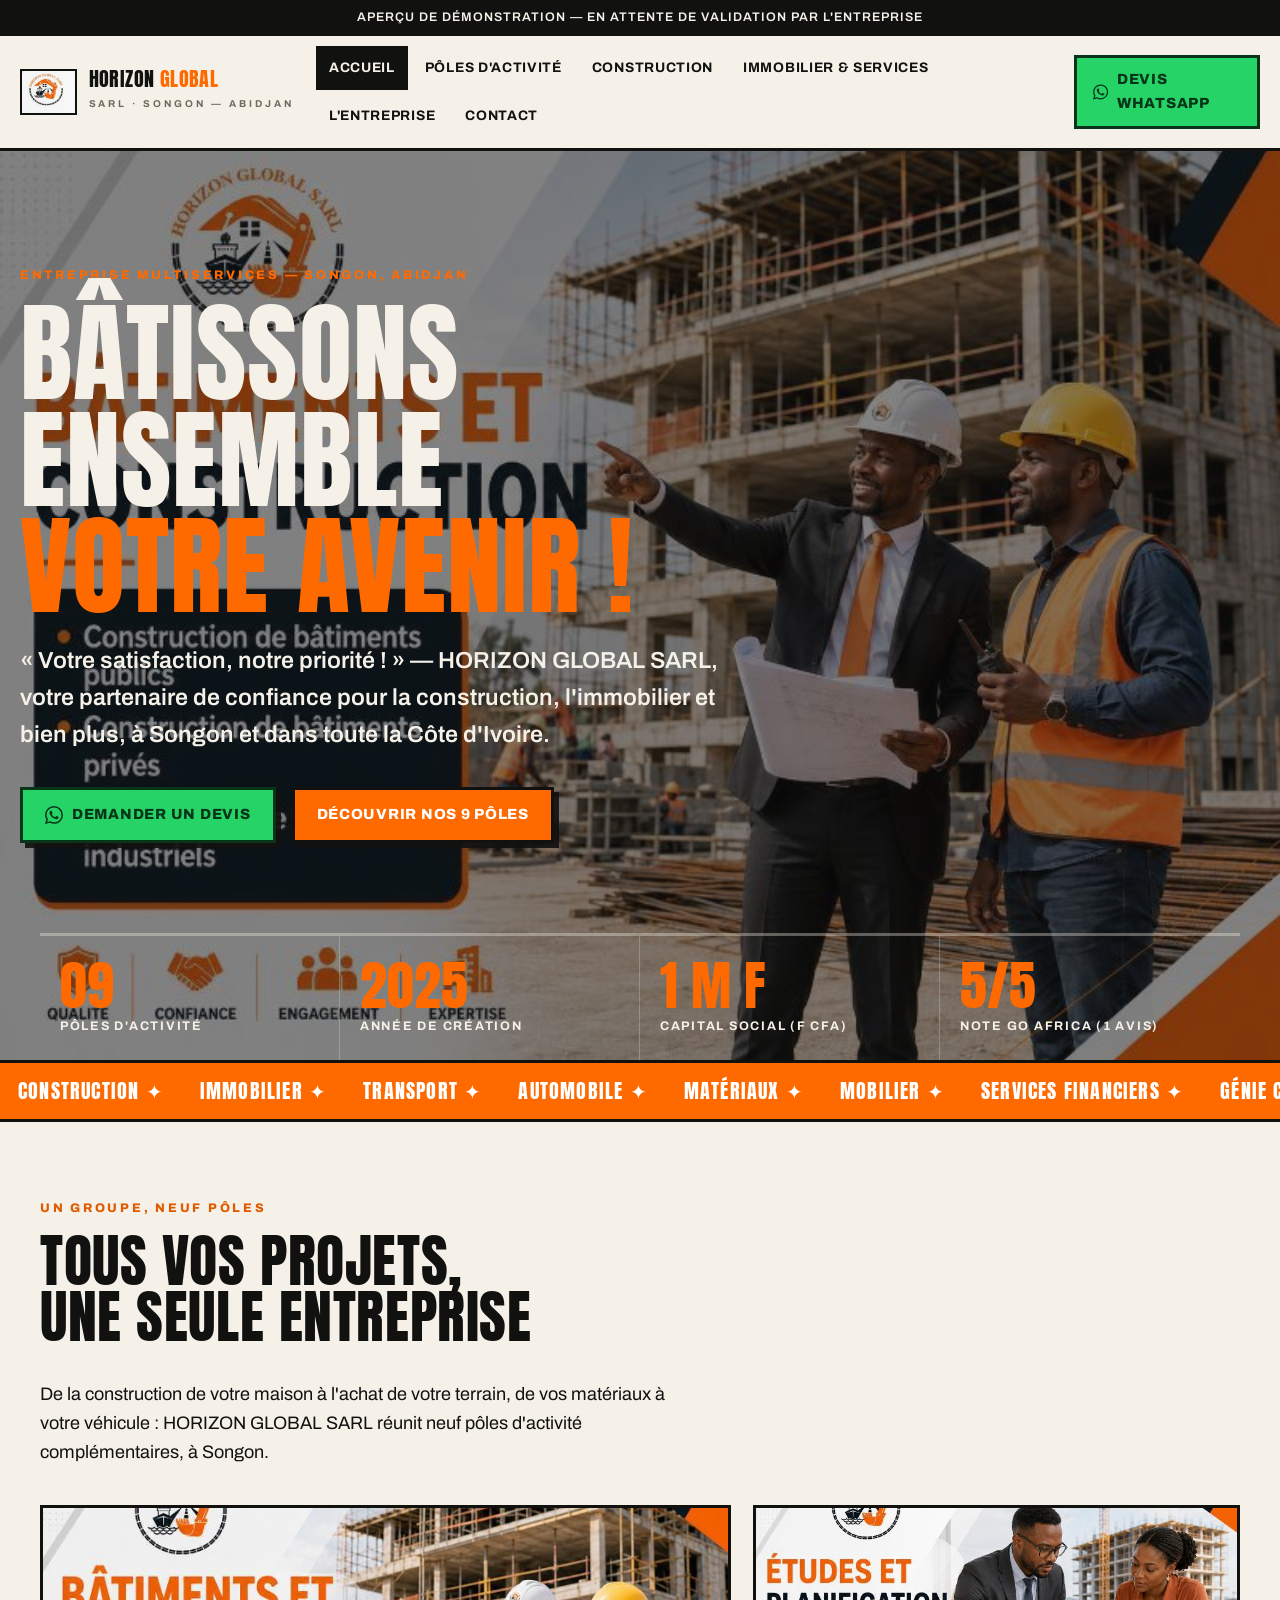
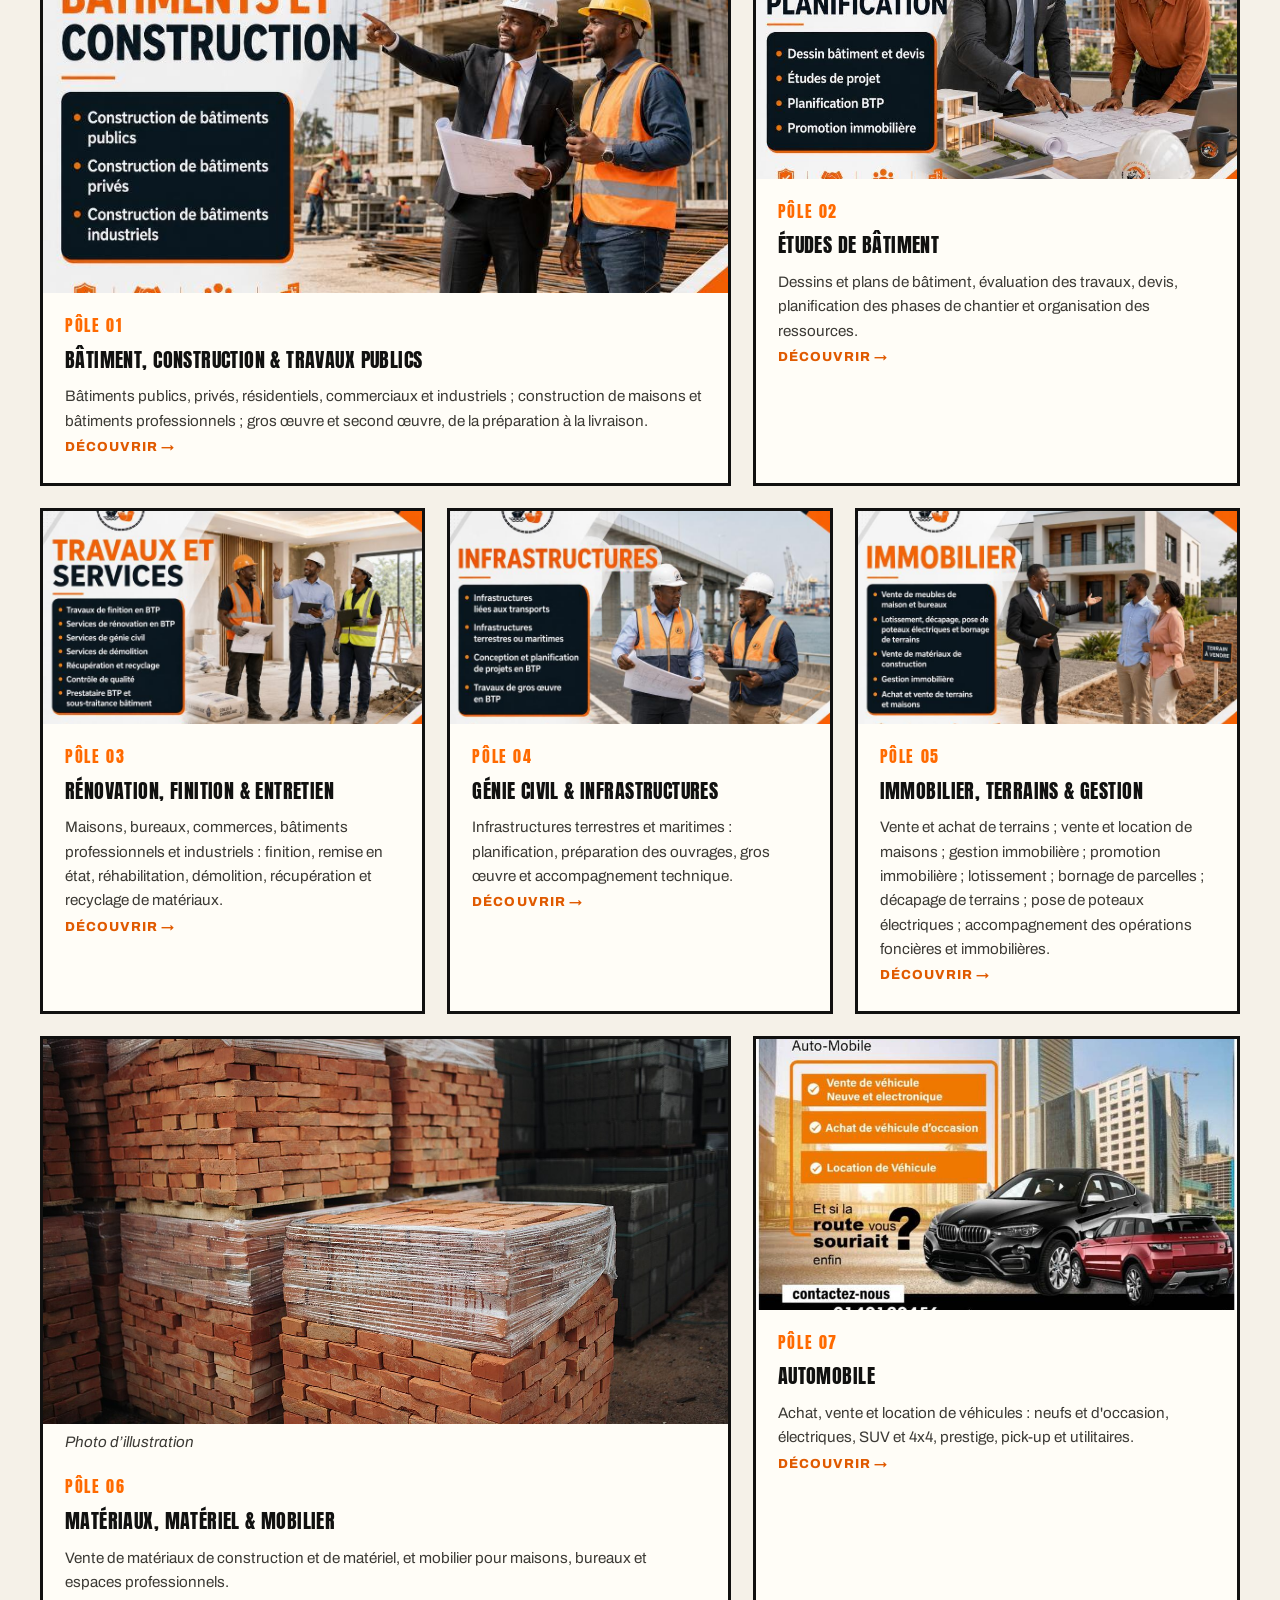
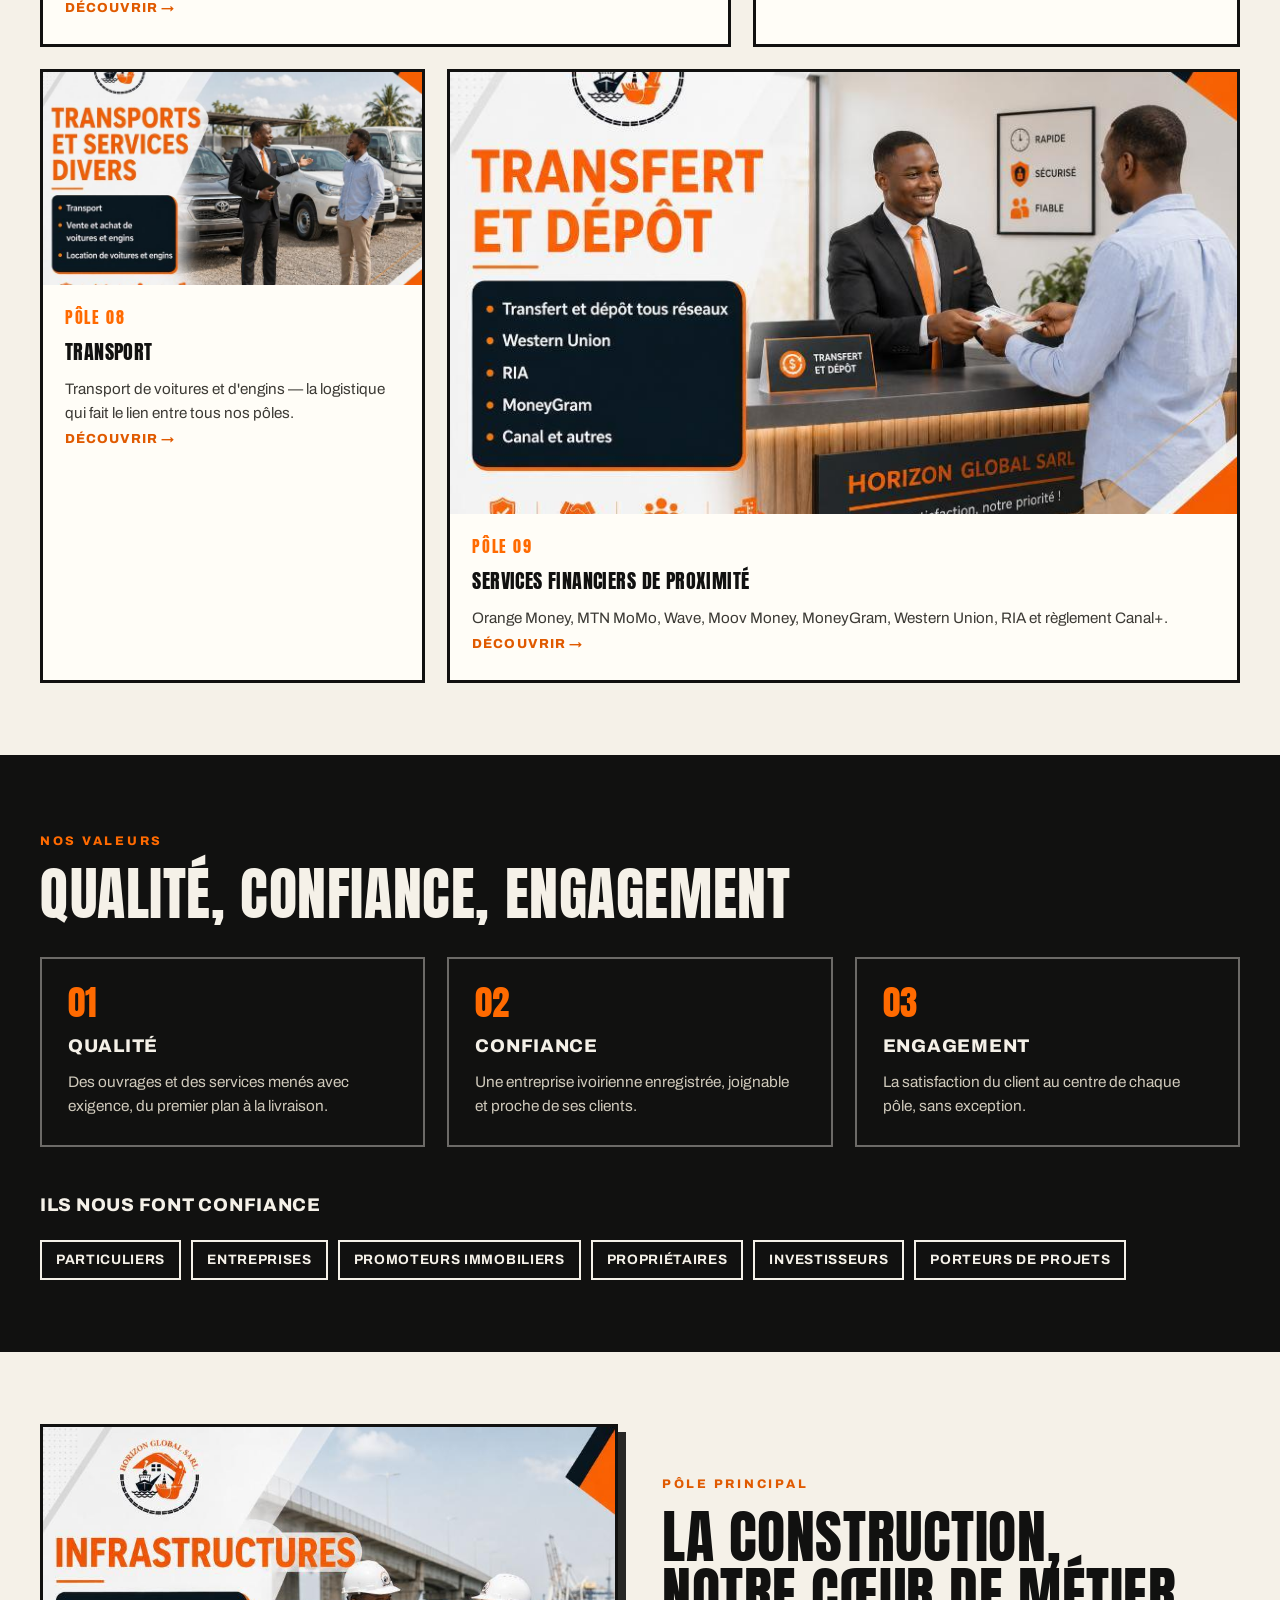
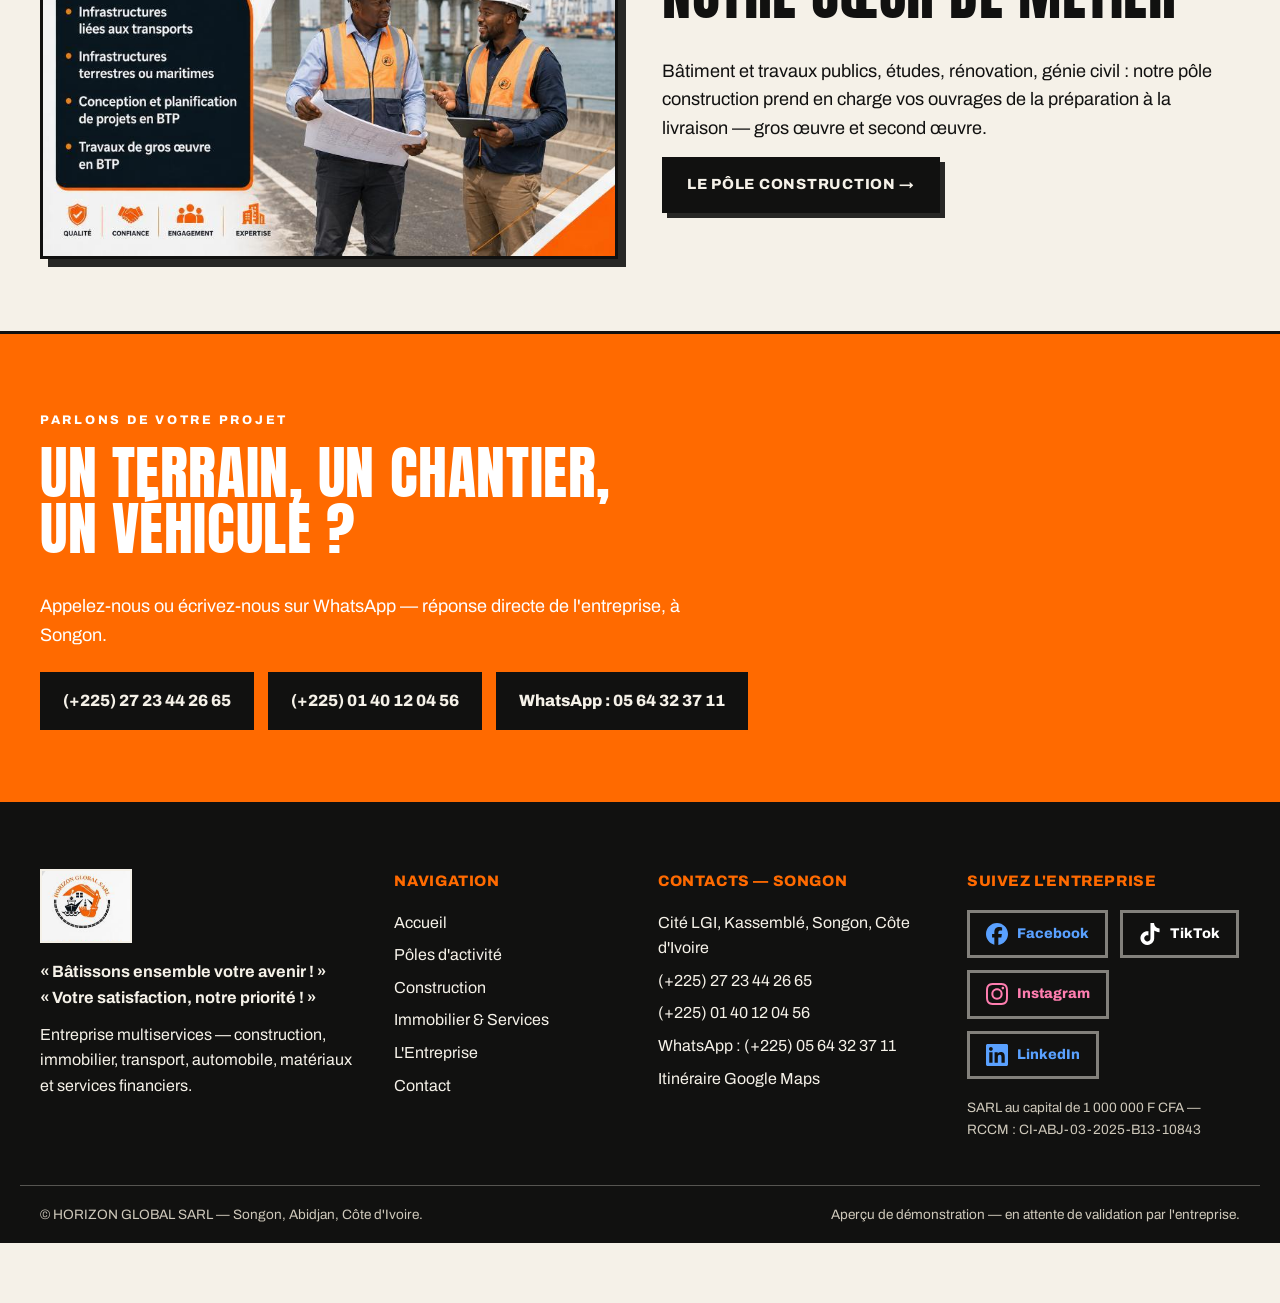
<file: index.html>
<!DOCTYPE html>
<html lang="fr">
<head>
<meta charset="UTF-8">
<meta name="viewport" content="width=device-width, initial-scale=1.0">
<title>HORIZON GLOBAL SARL — Accueil | Construction, Immobilier & Multiservices à Songon, Abidjan</title>
<meta name="description" content="HORIZON GLOBAL SARL, entreprise multiservices à Songon (Abidjan) : bâtiment et travaux publics, études, rénovation, génie civil, immobilier, matériaux, automobile, transport et services financiers. « Bâtissons ensemble votre avenir ! »">
<link rel="icon" type="image/png" href="assets/images/logo-horizon-global.png">
<link rel="preconnect" href="https://fonts.googleapis.com">
<link rel="preconnect" href="https://fonts.gstatic.com" crossorigin>
<link href="https://fonts.googleapis.com/css2?family=Anton&family=Archivo:wght@400;500;600;700;800&display=swap" rel="stylesheet">
<link rel="stylesheet" href="assets/css/style.css">
</head>
<body>
<div class="demo-banner">Aperçu de démonstration — en attente de validation par l'entreprise</div>
<header class="site-header">
  <a class="brand" href="index.html" aria-label="HORIZON GLOBAL SARL — Accueil">
    <img src="assets/images/logo-horizon-global.png" alt="Logo HORIZON GLOBAL SARL" width="52" height="44">
    <span class="brand-text"><strong>HORIZON <em>GLOBAL</em></strong><small>SARL · SONGON — ABIDJAN</small></span>
  </a>
  <button class="nav-toggle" type="button" aria-expanded="false" aria-controls="nav-principale" aria-label="Ouvrir le menu">
    <span></span><span></span><span></span>
  </button>
  <nav class="main-nav" id="nav-principale" aria-label="Navigation principale"><a href="index.html" class="actif">Accueil</a><a href="poles.html">Pôles d'activité</a><a href="construction.html">Construction</a><a href="immobilier-services.html">Immobilier & Services</a><a href="entreprise.html">L'Entreprise</a><a href="contact.html">Contact</a></nav>
  <a class="btn btn-wa header-cta" href="https://api.whatsapp.com/send?phone=2250564323711" target="_blank" rel="noopener"><svg viewBox="0 0 24 24" width="18" height="18" fill="currentColor" aria-hidden="true" focusable="false"><path d="M17.472 14.382c-.297-.149-1.758-.867-2.03-.967-.273-.099-.471-.148-.67.15-.197.297-.767.966-.94 1.164-.173.199-.347.223-.644.075-.297-.15-1.255-.463-2.39-1.475-.883-.788-1.48-1.761-1.653-2.059-.173-.297-.018-.458.13-.606.134-.133.298-.347.446-.52.149-.174.198-.298.298-.497.099-.198.05-.371-.025-.52-.075-.149-.669-1.612-.916-2.207-.242-.579-.487-.5-.669-.51-.173-.008-.371-.01-.57-.01-.198 0-.52.074-.792.372-.272.297-1.04 1.016-1.04 2.479 0 1.462 1.065 2.875 1.213 3.074.149.198 2.096 3.2 5.077 4.487.709.306 1.262.489 1.694.625.712.227 1.36.195 1.871.118.571-.085 1.758-.719 2.006-1.413.248-.694.248-1.289.173-1.413-.074-.124-.272-.198-.57-.347m-5.421 7.403h-.004a9.87 9.87 0 01-5.031-1.378l-.361-.214-3.741.982.998-3.648-.235-.374a9.86 9.86 0 01-1.51-5.26c.001-5.45 4.436-9.884 9.888-9.884 2.64 0 5.122 1.03 6.988 2.898a9.825 9.825 0 012.893 6.994c-.003 5.45-4.437 9.884-9.885 9.884m8.413-18.297A11.815 11.815 0 0012.05 0C5.495 0 .16 5.335.157 11.892c0 2.096.547 4.142 1.588 5.945L.057 24l6.305-1.654a11.882 11.882 0 005.683 1.448h.005c6.554 0 11.89-5.335 11.893-11.893a11.821 11.821 0 00-3.48-8.413Z"/></svg><span>Devis WhatsApp</span></a>
</header>
<main>

<section class="hero">
  <div class="hero-bg"><img src="assets/images/btp.jpg" alt="Visuel publié par l'entreprise : bâtiment, construction et travaux publics"></div>
  <div class="wrap hero-inner">
    <span class="eyebrow" style="color:var(--orange)">Entreprise multiservices — Songon, Abidjan</span>
    <h1>Bâtissons ensemble <span class="hl">votre avenir !</span></h1>
    <p class="baseline">« Votre satisfaction, notre priorité ! » — HORIZON GLOBAL SARL, votre partenaire de confiance pour la construction, l'immobilier et bien plus, à Songon et dans toute la Côte d'Ivoire.</p>
    <div class="hero-ctas">
      <a class="btn btn-wa" href="contact.html#devis"><svg viewBox="0 0 24 24" width="18" height="18" fill="currentColor" aria-hidden="true" focusable="false"><path d="M17.472 14.382c-.297-.149-1.758-.867-2.03-.967-.273-.099-.471-.148-.67.15-.197.297-.767.966-.94 1.164-.173.199-.347.223-.644.075-.297-.15-1.255-.463-2.39-1.475-.883-.788-1.48-1.761-1.653-2.059-.173-.297-.018-.458.13-.606.134-.133.298-.347.446-.52.149-.174.198-.298.298-.497.099-.198.05-.371-.025-.52-.075-.149-.669-1.612-.916-2.207-.242-.579-.487-.5-.669-.51-.173-.008-.371-.01-.57-.01-.198 0-.52.074-.792.372-.272.297-1.04 1.016-1.04 2.479 0 1.462 1.065 2.875 1.213 3.074.149.198 2.096 3.2 5.077 4.487.709.306 1.262.489 1.694.625.712.227 1.36.195 1.871.118.571-.085 1.758-.719 2.006-1.413.248-.694.248-1.289.173-1.413-.074-.124-.272-.198-.57-.347m-5.421 7.403h-.004a9.87 9.87 0 01-5.031-1.378l-.361-.214-3.741.982.998-3.648-.235-.374a9.86 9.86 0 01-1.51-5.26c.001-5.45 4.436-9.884 9.888-9.884 2.64 0 5.122 1.03 6.988 2.898a9.825 9.825 0 012.893 6.994c-.003 5.45-4.437 9.884-9.885 9.884m8.413-18.297A11.815 11.815 0 0012.05 0C5.495 0 .16 5.335.157 11.892c0 2.096.547 4.142 1.588 5.945L.057 24l6.305-1.654a11.882 11.882 0 005.683 1.448h.005c6.554 0 11.89-5.335 11.893-11.893a11.821 11.821 0 00-3.48-8.413Z"/></svg> Demander un devis</a>
      <a class="btn btn-orange" href="poles.html">Découvrir nos 9 pôles</a>
    </div>
  </div>
  <div class="wrap"><div class="hero-stats">
    <div class="stat"><span class="num">09</span><span class="lbl">Pôles d'activité</span></div>
    <div class="stat"><span class="num">2025</span><span class="lbl">Année de création</span></div>
    <div class="stat"><span class="num">1 M F</span><span class="lbl">Capital social (F CFA)</span></div>
    <div class="stat"><span class="num">5/5</span><span class="lbl">Note Go Africa (1 avis)</span></div>
  </div></div>
</section>

<div class="marquee" aria-hidden="true"><div class="marquee-track"><span>Construction ✦</span><span>Immobilier ✦</span><span>Transport ✦</span><span>Automobile ✦</span><span>Matériaux ✦</span><span>Mobilier ✦</span><span>Services financiers ✦</span><span>Génie civil ✦</span><span>Rénovation ✦</span><span>Construction ✦</span><span>Immobilier ✦</span><span>Transport ✦</span><span>Automobile ✦</span><span>Matériaux ✦</span><span>Mobilier ✦</span><span>Services financiers ✦</span><span>Génie civil ✦</span><span>Rénovation ✦</span></div></div>

<section>
  <div class="wrap">
    <span class="eyebrow">Un groupe, neuf pôles</span>
    <h2>Tous vos projets,<br>une seule entreprise</h2>
    <p class="lead">De la construction de votre maison à l'achat de votre terrain, de vos matériaux à votre véhicule : HORIZON GLOBAL SARL réunit neuf pôles d'activité complémentaires, à Songon.</p>
    <div class="poles-grid">
    <a class="pole-card" href="poles.html#pole-01">
      <span class="ph"><img src="assets/images/btp.jpg" alt="Visuel publié par l'entreprise : bâtiment, construction et travaux publics" loading="lazy"></span>
      
      <span class="pc-body"><span class="pc-num">PÔLE 01</span><h3>Bâtiment, construction & travaux publics</h3><p>Bâtiments publics, privés, résidentiels, commerciaux et industriels ; construction de maisons et bâtiments professionnels ; gros œuvre et second œuvre, de la préparation à la livraison.</p><span class="pc-link">Découvrir →</span></span>
    </a>
    <a class="pole-card" href="poles.html#pole-02">
      <span class="ph"><img src="assets/images/etudes.jpg" alt="Visuel publié par l'entreprise : études de bâtiment" loading="lazy"></span>
      
      <span class="pc-body"><span class="pc-num">PÔLE 02</span><h3>Études de bâtiment</h3><p>Dessins et plans de bâtiment, évaluation des travaux, devis, planification des phases de chantier et organisation des ressources.</p><span class="pc-link">Découvrir →</span></span>
    </a>
    <a class="pole-card" href="poles.html#pole-03">
      <span class="ph"><img src="assets/images/renovation.jpg" alt="Visuel publié par l'entreprise : rénovation, finition et entretien" loading="lazy"></span>
      
      <span class="pc-body"><span class="pc-num">PÔLE 03</span><h3>Rénovation, finition & entretien</h3><p>Maisons, bureaux, commerces, bâtiments professionnels et industriels : finition, remise en état, réhabilitation, démolition, récupération et recyclage de matériaux.</p><span class="pc-link">Découvrir →</span></span>
    </a>
    <a class="pole-card" href="poles.html#pole-04">
      <span class="ph"><img src="assets/images/genie-civil.jpg" alt="Visuel publié par l'entreprise : génie civil et infrastructures" loading="lazy"></span>
      
      <span class="pc-body"><span class="pc-num">PÔLE 04</span><h3>Génie civil & infrastructures</h3><p>Infrastructures terrestres et maritimes : planification, préparation des ouvrages, gros œuvre et accompagnement technique.</p><span class="pc-link">Découvrir →</span></span>
    </a>
    <a class="pole-card" href="poles.html#pole-05">
      <span class="ph"><img src="assets/images/immobilier.jpg" alt="Visuel publié par l'entreprise : immobilier, terrains et gestion immobilière" loading="lazy"></span>
      
      <span class="pc-body"><span class="pc-num">PÔLE 05</span><h3>Immobilier, terrains & gestion</h3><p>Vente et achat de terrains ; vente et location de maisons ; gestion immobilière ; promotion immobilière ; lotissement ; bornage de parcelles ; décapage de terrains ; pose de poteaux électriques ; accompagnement des opérations foncières et immobilières.</p><span class="pc-link">Découvrir →</span></span>
    </a>
    <a class="pole-card" href="poles.html#pole-06">
      <span class="ph"><img src="assets/images/materiaux.jpg" alt="Photo d'illustration : matériaux de construction" loading="lazy"></span>
      <p class="illus-caption">Photo d’illustration</p>
      <span class="pc-body"><span class="pc-num">PÔLE 06</span><h3>Matériaux, matériel & mobilier</h3><p>Vente de matériaux de construction et de matériel, et mobilier pour maisons, bureaux et espaces professionnels.</p><span class="pc-link">Découvrir →</span></span>
    </a>
    <a class="pole-card" href="poles.html#pole-07">
      <span class="ph"><img src="assets/images/automobile.jpg" alt="Visuel publié par l'entreprise : automobile" loading="lazy"></span>
      
      <span class="pc-body"><span class="pc-num">PÔLE 07</span><h3>Automobile</h3><p>Achat, vente et location de véhicules : neufs et d'occasion, électriques, SUV et 4x4, prestige, pick-up et utilitaires.</p><span class="pc-link">Découvrir →</span></span>
    </a>
    <a class="pole-card" href="poles.html#pole-08">
      <span class="ph"><img src="assets/images/transport.jpg" alt="Visuel publié par l'entreprise : transport de voitures et d'engins" loading="lazy"></span>
      
      <span class="pc-body"><span class="pc-num">PÔLE 08</span><h3>Transport</h3><p>Transport de voitures et d'engins — la logistique qui fait le lien entre tous nos pôles.</p><span class="pc-link">Découvrir →</span></span>
    </a>
    <a class="pole-card" href="poles.html#pole-09">
      <span class="ph"><img src="assets/images/finance.jpg" alt="Visuel publié par l'entreprise : services financiers de proximité" loading="lazy"></span>
      
      <span class="pc-body"><span class="pc-num">PÔLE 09</span><h3>Services financiers de proximité</h3><p>Orange Money, MTN MoMo, Wave, Moov Money, MoneyGram, Western Union, RIA et règlement Canal+.</p><span class="pc-link">Découvrir →</span></span>
    </a>
    </div>
  </div>
</section>

<section class="band-dark">
  <div class="wrap">
    <span class="eyebrow">Nos valeurs</span>
    <h2>Qualité, confiance, engagement</h2>
    <div class="valeurs">
      <div class="valeur"><span class="v-num">01</span><h3>Qualité</h3><p>Des ouvrages et des services menés avec exigence, du premier plan à la livraison.</p></div>
      <div class="valeur"><span class="v-num">02</span><h3>Confiance</h3><p>Une entreprise ivoirienne enregistrée, joignable et proche de ses clients.</p></div>
      <div class="valeur"><span class="v-num">03</span><h3>Engagement</h3><p>La satisfaction du client au centre de chaque pôle, sans exception.</p></div>
    </div>
    <h3 style="margin-top:44px;color:var(--papier)">Ils nous font confiance</h3>
    <div class="chips">
      <span class="chip">Particuliers</span><span class="chip">Entreprises</span><span class="chip">Promoteurs immobiliers</span><span class="chip">Propriétaires</span><span class="chip">Investisseurs</span><span class="chip">Porteurs de projets</span>
    </div>
  </div>
</section>

<section>
  <div class="wrap split">
    <div class="ph"><img src="assets/images/genie-civil.jpg" alt="Visuel publié par l'entreprise : génie civil et infrastructures" loading="lazy"></div>
    <div>
      <span class="eyebrow">Pôle principal</span>
      <h2>La construction,<br>notre cœur de métier</h2>
      <p class="lead">Bâtiment et travaux publics, études, rénovation, génie civil : notre pôle construction prend en charge vos ouvrages de la préparation à la livraison — gros œuvre et second œuvre.</p>
      <p style="margin-top:14px"><a class="btn btn-dark" href="construction.html">Le pôle construction →</a></p>
    </div>
  </div>
</section>

<section class="cta-band">
  <div class="wrap">
    <span class="eyebrow" style="color:#fff">Parlons de votre projet</span>
    <h2>Un terrain, un chantier,<br>un véhicule ?</h2>
    <p class="lead" style="color:#fff">Appelez-nous ou écrivez-nous sur WhatsApp — réponse directe de l'entreprise, à Songon.</p>
    <div class="cta-nums">
      <a href="tel:+2252723442665">(+225) 27 23 44 26 65</a>
      <a href="tel:+2250140120456">(+225) 01 40 12 04 56</a>
      <a href="https://api.whatsapp.com/send?phone=2250564323711" target="_blank" rel="noopener">WhatsApp : 05 64 32 37 11</a>
    </div>
  </div>
</section>

</main>
<footer class="site-footer">
  <div class="footer-grid">
    <div class="footer-col footer-brand">
      <img src="assets/images/logo-horizon-global.png" alt="Logo HORIZON GLOBAL SARL" width="86" height="74" loading="lazy">
      <p class="footer-baseline">« Bâtissons ensemble votre avenir ! »<br>« Votre satisfaction, notre priorité ! »</p>
      <p>Entreprise multiservices — construction, immobilier, transport, automobile, matériaux et services financiers.</p>
    </div>
    <div class="footer-col">
      <h3>Navigation</h3>
      <ul><li><a href="index.html">Accueil</a></li><li><a href="poles.html">Pôles d'activité</a></li><li><a href="construction.html">Construction</a></li><li><a href="immobilier-services.html">Immobilier & Services</a></li><li><a href="entreprise.html">L'Entreprise</a></li><li><a href="contact.html">Contact</a></li></ul>
    </div>
    <div class="footer-col">
      <h3>Contacts — Songon</h3>
      <ul class="footer-contacts">
        <li>Cité LGI, Kassemblé, Songon, Côte d'Ivoire</li>
        <li><a href="tel:+2252723442665">(+225) 27 23 44 26 65</a></li>
        <li><a href="tel:+2250140120456">(+225) 01 40 12 04 56</a></li>
        <li><a href="https://api.whatsapp.com/send?phone=2250564323711" target="_blank" rel="noopener">WhatsApp : (+225) 05 64 32 37 11</a></li>
        <li><a href="https://www.google.com/maps/dir/?api=1&destination=Cit%C3%A9%20LGI%2C%20Kassembl%C3%A9%2C%20Songon%2C%20C%C3%B4te%20d%27Ivoire" target="_blank" rel="noopener">Itinéraire Google Maps</a></li>
      </ul>
    </div>
    <div class="footer-col">
      <h3>Suivez l'entreprise</h3>
      <div class="socials"><a class="soc soc-fb soc-footer" href="https://facebook.com/people/Horizon-Global-Sarl-business/61591582659764/" target="_blank" rel="noopener" aria-label="Facebook — HORIZON GLOBAL SARL"><svg viewBox="0 0 24 24" width="22" height="22" fill="currentColor" aria-hidden="true" focusable="false"><path d="M9.101 23.691v-7.98H6.627v-3.667h2.474v-1.58c0-4.085 1.848-5.978 5.858-5.978.401 0 .955.042 1.468.103a8.68 8.68 0 0 1 1.141.195v3.325a8.623 8.623 0 0 0-.653-.036 26.805 26.805 0 0 0-.733-.009c-.707 0-1.259.096-1.675.309a1.686 1.686 0 0 0-.679.622c-.258.42-.374.995-.374 1.752v1.297h3.919l-.386 2.103-.287 1.564h-3.246v8.245C19.396 23.238 24 18.179 24 12.044c0-6.627-5.373-12-12-12s-12 5.373-12 12c0 5.628 3.874 10.35 9.101 11.647Z"/></svg><span>Facebook</span></a><a class="soc soc-tt soc-footer" href="https://www.tiktok.com/@horizon.global.sa6" target="_blank" rel="noopener" aria-label="TikTok — HORIZON GLOBAL SARL"><svg viewBox="0 0 24 24" width="22" height="22" fill="currentColor" aria-hidden="true" focusable="false"><path d="M12.525.02c1.31-.02 2.61-.01 3.91-.02.08 1.53.63 3.09 1.75 4.17 1.12 1.11 2.7 1.62 4.24 1.79v4.03c-1.44-.05-2.89-.35-4.2-.97-.57-.26-1.1-.59-1.62-.93-.01 2.92.01 5.84-.02 8.75-.08 1.4-.54 2.79-1.35 3.94-1.31 1.92-3.58 3.17-5.91 3.21-1.43.08-2.86-.31-4.08-1.03-2.02-1.19-3.44-3.37-3.65-5.71-.02-.5-.03-1-.01-1.49.18-1.9 1.12-3.72 2.58-4.96 1.66-1.44 3.98-2.13 6.15-1.72.02 1.48-.04 2.96-.04 4.44-.99-.32-2.15-.23-3.02.37-.63.41-1.11 1.04-1.36 1.75-.21.51-.15 1.07-.14 1.61.24 1.64 1.82 3.02 3.5 2.87 1.12-.01 2.19-.66 2.77-1.61.19-.33.4-.67.41-1.06.1-1.79.06-3.57.07-5.36.01-4.03-.01-8.05.02-12.07z"/></svg><span>TikTok</span></a><a class="soc soc-ig soc-footer" href="https://www.instagram.com/horizonglobal.sarl" target="_blank" rel="noopener" aria-label="Instagram — HORIZON GLOBAL SARL"><svg viewBox="0 0 24 24" width="22" height="22" fill="currentColor" aria-hidden="true" focusable="false"><path d="M7.0301.084c-1.2768.0602-2.1487.264-2.911.5634-.7888.3075-1.4575.72-2.1228 1.3877-.6652.6677-1.075 1.3368-1.3802 2.127-.2954.7638-.4956 1.6365-.552 2.914-.0564 1.2775-.0689 1.6882-.0626 4.947.0062 3.2586.0206 3.6671.0825 4.9473.061 1.2765.264 2.1482.5635 2.9107.308.7889.72 1.4573 1.388 2.1228.6679.6655 1.3365 1.0743 2.1285 1.38.7632.295 1.6361.4961 2.9134.552 1.2773.056 1.6884.069 4.9462.0627 3.2578-.0062 3.668-.0207 4.9478-.0814 1.28-.0607 2.147-.2652 2.9098-.5633.7889-.3086 1.4578-.72 2.1228-1.3881.665-.6682 1.0745-1.3378 1.3795-2.1284.2957-.7632.4966-1.636.552-2.9124.056-1.2809.0692-1.6898.063-4.948-.0063-3.2583-.021-3.6668-.0817-4.9465-.0607-1.2797-.264-2.1487-.5633-2.9117-.3084-.7889-.72-1.4568-1.3876-2.1228C21.2982 1.33 20.628.9208 19.8378.6165 19.074.321 18.2017.1197 16.9244.0645 15.6471.0093 15.236-.005 11.977.0014 8.718.0076 8.31.0215 7.0301.0839m.1402 21.6932c-1.17-.0509-1.8053-.2453-2.2287-.408-.5606-.216-.96-.4771-1.3819-.895-.422-.4178-.6811-.8186-.9-1.378-.1644-.4234-.3624-1.058-.4171-2.228-.0595-1.2645-.072-1.6442-.079-4.848-.007-3.2037.0053-3.583.0607-4.848.05-1.169.2456-1.805.408-2.2282.216-.5613.4762-.96.895-1.3816.4188-.4217.8184-.6814 1.3783-.9003.423-.1651 1.0575-.3614 2.227-.4171 1.2655-.06 1.6447-.072 4.848-.079 3.2033-.007 3.5835.005 4.8495.0608 1.169.0508 1.8053.2445 2.228.408.5608.216.96.4754 1.3816.895.4217.4194.6816.8176.9005 1.3787.1653.4217.3617 1.056.4169 2.2263.0602 1.2655.0739 1.645.0796 4.848.0058 3.203-.0055 3.5834-.061 4.848-.051 1.17-.245 1.8055-.408 2.2294-.216.5604-.4763.96-.8954 1.3814-.419.4215-.8181.6811-1.3783.9-.4224.1649-1.0577.3617-2.2262.4174-1.2656.0595-1.6448.072-4.8493.079-3.2045.007-3.5825-.006-4.848-.0608M16.953 5.5864A1.44 1.44 0 1 0 18.39 4.144a1.44 1.44 0 0 0-1.437 1.4424M5.8385 12.012c.0067 3.4032 2.7706 6.1557 6.173 6.1493 3.4026-.0065 6.157-2.7701 6.1506-6.1733-.0065-3.4032-2.771-6.1565-6.174-6.1498-3.403.0067-6.156 2.771-6.1496 6.1738M8 12.0077a4 4 0 1 1 4.008 3.9921A3.9996 3.9996 0 0 1 8 12.0077"/></svg><span>Instagram</span></a><a class="soc soc-li soc-footer" href="https://www.linkedin.com/in/horizon-globale-sarl-967104416" target="_blank" rel="noopener" aria-label="LinkedIn — HORIZON GLOBAL SARL"><svg viewBox="0 0 24 24" width="22" height="22" fill="currentColor" aria-hidden="true" focusable="false"><path d="M20.447 20.452h-3.554v-5.569c0-1.328-.027-3.037-1.852-3.037-1.853 0-2.136 1.445-2.136 2.939v5.667H9.351V9h3.414v1.561h.046c.477-.9 1.637-1.85 3.37-1.85 3.601 0 4.267 2.37 4.267 5.455v6.286zM5.337 7.433c-1.144 0-2.063-.926-2.063-2.065 0-1.138.92-2.063 2.063-2.063 1.14 0 2.064.925 2.064 2.063 0 1.139-.925 2.065-2.064 2.065zm1.782 13.019H3.555V9h3.564v11.452zM22.225 0H1.771C.792 0 0 .774 0 1.729v20.542C0 23.227.792 24 1.771 24h20.451C23.2 24 24 23.227 24 22.271V1.729C24 .774 23.2 0 22.222 0h.003z"/></svg><span>LinkedIn</span></a></div>
      <p class="footer-legal">SARL au capital de 1 000 000 F CFA — RCCM : CI-ABJ-03-2025-B13-10843</p>
    </div>
  </div>
  <div class="footer-bottom">
    <p>© HORIZON GLOBAL SARL — Songon, Abidjan, Côte d'Ivoire.</p>
    <p class="demo-note">Aperçu de démonstration — en attente de validation par l'entreprise.</p>
  </div>
</footer>
<div class="mobile-bar">
  <a class="mb-call" href="tel:+2252723442665">Appeler</a>
  <a class="mb-wa" href="https://api.whatsapp.com/send?phone=2250564323711" target="_blank" rel="noopener"><svg viewBox="0 0 24 24" width="20" height="20" fill="currentColor" aria-hidden="true" focusable="false"><path d="M17.472 14.382c-.297-.149-1.758-.867-2.03-.967-.273-.099-.471-.148-.67.15-.197.297-.767.966-.94 1.164-.173.199-.347.223-.644.075-.297-.15-1.255-.463-2.39-1.475-.883-.788-1.48-1.761-1.653-2.059-.173-.297-.018-.458.13-.606.134-.133.298-.347.446-.52.149-.174.198-.298.298-.497.099-.198.05-.371-.025-.52-.075-.149-.669-1.612-.916-2.207-.242-.579-.487-.5-.669-.51-.173-.008-.371-.01-.57-.01-.198 0-.52.074-.792.372-.272.297-1.04 1.016-1.04 2.479 0 1.462 1.065 2.875 1.213 3.074.149.198 2.096 3.2 5.077 4.487.709.306 1.262.489 1.694.625.712.227 1.36.195 1.871.118.571-.085 1.758-.719 2.006-1.413.248-.694.248-1.289.173-1.413-.074-.124-.272-.198-.57-.347m-5.421 7.403h-.004a9.87 9.87 0 01-5.031-1.378l-.361-.214-3.741.982.998-3.648-.235-.374a9.86 9.86 0 01-1.51-5.26c.001-5.45 4.436-9.884 9.888-9.884 2.64 0 5.122 1.03 6.988 2.898a9.825 9.825 0 012.893 6.994c-.003 5.45-4.437 9.884-9.885 9.884m8.413-18.297A11.815 11.815 0 0012.05 0C5.495 0 .16 5.335.157 11.892c0 2.096.547 4.142 1.588 5.945L.057 24l6.305-1.654a11.882 11.882 0 005.683 1.448h.005c6.554 0 11.89-5.335 11.893-11.893a11.821 11.821 0 00-3.48-8.413Z"/></svg> WhatsApp</a>
</div>
<script src="assets/js/main.js"></script>
</body>
</html>
</file>
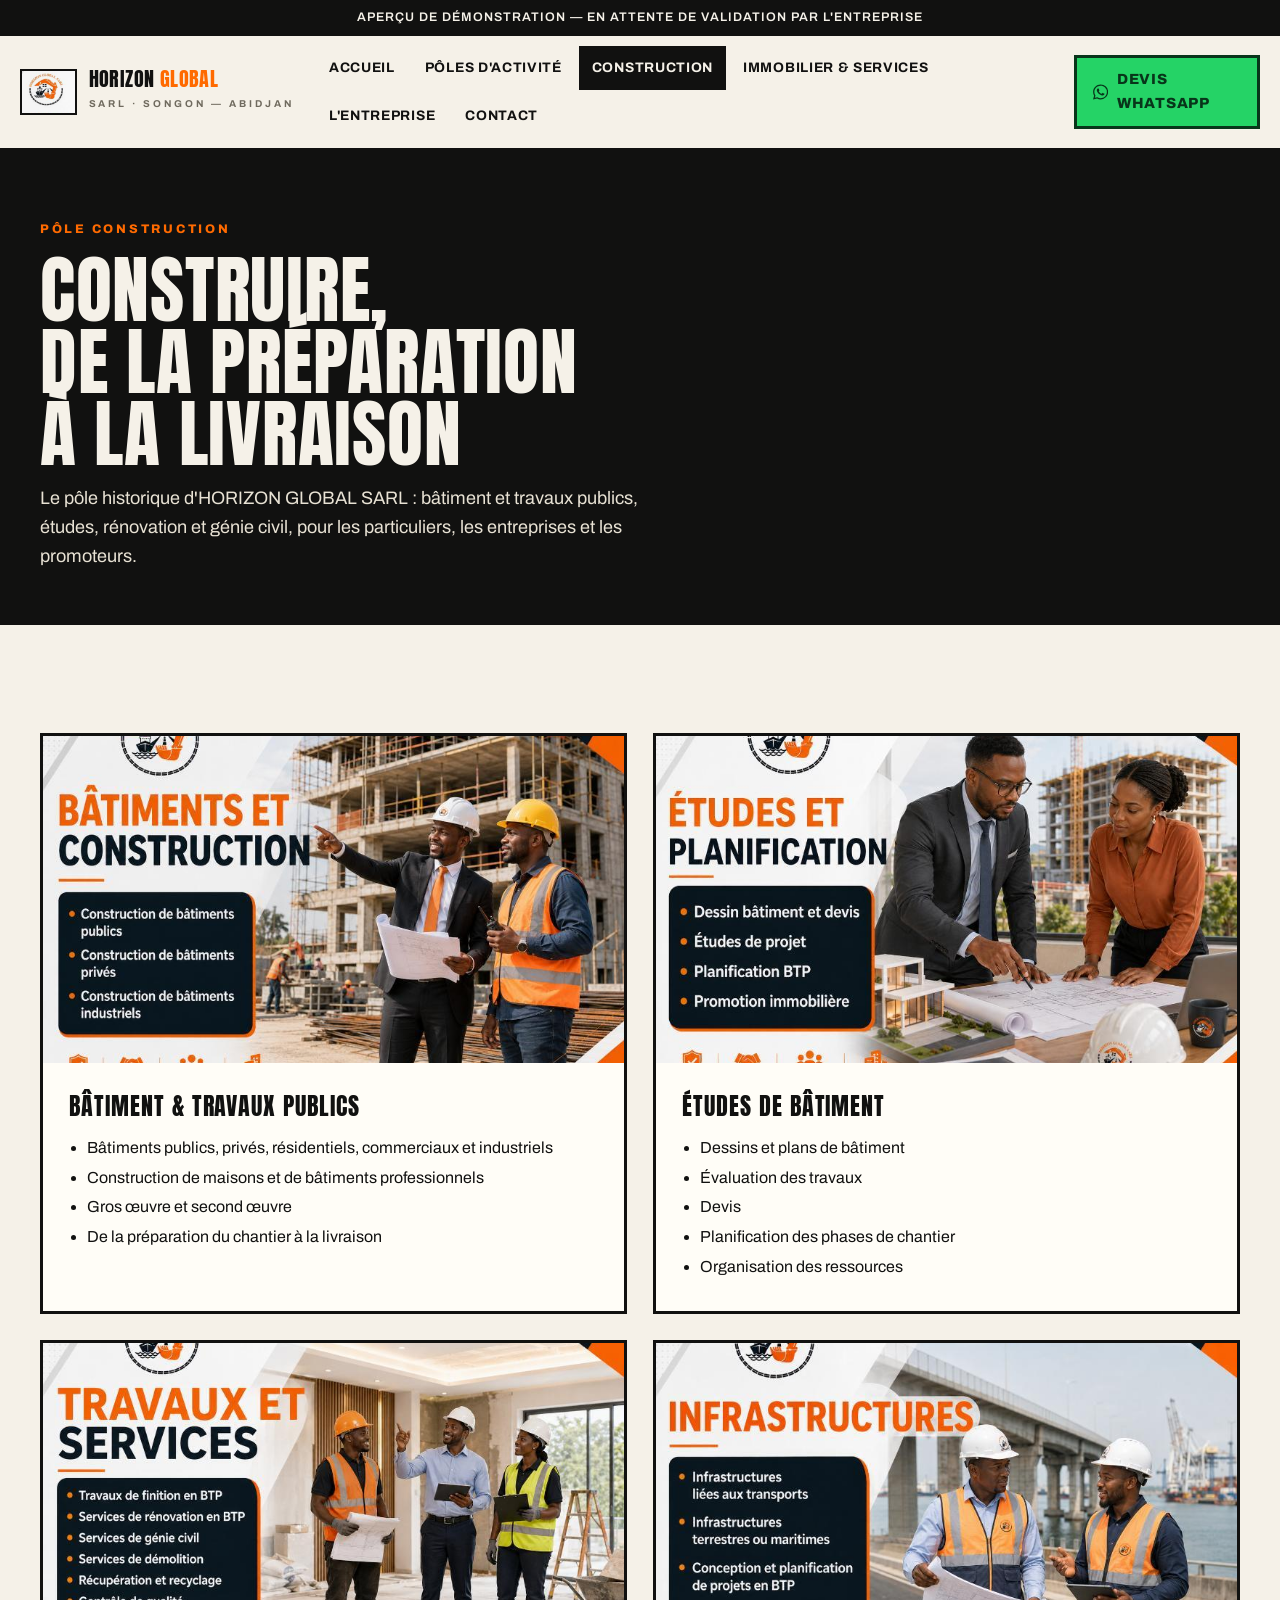
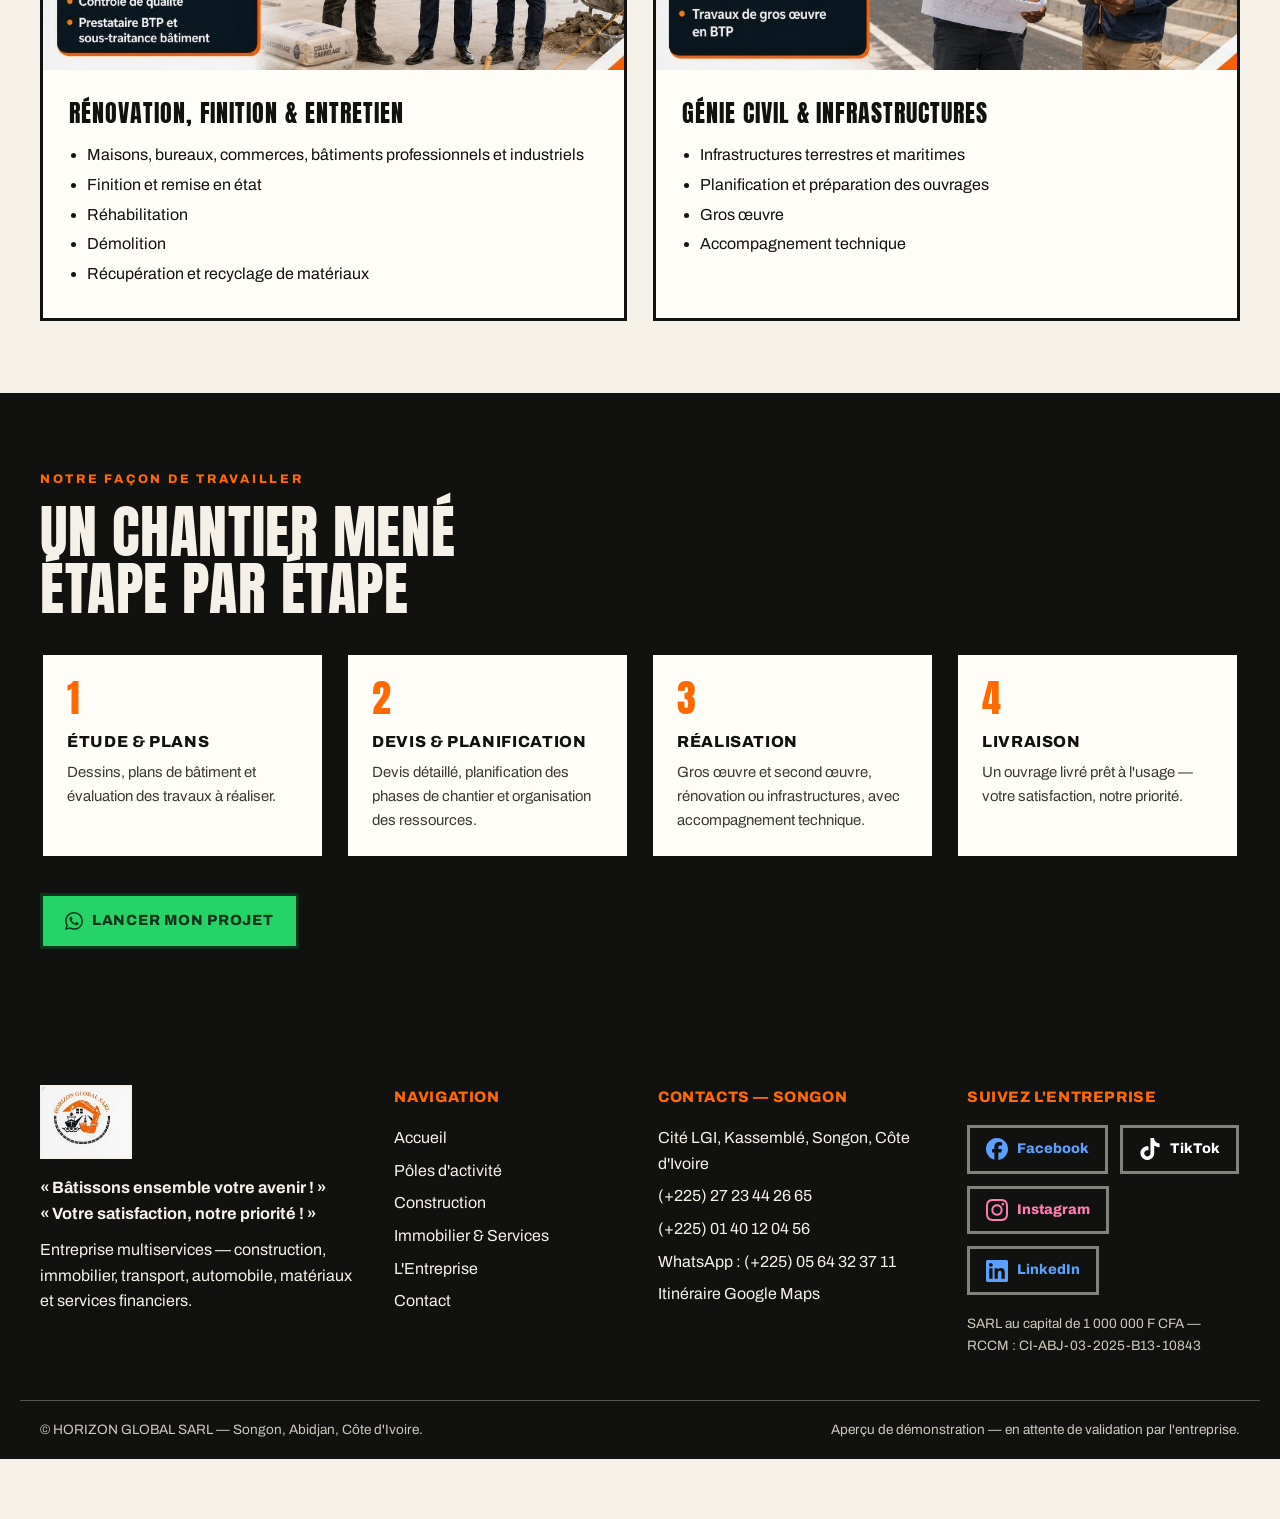
<file: construction.html>
<!DOCTYPE html>
<html lang="fr">
<head>
<meta charset="UTF-8">
<meta name="viewport" content="width=device-width, initial-scale=1.0">
<title>Construction — HORIZON GLOBAL SARL | Bâtiment, Études, Rénovation, Génie civil à Abidjan</title>
<meta name="description" content="Le pôle construction d'HORIZON GLOBAL SARL : bâtiments publics, privés, résidentiels, commerciaux et industriels, études et plans, rénovation, génie civil — de la préparation à la livraison.">
<link rel="icon" type="image/png" href="assets/images/logo-horizon-global.png">
<link rel="preconnect" href="https://fonts.googleapis.com">
<link rel="preconnect" href="https://fonts.gstatic.com" crossorigin>
<link href="https://fonts.googleapis.com/css2?family=Anton&family=Archivo:wght@400;500;600;700;800&display=swap" rel="stylesheet">
<link rel="stylesheet" href="assets/css/style.css">
</head>
<body>
<div class="demo-banner">Aperçu de démonstration — en attente de validation par l'entreprise</div>
<header class="site-header">
  <a class="brand" href="index.html" aria-label="HORIZON GLOBAL SARL — Accueil">
    <img src="assets/images/logo-horizon-global.png" alt="Logo HORIZON GLOBAL SARL" width="52" height="44">
    <span class="brand-text"><strong>HORIZON <em>GLOBAL</em></strong><small>SARL · SONGON — ABIDJAN</small></span>
  </a>
  <button class="nav-toggle" type="button" aria-expanded="false" aria-controls="nav-principale" aria-label="Ouvrir le menu">
    <span></span><span></span><span></span>
  </button>
  <nav class="main-nav" id="nav-principale" aria-label="Navigation principale"><a href="index.html">Accueil</a><a href="poles.html">Pôles d'activité</a><a href="construction.html" class="actif">Construction</a><a href="immobilier-services.html">Immobilier & Services</a><a href="entreprise.html">L'Entreprise</a><a href="contact.html">Contact</a></nav>
  <a class="btn btn-wa header-cta" href="https://api.whatsapp.com/send?phone=2250564323711" target="_blank" rel="noopener"><svg viewBox="0 0 24 24" width="18" height="18" fill="currentColor" aria-hidden="true" focusable="false"><path d="M17.472 14.382c-.297-.149-1.758-.867-2.03-.967-.273-.099-.471-.148-.67.15-.197.297-.767.966-.94 1.164-.173.199-.347.223-.644.075-.297-.15-1.255-.463-2.39-1.475-.883-.788-1.48-1.761-1.653-2.059-.173-.297-.018-.458.13-.606.134-.133.298-.347.446-.52.149-.174.198-.298.298-.497.099-.198.05-.371-.025-.52-.075-.149-.669-1.612-.916-2.207-.242-.579-.487-.5-.669-.51-.173-.008-.371-.01-.57-.01-.198 0-.52.074-.792.372-.272.297-1.04 1.016-1.04 2.479 0 1.462 1.065 2.875 1.213 3.074.149.198 2.096 3.2 5.077 4.487.709.306 1.262.489 1.694.625.712.227 1.36.195 1.871.118.571-.085 1.758-.719 2.006-1.413.248-.694.248-1.289.173-1.413-.074-.124-.272-.198-.57-.347m-5.421 7.403h-.004a9.87 9.87 0 01-5.031-1.378l-.361-.214-3.741.982.998-3.648-.235-.374a9.86 9.86 0 01-1.51-5.26c.001-5.45 4.436-9.884 9.888-9.884 2.64 0 5.122 1.03 6.988 2.898a9.825 9.825 0 012.893 6.994c-.003 5.45-4.437 9.884-9.885 9.884m8.413-18.297A11.815 11.815 0 0012.05 0C5.495 0 .16 5.335.157 11.892c0 2.096.547 4.142 1.588 5.945L.057 24l6.305-1.654a11.882 11.882 0 005.683 1.448h.005c6.554 0 11.89-5.335 11.893-11.893a11.821 11.821 0 00-3.48-8.413Z"/></svg><span>Devis WhatsApp</span></a>
</header>
<main>

<div class="page-head"><div class="wrap">
  <span class="eyebrow">Pôle construction</span>
  <h1>Construire,<br>de la préparation<br>à la livraison</h1>
  <p class="lead">Le pôle historique d'HORIZON GLOBAL SARL : bâtiment et travaux publics, études, rénovation et génie civil, pour les particuliers, les entreprises et les promoteurs.</p>
</div></div>

<section><div class="wrap">
  <div class="detail-grid">
    <article class="detail-card">
      <div class="ph"><img src="assets/images/btp.jpg" alt="Visuel publié par l'entreprise : bâtiment, construction et travaux publics" loading="lazy"></div>
      <div class="dc-body"><h3>Bâtiment & travaux publics</h3>
        <ul><li>Bâtiments publics, privés, résidentiels, commerciaux et industriels</li><li>Construction de maisons et de bâtiments professionnels</li><li>Gros œuvre et second œuvre</li><li>De la préparation du chantier à la livraison</li></ul>
      </div>
    </article>
    <article class="detail-card">
      <div class="ph"><img src="assets/images/etudes.jpg" alt="Visuel publié par l'entreprise : études de bâtiment" loading="lazy"></div>
      <div class="dc-body"><h3>Études de bâtiment</h3>
        <ul><li>Dessins et plans de bâtiment</li><li>Évaluation des travaux</li><li>Devis</li><li>Planification des phases de chantier</li><li>Organisation des ressources</li></ul>
      </div>
    </article>
    <article class="detail-card">
      <div class="ph"><img src="assets/images/renovation.jpg" alt="Visuel publié par l'entreprise : rénovation, finition et entretien" loading="lazy"></div>
      <div class="dc-body"><h3>Rénovation, finition & entretien</h3>
        <ul><li>Maisons, bureaux, commerces, bâtiments professionnels et industriels</li><li>Finition et remise en état</li><li>Réhabilitation</li><li>Démolition</li><li>Récupération et recyclage de matériaux</li></ul>
      </div>
    </article>
    <article class="detail-card">
      <div class="ph"><img src="assets/images/genie-civil.jpg" alt="Visuel publié par l'entreprise : génie civil et infrastructures" loading="lazy"></div>
      <div class="dc-body"><h3>Génie civil & infrastructures</h3>
        <ul><li>Infrastructures terrestres et maritimes</li><li>Planification et préparation des ouvrages</li><li>Gros œuvre</li><li>Accompagnement technique</li></ul>
      </div>
    </article>
  </div>
</div></section>

<section class="band-dark"><div class="wrap">
  <span class="eyebrow">Notre façon de travailler</span>
  <h2>Un chantier mené<br>étape par étape</h2>
  <div class="steps">
    <div class="step" style="color:var(--noir)"><span class="s-num">1</span><h3>Étude & plans</h3><p>Dessins, plans de bâtiment et évaluation des travaux à réaliser.</p></div>
    <div class="step" style="color:var(--noir)"><span class="s-num">2</span><h3>Devis & planification</h3><p>Devis détaillé, planification des phases de chantier et organisation des ressources.</p></div>
    <div class="step" style="color:var(--noir)"><span class="s-num">3</span><h3>Réalisation</h3><p>Gros œuvre et second œuvre, rénovation ou infrastructures, avec accompagnement technique.</p></div>
    <div class="step" style="color:var(--noir)"><span class="s-num">4</span><h3>Livraison</h3><p>Un ouvrage livré prêt à l'usage — votre satisfaction, notre priorité.</p></div>
  </div>
  <p style="margin-top:34px"><a class="btn btn-wa" href="contact.html#devis"><svg viewBox="0 0 24 24" width="18" height="18" fill="currentColor" aria-hidden="true" focusable="false"><path d="M17.472 14.382c-.297-.149-1.758-.867-2.03-.967-.273-.099-.471-.148-.67.15-.197.297-.767.966-.94 1.164-.173.199-.347.223-.644.075-.297-.15-1.255-.463-2.39-1.475-.883-.788-1.48-1.761-1.653-2.059-.173-.297-.018-.458.13-.606.134-.133.298-.347.446-.52.149-.174.198-.298.298-.497.099-.198.05-.371-.025-.52-.075-.149-.669-1.612-.916-2.207-.242-.579-.487-.5-.669-.51-.173-.008-.371-.01-.57-.01-.198 0-.52.074-.792.372-.272.297-1.04 1.016-1.04 2.479 0 1.462 1.065 2.875 1.213 3.074.149.198 2.096 3.2 5.077 4.487.709.306 1.262.489 1.694.625.712.227 1.36.195 1.871.118.571-.085 1.758-.719 2.006-1.413.248-.694.248-1.289.173-1.413-.074-.124-.272-.198-.57-.347m-5.421 7.403h-.004a9.87 9.87 0 01-5.031-1.378l-.361-.214-3.741.982.998-3.648-.235-.374a9.86 9.86 0 01-1.51-5.26c.001-5.45 4.436-9.884 9.888-9.884 2.64 0 5.122 1.03 6.988 2.898a9.825 9.825 0 012.893 6.994c-.003 5.45-4.437 9.884-9.885 9.884m8.413-18.297A11.815 11.815 0 0012.05 0C5.495 0 .16 5.335.157 11.892c0 2.096.547 4.142 1.588 5.945L.057 24l6.305-1.654a11.882 11.882 0 005.683 1.448h.005c6.554 0 11.89-5.335 11.893-11.893a11.821 11.821 0 00-3.48-8.413Z"/></svg> Lancer mon projet</a></p>
</div></section>

</main>
<footer class="site-footer">
  <div class="footer-grid">
    <div class="footer-col footer-brand">
      <img src="assets/images/logo-horizon-global.png" alt="Logo HORIZON GLOBAL SARL" width="86" height="74" loading="lazy">
      <p class="footer-baseline">« Bâtissons ensemble votre avenir ! »<br>« Votre satisfaction, notre priorité ! »</p>
      <p>Entreprise multiservices — construction, immobilier, transport, automobile, matériaux et services financiers.</p>
    </div>
    <div class="footer-col">
      <h3>Navigation</h3>
      <ul><li><a href="index.html">Accueil</a></li><li><a href="poles.html">Pôles d'activité</a></li><li><a href="construction.html">Construction</a></li><li><a href="immobilier-services.html">Immobilier & Services</a></li><li><a href="entreprise.html">L'Entreprise</a></li><li><a href="contact.html">Contact</a></li></ul>
    </div>
    <div class="footer-col">
      <h3>Contacts — Songon</h3>
      <ul class="footer-contacts">
        <li>Cité LGI, Kassemblé, Songon, Côte d'Ivoire</li>
        <li><a href="tel:+2252723442665">(+225) 27 23 44 26 65</a></li>
        <li><a href="tel:+2250140120456">(+225) 01 40 12 04 56</a></li>
        <li><a href="https://api.whatsapp.com/send?phone=2250564323711" target="_blank" rel="noopener">WhatsApp : (+225) 05 64 32 37 11</a></li>
        <li><a href="https://www.google.com/maps/dir/?api=1&destination=Cit%C3%A9%20LGI%2C%20Kassembl%C3%A9%2C%20Songon%2C%20C%C3%B4te%20d%27Ivoire" target="_blank" rel="noopener">Itinéraire Google Maps</a></li>
      </ul>
    </div>
    <div class="footer-col">
      <h3>Suivez l'entreprise</h3>
      <div class="socials"><a class="soc soc-fb soc-footer" href="https://facebook.com/people/Horizon-Global-Sarl-business/61591582659764/" target="_blank" rel="noopener" aria-label="Facebook — HORIZON GLOBAL SARL"><svg viewBox="0 0 24 24" width="22" height="22" fill="currentColor" aria-hidden="true" focusable="false"><path d="M9.101 23.691v-7.98H6.627v-3.667h2.474v-1.58c0-4.085 1.848-5.978 5.858-5.978.401 0 .955.042 1.468.103a8.68 8.68 0 0 1 1.141.195v3.325a8.623 8.623 0 0 0-.653-.036 26.805 26.805 0 0 0-.733-.009c-.707 0-1.259.096-1.675.309a1.686 1.686 0 0 0-.679.622c-.258.42-.374.995-.374 1.752v1.297h3.919l-.386 2.103-.287 1.564h-3.246v8.245C19.396 23.238 24 18.179 24 12.044c0-6.627-5.373-12-12-12s-12 5.373-12 12c0 5.628 3.874 10.35 9.101 11.647Z"/></svg><span>Facebook</span></a><a class="soc soc-tt soc-footer" href="https://www.tiktok.com/@horizon.global.sa6" target="_blank" rel="noopener" aria-label="TikTok — HORIZON GLOBAL SARL"><svg viewBox="0 0 24 24" width="22" height="22" fill="currentColor" aria-hidden="true" focusable="false"><path d="M12.525.02c1.31-.02 2.61-.01 3.91-.02.08 1.53.63 3.09 1.75 4.17 1.12 1.11 2.7 1.62 4.24 1.79v4.03c-1.44-.05-2.89-.35-4.2-.97-.57-.26-1.1-.59-1.62-.93-.01 2.92.01 5.84-.02 8.75-.08 1.4-.54 2.79-1.35 3.94-1.31 1.92-3.58 3.17-5.91 3.21-1.43.08-2.86-.31-4.08-1.03-2.02-1.19-3.44-3.37-3.65-5.71-.02-.5-.03-1-.01-1.49.18-1.9 1.12-3.72 2.58-4.96 1.66-1.44 3.98-2.13 6.15-1.72.02 1.48-.04 2.96-.04 4.44-.99-.32-2.15-.23-3.02.37-.63.41-1.11 1.04-1.36 1.75-.21.51-.15 1.07-.14 1.61.24 1.64 1.82 3.02 3.5 2.87 1.12-.01 2.19-.66 2.77-1.61.19-.33.4-.67.41-1.06.1-1.79.06-3.57.07-5.36.01-4.03-.01-8.05.02-12.07z"/></svg><span>TikTok</span></a><a class="soc soc-ig soc-footer" href="https://www.instagram.com/horizonglobal.sarl" target="_blank" rel="noopener" aria-label="Instagram — HORIZON GLOBAL SARL"><svg viewBox="0 0 24 24" width="22" height="22" fill="currentColor" aria-hidden="true" focusable="false"><path d="M7.0301.084c-1.2768.0602-2.1487.264-2.911.5634-.7888.3075-1.4575.72-2.1228 1.3877-.6652.6677-1.075 1.3368-1.3802 2.127-.2954.7638-.4956 1.6365-.552 2.914-.0564 1.2775-.0689 1.6882-.0626 4.947.0062 3.2586.0206 3.6671.0825 4.9473.061 1.2765.264 2.1482.5635 2.9107.308.7889.72 1.4573 1.388 2.1228.6679.6655 1.3365 1.0743 2.1285 1.38.7632.295 1.6361.4961 2.9134.552 1.2773.056 1.6884.069 4.9462.0627 3.2578-.0062 3.668-.0207 4.9478-.0814 1.28-.0607 2.147-.2652 2.9098-.5633.7889-.3086 1.4578-.72 2.1228-1.3881.665-.6682 1.0745-1.3378 1.3795-2.1284.2957-.7632.4966-1.636.552-2.9124.056-1.2809.0692-1.6898.063-4.948-.0063-3.2583-.021-3.6668-.0817-4.9465-.0607-1.2797-.264-2.1487-.5633-2.9117-.3084-.7889-.72-1.4568-1.3876-2.1228C21.2982 1.33 20.628.9208 19.8378.6165 19.074.321 18.2017.1197 16.9244.0645 15.6471.0093 15.236-.005 11.977.0014 8.718.0076 8.31.0215 7.0301.0839m.1402 21.6932c-1.17-.0509-1.8053-.2453-2.2287-.408-.5606-.216-.96-.4771-1.3819-.895-.422-.4178-.6811-.8186-.9-1.378-.1644-.4234-.3624-1.058-.4171-2.228-.0595-1.2645-.072-1.6442-.079-4.848-.007-3.2037.0053-3.583.0607-4.848.05-1.169.2456-1.805.408-2.2282.216-.5613.4762-.96.895-1.3816.4188-.4217.8184-.6814 1.3783-.9003.423-.1651 1.0575-.3614 2.227-.4171 1.2655-.06 1.6447-.072 4.848-.079 3.2033-.007 3.5835.005 4.8495.0608 1.169.0508 1.8053.2445 2.228.408.5608.216.96.4754 1.3816.895.4217.4194.6816.8176.9005 1.3787.1653.4217.3617 1.056.4169 2.2263.0602 1.2655.0739 1.645.0796 4.848.0058 3.203-.0055 3.5834-.061 4.848-.051 1.17-.245 1.8055-.408 2.2294-.216.5604-.4763.96-.8954 1.3814-.419.4215-.8181.6811-1.3783.9-.4224.1649-1.0577.3617-2.2262.4174-1.2656.0595-1.6448.072-4.8493.079-3.2045.007-3.5825-.006-4.848-.0608M16.953 5.5864A1.44 1.44 0 1 0 18.39 4.144a1.44 1.44 0 0 0-1.437 1.4424M5.8385 12.012c.0067 3.4032 2.7706 6.1557 6.173 6.1493 3.4026-.0065 6.157-2.7701 6.1506-6.1733-.0065-3.4032-2.771-6.1565-6.174-6.1498-3.403.0067-6.156 2.771-6.1496 6.1738M8 12.0077a4 4 0 1 1 4.008 3.9921A3.9996 3.9996 0 0 1 8 12.0077"/></svg><span>Instagram</span></a><a class="soc soc-li soc-footer" href="https://www.linkedin.com/in/horizon-globale-sarl-967104416" target="_blank" rel="noopener" aria-label="LinkedIn — HORIZON GLOBAL SARL"><svg viewBox="0 0 24 24" width="22" height="22" fill="currentColor" aria-hidden="true" focusable="false"><path d="M20.447 20.452h-3.554v-5.569c0-1.328-.027-3.037-1.852-3.037-1.853 0-2.136 1.445-2.136 2.939v5.667H9.351V9h3.414v1.561h.046c.477-.9 1.637-1.85 3.37-1.85 3.601 0 4.267 2.37 4.267 5.455v6.286zM5.337 7.433c-1.144 0-2.063-.926-2.063-2.065 0-1.138.92-2.063 2.063-2.063 1.14 0 2.064.925 2.064 2.063 0 1.139-.925 2.065-2.064 2.065zm1.782 13.019H3.555V9h3.564v11.452zM22.225 0H1.771C.792 0 0 .774 0 1.729v20.542C0 23.227.792 24 1.771 24h20.451C23.2 24 24 23.227 24 22.271V1.729C24 .774 23.2 0 22.222 0h.003z"/></svg><span>LinkedIn</span></a></div>
      <p class="footer-legal">SARL au capital de 1 000 000 F CFA — RCCM : CI-ABJ-03-2025-B13-10843</p>
    </div>
  </div>
  <div class="footer-bottom">
    <p>© HORIZON GLOBAL SARL — Songon, Abidjan, Côte d'Ivoire.</p>
    <p class="demo-note">Aperçu de démonstration — en attente de validation par l'entreprise.</p>
  </div>
</footer>
<div class="mobile-bar">
  <a class="mb-call" href="tel:+2252723442665">Appeler</a>
  <a class="mb-wa" href="https://api.whatsapp.com/send?phone=2250564323711" target="_blank" rel="noopener"><svg viewBox="0 0 24 24" width="20" height="20" fill="currentColor" aria-hidden="true" focusable="false"><path d="M17.472 14.382c-.297-.149-1.758-.867-2.03-.967-.273-.099-.471-.148-.67.15-.197.297-.767.966-.94 1.164-.173.199-.347.223-.644.075-.297-.15-1.255-.463-2.39-1.475-.883-.788-1.48-1.761-1.653-2.059-.173-.297-.018-.458.13-.606.134-.133.298-.347.446-.52.149-.174.198-.298.298-.497.099-.198.05-.371-.025-.52-.075-.149-.669-1.612-.916-2.207-.242-.579-.487-.5-.669-.51-.173-.008-.371-.01-.57-.01-.198 0-.52.074-.792.372-.272.297-1.04 1.016-1.04 2.479 0 1.462 1.065 2.875 1.213 3.074.149.198 2.096 3.2 5.077 4.487.709.306 1.262.489 1.694.625.712.227 1.36.195 1.871.118.571-.085 1.758-.719 2.006-1.413.248-.694.248-1.289.173-1.413-.074-.124-.272-.198-.57-.347m-5.421 7.403h-.004a9.87 9.87 0 01-5.031-1.378l-.361-.214-3.741.982.998-3.648-.235-.374a9.86 9.86 0 01-1.51-5.26c.001-5.45 4.436-9.884 9.888-9.884 2.64 0 5.122 1.03 6.988 2.898a9.825 9.825 0 012.893 6.994c-.003 5.45-4.437 9.884-9.885 9.884m8.413-18.297A11.815 11.815 0 0012.05 0C5.495 0 .16 5.335.157 11.892c0 2.096.547 4.142 1.588 5.945L.057 24l6.305-1.654a11.882 11.882 0 005.683 1.448h.005c6.554 0 11.89-5.335 11.893-11.893a11.821 11.821 0 00-3.48-8.413Z"/></svg> WhatsApp</a>
</div>
<script src="assets/js/main.js"></script>
</body>
</html>
</file>
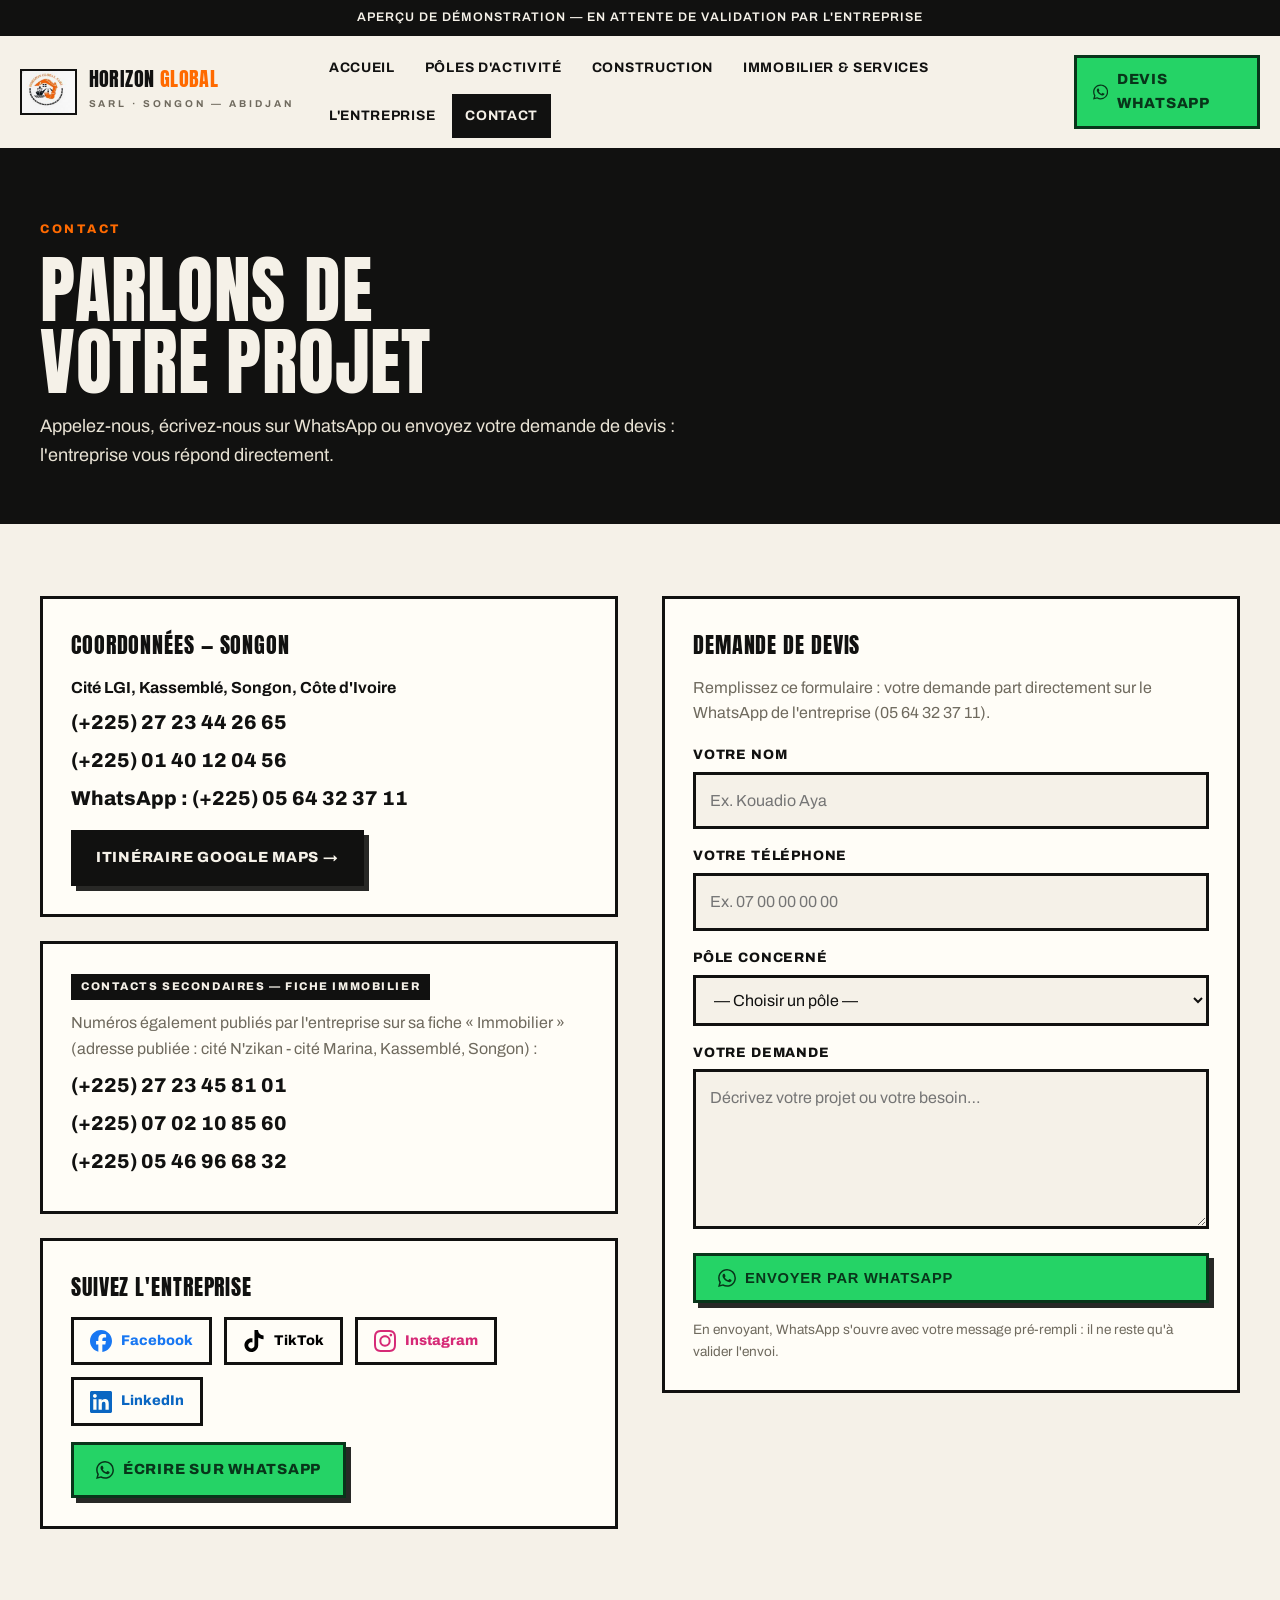
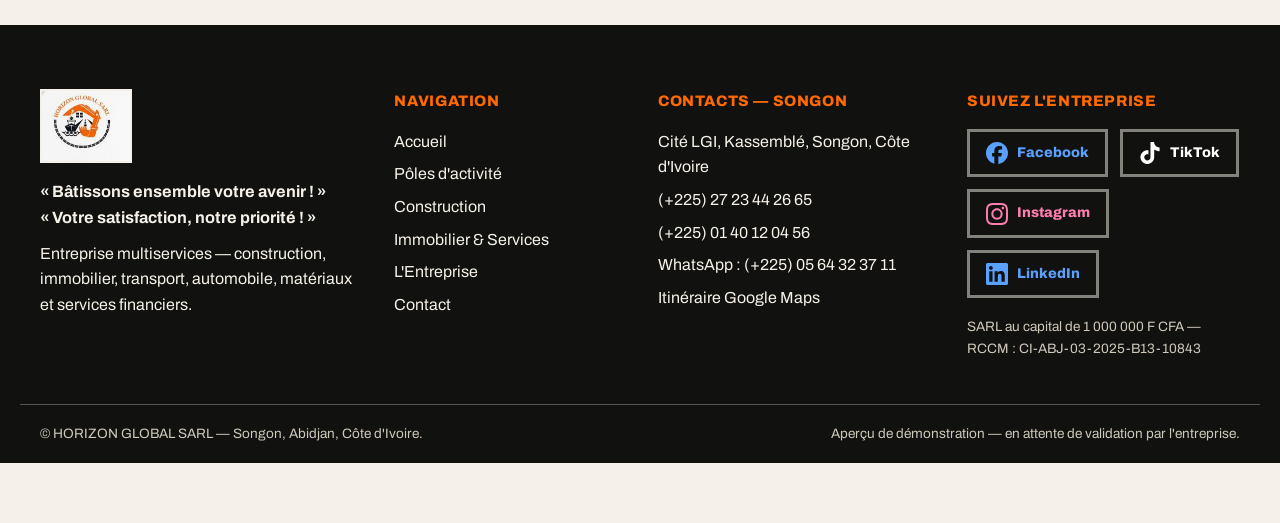
<file: contact.html>
<!DOCTYPE html>
<html lang="fr">
<head>
<meta charset="UTF-8">
<meta name="viewport" content="width=device-width, initial-scale=1.0">
<title>Contact — HORIZON GLOBAL SARL | Cité LGI, Kassemblé, Songon — Devis WhatsApp</title>
<meta name="description" content="Contactez HORIZON GLOBAL SARL à Songon (Cité LGI, Kassemblé) : (+225) 27 23 44 26 65, (+225) 01 40 12 04 56, WhatsApp (+225) 05 64 32 37 11. Demande de devis en ligne.">
<link rel="icon" type="image/png" href="assets/images/logo-horizon-global.png">
<link rel="preconnect" href="https://fonts.googleapis.com">
<link rel="preconnect" href="https://fonts.gstatic.com" crossorigin>
<link href="https://fonts.googleapis.com/css2?family=Anton&family=Archivo:wght@400;500;600;700;800&display=swap" rel="stylesheet">
<link rel="stylesheet" href="assets/css/style.css">
</head>
<body>
<div class="demo-banner">Aperçu de démonstration — en attente de validation par l'entreprise</div>
<header class="site-header">
  <a class="brand" href="index.html" aria-label="HORIZON GLOBAL SARL — Accueil">
    <img src="assets/images/logo-horizon-global.png" alt="Logo HORIZON GLOBAL SARL" width="52" height="44">
    <span class="brand-text"><strong>HORIZON <em>GLOBAL</em></strong><small>SARL · SONGON — ABIDJAN</small></span>
  </a>
  <button class="nav-toggle" type="button" aria-expanded="false" aria-controls="nav-principale" aria-label="Ouvrir le menu">
    <span></span><span></span><span></span>
  </button>
  <nav class="main-nav" id="nav-principale" aria-label="Navigation principale"><a href="index.html">Accueil</a><a href="poles.html">Pôles d'activité</a><a href="construction.html">Construction</a><a href="immobilier-services.html">Immobilier & Services</a><a href="entreprise.html">L'Entreprise</a><a href="contact.html" class="actif">Contact</a></nav>
  <a class="btn btn-wa header-cta" href="https://api.whatsapp.com/send?phone=2250564323711" target="_blank" rel="noopener"><svg viewBox="0 0 24 24" width="18" height="18" fill="currentColor" aria-hidden="true" focusable="false"><path d="M17.472 14.382c-.297-.149-1.758-.867-2.03-.967-.273-.099-.471-.148-.67.15-.197.297-.767.966-.94 1.164-.173.199-.347.223-.644.075-.297-.15-1.255-.463-2.39-1.475-.883-.788-1.48-1.761-1.653-2.059-.173-.297-.018-.458.13-.606.134-.133.298-.347.446-.52.149-.174.198-.298.298-.497.099-.198.05-.371-.025-.52-.075-.149-.669-1.612-.916-2.207-.242-.579-.487-.5-.669-.51-.173-.008-.371-.01-.57-.01-.198 0-.52.074-.792.372-.272.297-1.04 1.016-1.04 2.479 0 1.462 1.065 2.875 1.213 3.074.149.198 2.096 3.2 5.077 4.487.709.306 1.262.489 1.694.625.712.227 1.36.195 1.871.118.571-.085 1.758-.719 2.006-1.413.248-.694.248-1.289.173-1.413-.074-.124-.272-.198-.57-.347m-5.421 7.403h-.004a9.87 9.87 0 01-5.031-1.378l-.361-.214-3.741.982.998-3.648-.235-.374a9.86 9.86 0 01-1.51-5.26c.001-5.45 4.436-9.884 9.888-9.884 2.64 0 5.122 1.03 6.988 2.898a9.825 9.825 0 012.893 6.994c-.003 5.45-4.437 9.884-9.885 9.884m8.413-18.297A11.815 11.815 0 0012.05 0C5.495 0 .16 5.335.157 11.892c0 2.096.547 4.142 1.588 5.945L.057 24l6.305-1.654a11.882 11.882 0 005.683 1.448h.005c6.554 0 11.89-5.335 11.893-11.893a11.821 11.821 0 00-3.48-8.413Z"/></svg><span>Devis WhatsApp</span></a>
</header>
<main>

<div class="page-head"><div class="wrap">
  <span class="eyebrow">Contact</span>
  <h1>Parlons de<br>votre projet</h1>
  <p class="lead">Appelez-nous, écrivez-nous sur WhatsApp ou envoyez votre demande de devis : l'entreprise vous répond directement.</p>
</div></div>

<section><div class="wrap contact-grid">
  <div>
    <div class="contact-card">
      <h3>Coordonnées — Songon</h3>
      <p><strong>Cité LGI, Kassemblé, Songon, Côte d'Ivoire</strong></p>
      <a class="tel-big" href="tel:+2252723442665">(+225) 27 23 44 26 65</a>
      <a class="tel-big" href="tel:+2250140120456">(+225) 01 40 12 04 56</a>
      <a class="tel-big" href="https://api.whatsapp.com/send?phone=2250564323711" target="_blank" rel="noopener">WhatsApp : (+225) 05 64 32 37 11</a>
      <p style="margin-top:16px"><a class="btn btn-dark" href="https://www.google.com/maps/dir/?api=1&destination=Cit%C3%A9%20LGI%2C%20Kassembl%C3%A9%2C%20Songon%2C%20C%C3%B4te%20d%27Ivoire" target="_blank" rel="noopener">Itinéraire Google Maps →</a></p>
    </div>

    <div class="contact-card">
      <span class="tag-secondaire">Contacts secondaires — fiche Immobilier</span>
      <p class="muted" style="margin-bottom:8px">Numéros également publiés par l'entreprise sur sa fiche « Immobilier » (adresse publiée : cité N'zikan - cité Marina, Kassemblé, Songon) :</p>
      <a class="tel-big" href="tel:+2252723458101">(+225) 27 23 45 81 01</a>
      <a class="tel-big" href="tel:+2250702108560">(+225) 07 02 10 85 60</a>
      <a class="tel-big" href="tel:+2250546966832">(+225) 05 46 96 68 32</a>
    </div>

    <div class="contact-card">
      <h3>Suivez l'entreprise</h3>
      <div class="socials"><a class="soc soc-fb " href="https://facebook.com/people/Horizon-Global-Sarl-business/61591582659764/" target="_blank" rel="noopener" aria-label="Facebook — HORIZON GLOBAL SARL"><svg viewBox="0 0 24 24" width="22" height="22" fill="currentColor" aria-hidden="true" focusable="false"><path d="M9.101 23.691v-7.98H6.627v-3.667h2.474v-1.58c0-4.085 1.848-5.978 5.858-5.978.401 0 .955.042 1.468.103a8.68 8.68 0 0 1 1.141.195v3.325a8.623 8.623 0 0 0-.653-.036 26.805 26.805 0 0 0-.733-.009c-.707 0-1.259.096-1.675.309a1.686 1.686 0 0 0-.679.622c-.258.42-.374.995-.374 1.752v1.297h3.919l-.386 2.103-.287 1.564h-3.246v8.245C19.396 23.238 24 18.179 24 12.044c0-6.627-5.373-12-12-12s-12 5.373-12 12c0 5.628 3.874 10.35 9.101 11.647Z"/></svg><span>Facebook</span></a><a class="soc soc-tt " href="https://www.tiktok.com/@horizon.global.sa6" target="_blank" rel="noopener" aria-label="TikTok — HORIZON GLOBAL SARL"><svg viewBox="0 0 24 24" width="22" height="22" fill="currentColor" aria-hidden="true" focusable="false"><path d="M12.525.02c1.31-.02 2.61-.01 3.91-.02.08 1.53.63 3.09 1.75 4.17 1.12 1.11 2.7 1.62 4.24 1.79v4.03c-1.44-.05-2.89-.35-4.2-.97-.57-.26-1.1-.59-1.62-.93-.01 2.92.01 5.84-.02 8.75-.08 1.4-.54 2.79-1.35 3.94-1.31 1.92-3.58 3.17-5.91 3.21-1.43.08-2.86-.31-4.08-1.03-2.02-1.19-3.44-3.37-3.65-5.71-.02-.5-.03-1-.01-1.49.18-1.9 1.12-3.72 2.58-4.96 1.66-1.44 3.98-2.13 6.15-1.72.02 1.48-.04 2.96-.04 4.44-.99-.32-2.15-.23-3.02.37-.63.41-1.11 1.04-1.36 1.75-.21.51-.15 1.07-.14 1.61.24 1.64 1.82 3.02 3.5 2.87 1.12-.01 2.19-.66 2.77-1.61.19-.33.4-.67.41-1.06.1-1.79.06-3.57.07-5.36.01-4.03-.01-8.05.02-12.07z"/></svg><span>TikTok</span></a><a class="soc soc-ig " href="https://www.instagram.com/horizonglobal.sarl" target="_blank" rel="noopener" aria-label="Instagram — HORIZON GLOBAL SARL"><svg viewBox="0 0 24 24" width="22" height="22" fill="currentColor" aria-hidden="true" focusable="false"><path d="M7.0301.084c-1.2768.0602-2.1487.264-2.911.5634-.7888.3075-1.4575.72-2.1228 1.3877-.6652.6677-1.075 1.3368-1.3802 2.127-.2954.7638-.4956 1.6365-.552 2.914-.0564 1.2775-.0689 1.6882-.0626 4.947.0062 3.2586.0206 3.6671.0825 4.9473.061 1.2765.264 2.1482.5635 2.9107.308.7889.72 1.4573 1.388 2.1228.6679.6655 1.3365 1.0743 2.1285 1.38.7632.295 1.6361.4961 2.9134.552 1.2773.056 1.6884.069 4.9462.0627 3.2578-.0062 3.668-.0207 4.9478-.0814 1.28-.0607 2.147-.2652 2.9098-.5633.7889-.3086 1.4578-.72 2.1228-1.3881.665-.6682 1.0745-1.3378 1.3795-2.1284.2957-.7632.4966-1.636.552-2.9124.056-1.2809.0692-1.6898.063-4.948-.0063-3.2583-.021-3.6668-.0817-4.9465-.0607-1.2797-.264-2.1487-.5633-2.9117-.3084-.7889-.72-1.4568-1.3876-2.1228C21.2982 1.33 20.628.9208 19.8378.6165 19.074.321 18.2017.1197 16.9244.0645 15.6471.0093 15.236-.005 11.977.0014 8.718.0076 8.31.0215 7.0301.0839m.1402 21.6932c-1.17-.0509-1.8053-.2453-2.2287-.408-.5606-.216-.96-.4771-1.3819-.895-.422-.4178-.6811-.8186-.9-1.378-.1644-.4234-.3624-1.058-.4171-2.228-.0595-1.2645-.072-1.6442-.079-4.848-.007-3.2037.0053-3.583.0607-4.848.05-1.169.2456-1.805.408-2.2282.216-.5613.4762-.96.895-1.3816.4188-.4217.8184-.6814 1.3783-.9003.423-.1651 1.0575-.3614 2.227-.4171 1.2655-.06 1.6447-.072 4.848-.079 3.2033-.007 3.5835.005 4.8495.0608 1.169.0508 1.8053.2445 2.228.408.5608.216.96.4754 1.3816.895.4217.4194.6816.8176.9005 1.3787.1653.4217.3617 1.056.4169 2.2263.0602 1.2655.0739 1.645.0796 4.848.0058 3.203-.0055 3.5834-.061 4.848-.051 1.17-.245 1.8055-.408 2.2294-.216.5604-.4763.96-.8954 1.3814-.419.4215-.8181.6811-1.3783.9-.4224.1649-1.0577.3617-2.2262.4174-1.2656.0595-1.6448.072-4.8493.079-3.2045.007-3.5825-.006-4.848-.0608M16.953 5.5864A1.44 1.44 0 1 0 18.39 4.144a1.44 1.44 0 0 0-1.437 1.4424M5.8385 12.012c.0067 3.4032 2.7706 6.1557 6.173 6.1493 3.4026-.0065 6.157-2.7701 6.1506-6.1733-.0065-3.4032-2.771-6.1565-6.174-6.1498-3.403.0067-6.156 2.771-6.1496 6.1738M8 12.0077a4 4 0 1 1 4.008 3.9921A3.9996 3.9996 0 0 1 8 12.0077"/></svg><span>Instagram</span></a><a class="soc soc-li " href="https://www.linkedin.com/in/horizon-globale-sarl-967104416" target="_blank" rel="noopener" aria-label="LinkedIn — HORIZON GLOBAL SARL"><svg viewBox="0 0 24 24" width="22" height="22" fill="currentColor" aria-hidden="true" focusable="false"><path d="M20.447 20.452h-3.554v-5.569c0-1.328-.027-3.037-1.852-3.037-1.853 0-2.136 1.445-2.136 2.939v5.667H9.351V9h3.414v1.561h.046c.477-.9 1.637-1.85 3.37-1.85 3.601 0 4.267 2.37 4.267 5.455v6.286zM5.337 7.433c-1.144 0-2.063-.926-2.063-2.065 0-1.138.92-2.063 2.063-2.063 1.14 0 2.064.925 2.064 2.063 0 1.139-.925 2.065-2.064 2.065zm1.782 13.019H3.555V9h3.564v11.452zM22.225 0H1.771C.792 0 0 .774 0 1.729v20.542C0 23.227.792 24 1.771 24h20.451C23.2 24 24 23.227 24 22.271V1.729C24 .774 23.2 0 22.222 0h.003z"/></svg><span>LinkedIn</span></a></div>
      <p style="margin-top:16px"><a class="btn btn-wa" href="https://api.whatsapp.com/send?phone=2250564323711" target="_blank" rel="noopener"><svg viewBox="0 0 24 24" width="18" height="18" fill="currentColor" aria-hidden="true" focusable="false"><path d="M17.472 14.382c-.297-.149-1.758-.867-2.03-.967-.273-.099-.471-.148-.67.15-.197.297-.767.966-.94 1.164-.173.199-.347.223-.644.075-.297-.15-1.255-.463-2.39-1.475-.883-.788-1.48-1.761-1.653-2.059-.173-.297-.018-.458.13-.606.134-.133.298-.347.446-.52.149-.174.198-.298.298-.497.099-.198.05-.371-.025-.52-.075-.149-.669-1.612-.916-2.207-.242-.579-.487-.5-.669-.51-.173-.008-.371-.01-.57-.01-.198 0-.52.074-.792.372-.272.297-1.04 1.016-1.04 2.479 0 1.462 1.065 2.875 1.213 3.074.149.198 2.096 3.2 5.077 4.487.709.306 1.262.489 1.694.625.712.227 1.36.195 1.871.118.571-.085 1.758-.719 2.006-1.413.248-.694.248-1.289.173-1.413-.074-.124-.272-.198-.57-.347m-5.421 7.403h-.004a9.87 9.87 0 01-5.031-1.378l-.361-.214-3.741.982.998-3.648-.235-.374a9.86 9.86 0 01-1.51-5.26c.001-5.45 4.436-9.884 9.888-9.884 2.64 0 5.122 1.03 6.988 2.898a9.825 9.825 0 012.893 6.994c-.003 5.45-4.437 9.884-9.885 9.884m8.413-18.297A11.815 11.815 0 0012.05 0C5.495 0 .16 5.335.157 11.892c0 2.096.547 4.142 1.588 5.945L.057 24l6.305-1.654a11.882 11.882 0 005.683 1.448h.005c6.554 0 11.89-5.335 11.893-11.893a11.821 11.821 0 00-3.48-8.413Z"/></svg> Écrire sur WhatsApp</a></p>
    </div>
  </div>

  <div class="contact-card" id="devis">
    <h3>Demande de devis</h3>
    <p class="muted" style="margin-bottom:18px">Remplissez ce formulaire : votre demande part directement sur le WhatsApp de l'entreprise (05 64 32 37 11).</p>
    <form class="devis" id="form-devis">
      <div><label for="f-nom">Votre nom</label><input id="f-nom" name="nom" type="text" required autocomplete="name" placeholder="Ex. Kouadio Aya"></div>
      <div><label for="f-tel">Votre téléphone</label><input id="f-tel" name="telephone" type="tel" required autocomplete="tel" placeholder="Ex. 07 00 00 00 00"></div>
      <div><label for="f-pole">Pôle concerné</label>
        <select id="f-pole" name="pole" required>
          <option value="">— Choisir un pôle —</option>
          <option value="Bâtiment, construction & travaux publics">01 — Bâtiment, construction & travaux publics</option><option value="Études de bâtiment">02 — Études de bâtiment</option><option value="Rénovation, finition & entretien">03 — Rénovation, finition & entretien</option><option value="Génie civil & infrastructures">04 — Génie civil & infrastructures</option><option value="Immobilier, terrains & gestion">05 — Immobilier, terrains & gestion</option><option value="Matériaux, matériel & mobilier">06 — Matériaux, matériel & mobilier</option><option value="Automobile">07 — Automobile</option><option value="Transport">08 — Transport</option><option value="Services financiers de proximité">09 — Services financiers de proximité</option>
        </select></div>
      <div><label for="f-msg">Votre demande</label><textarea id="f-msg" name="message" rows="5" required placeholder="Décrivez votre projet ou votre besoin…"></textarea></div>
      <button class="btn btn-wa" type="submit"><svg viewBox="0 0 24 24" width="18" height="18" fill="currentColor" aria-hidden="true" focusable="false"><path d="M17.472 14.382c-.297-.149-1.758-.867-2.03-.967-.273-.099-.471-.148-.67.15-.197.297-.767.966-.94 1.164-.173.199-.347.223-.644.075-.297-.15-1.255-.463-2.39-1.475-.883-.788-1.48-1.761-1.653-2.059-.173-.297-.018-.458.13-.606.134-.133.298-.347.446-.52.149-.174.198-.298.298-.497.099-.198.05-.371-.025-.52-.075-.149-.669-1.612-.916-2.207-.242-.579-.487-.5-.669-.51-.173-.008-.371-.01-.57-.01-.198 0-.52.074-.792.372-.272.297-1.04 1.016-1.04 2.479 0 1.462 1.065 2.875 1.213 3.074.149.198 2.096 3.2 5.077 4.487.709.306 1.262.489 1.694.625.712.227 1.36.195 1.871.118.571-.085 1.758-.719 2.006-1.413.248-.694.248-1.289.173-1.413-.074-.124-.272-.198-.57-.347m-5.421 7.403h-.004a9.87 9.87 0 01-5.031-1.378l-.361-.214-3.741.982.998-3.648-.235-.374a9.86 9.86 0 01-1.51-5.26c.001-5.45 4.436-9.884 9.888-9.884 2.64 0 5.122 1.03 6.988 2.898a9.825 9.825 0 012.893 6.994c-.003 5.45-4.437 9.884-9.885 9.884m8.413-18.297A11.815 11.815 0 0012.05 0C5.495 0 .16 5.335.157 11.892c0 2.096.547 4.142 1.588 5.945L.057 24l6.305-1.654a11.882 11.882 0 005.683 1.448h.005c6.554 0 11.89-5.335 11.893-11.893a11.821 11.821 0 00-3.48-8.413Z"/></svg> Envoyer par WhatsApp</button>
      <p class="form-note">En envoyant, WhatsApp s'ouvre avec votre message pré-rempli : il ne reste qu'à valider l'envoi.</p>
      <p id="form-confirmation" class="form-note" hidden></p>
    </form>
  </div>
</div></section>

</main>
<footer class="site-footer">
  <div class="footer-grid">
    <div class="footer-col footer-brand">
      <img src="assets/images/logo-horizon-global.png" alt="Logo HORIZON GLOBAL SARL" width="86" height="74" loading="lazy">
      <p class="footer-baseline">« Bâtissons ensemble votre avenir ! »<br>« Votre satisfaction, notre priorité ! »</p>
      <p>Entreprise multiservices — construction, immobilier, transport, automobile, matériaux et services financiers.</p>
    </div>
    <div class="footer-col">
      <h3>Navigation</h3>
      <ul><li><a href="index.html">Accueil</a></li><li><a href="poles.html">Pôles d'activité</a></li><li><a href="construction.html">Construction</a></li><li><a href="immobilier-services.html">Immobilier & Services</a></li><li><a href="entreprise.html">L'Entreprise</a></li><li><a href="contact.html">Contact</a></li></ul>
    </div>
    <div class="footer-col">
      <h3>Contacts — Songon</h3>
      <ul class="footer-contacts">
        <li>Cité LGI, Kassemblé, Songon, Côte d'Ivoire</li>
        <li><a href="tel:+2252723442665">(+225) 27 23 44 26 65</a></li>
        <li><a href="tel:+2250140120456">(+225) 01 40 12 04 56</a></li>
        <li><a href="https://api.whatsapp.com/send?phone=2250564323711" target="_blank" rel="noopener">WhatsApp : (+225) 05 64 32 37 11</a></li>
        <li><a href="https://www.google.com/maps/dir/?api=1&destination=Cit%C3%A9%20LGI%2C%20Kassembl%C3%A9%2C%20Songon%2C%20C%C3%B4te%20d%27Ivoire" target="_blank" rel="noopener">Itinéraire Google Maps</a></li>
      </ul>
    </div>
    <div class="footer-col">
      <h3>Suivez l'entreprise</h3>
      <div class="socials"><a class="soc soc-fb soc-footer" href="https://facebook.com/people/Horizon-Global-Sarl-business/61591582659764/" target="_blank" rel="noopener" aria-label="Facebook — HORIZON GLOBAL SARL"><svg viewBox="0 0 24 24" width="22" height="22" fill="currentColor" aria-hidden="true" focusable="false"><path d="M9.101 23.691v-7.98H6.627v-3.667h2.474v-1.58c0-4.085 1.848-5.978 5.858-5.978.401 0 .955.042 1.468.103a8.68 8.68 0 0 1 1.141.195v3.325a8.623 8.623 0 0 0-.653-.036 26.805 26.805 0 0 0-.733-.009c-.707 0-1.259.096-1.675.309a1.686 1.686 0 0 0-.679.622c-.258.42-.374.995-.374 1.752v1.297h3.919l-.386 2.103-.287 1.564h-3.246v8.245C19.396 23.238 24 18.179 24 12.044c0-6.627-5.373-12-12-12s-12 5.373-12 12c0 5.628 3.874 10.35 9.101 11.647Z"/></svg><span>Facebook</span></a><a class="soc soc-tt soc-footer" href="https://www.tiktok.com/@horizon.global.sa6" target="_blank" rel="noopener" aria-label="TikTok — HORIZON GLOBAL SARL"><svg viewBox="0 0 24 24" width="22" height="22" fill="currentColor" aria-hidden="true" focusable="false"><path d="M12.525.02c1.31-.02 2.61-.01 3.91-.02.08 1.53.63 3.09 1.75 4.17 1.12 1.11 2.7 1.62 4.24 1.79v4.03c-1.44-.05-2.89-.35-4.2-.97-.57-.26-1.1-.59-1.62-.93-.01 2.92.01 5.84-.02 8.75-.08 1.4-.54 2.79-1.35 3.94-1.31 1.92-3.58 3.17-5.91 3.21-1.43.08-2.86-.31-4.08-1.03-2.02-1.19-3.44-3.37-3.65-5.71-.02-.5-.03-1-.01-1.49.18-1.9 1.12-3.72 2.58-4.96 1.66-1.44 3.98-2.13 6.15-1.72.02 1.48-.04 2.96-.04 4.44-.99-.32-2.15-.23-3.02.37-.63.41-1.11 1.04-1.36 1.75-.21.51-.15 1.07-.14 1.61.24 1.64 1.82 3.02 3.5 2.87 1.12-.01 2.19-.66 2.77-1.61.19-.33.4-.67.41-1.06.1-1.79.06-3.57.07-5.36.01-4.03-.01-8.05.02-12.07z"/></svg><span>TikTok</span></a><a class="soc soc-ig soc-footer" href="https://www.instagram.com/horizonglobal.sarl" target="_blank" rel="noopener" aria-label="Instagram — HORIZON GLOBAL SARL"><svg viewBox="0 0 24 24" width="22" height="22" fill="currentColor" aria-hidden="true" focusable="false"><path d="M7.0301.084c-1.2768.0602-2.1487.264-2.911.5634-.7888.3075-1.4575.72-2.1228 1.3877-.6652.6677-1.075 1.3368-1.3802 2.127-.2954.7638-.4956 1.6365-.552 2.914-.0564 1.2775-.0689 1.6882-.0626 4.947.0062 3.2586.0206 3.6671.0825 4.9473.061 1.2765.264 2.1482.5635 2.9107.308.7889.72 1.4573 1.388 2.1228.6679.6655 1.3365 1.0743 2.1285 1.38.7632.295 1.6361.4961 2.9134.552 1.2773.056 1.6884.069 4.9462.0627 3.2578-.0062 3.668-.0207 4.9478-.0814 1.28-.0607 2.147-.2652 2.9098-.5633.7889-.3086 1.4578-.72 2.1228-1.3881.665-.6682 1.0745-1.3378 1.3795-2.1284.2957-.7632.4966-1.636.552-2.9124.056-1.2809.0692-1.6898.063-4.948-.0063-3.2583-.021-3.6668-.0817-4.9465-.0607-1.2797-.264-2.1487-.5633-2.9117-.3084-.7889-.72-1.4568-1.3876-2.1228C21.2982 1.33 20.628.9208 19.8378.6165 19.074.321 18.2017.1197 16.9244.0645 15.6471.0093 15.236-.005 11.977.0014 8.718.0076 8.31.0215 7.0301.0839m.1402 21.6932c-1.17-.0509-1.8053-.2453-2.2287-.408-.5606-.216-.96-.4771-1.3819-.895-.422-.4178-.6811-.8186-.9-1.378-.1644-.4234-.3624-1.058-.4171-2.228-.0595-1.2645-.072-1.6442-.079-4.848-.007-3.2037.0053-3.583.0607-4.848.05-1.169.2456-1.805.408-2.2282.216-.5613.4762-.96.895-1.3816.4188-.4217.8184-.6814 1.3783-.9003.423-.1651 1.0575-.3614 2.227-.4171 1.2655-.06 1.6447-.072 4.848-.079 3.2033-.007 3.5835.005 4.8495.0608 1.169.0508 1.8053.2445 2.228.408.5608.216.96.4754 1.3816.895.4217.4194.6816.8176.9005 1.3787.1653.4217.3617 1.056.4169 2.2263.0602 1.2655.0739 1.645.0796 4.848.0058 3.203-.0055 3.5834-.061 4.848-.051 1.17-.245 1.8055-.408 2.2294-.216.5604-.4763.96-.8954 1.3814-.419.4215-.8181.6811-1.3783.9-.4224.1649-1.0577.3617-2.2262.4174-1.2656.0595-1.6448.072-4.8493.079-3.2045.007-3.5825-.006-4.848-.0608M16.953 5.5864A1.44 1.44 0 1 0 18.39 4.144a1.44 1.44 0 0 0-1.437 1.4424M5.8385 12.012c.0067 3.4032 2.7706 6.1557 6.173 6.1493 3.4026-.0065 6.157-2.7701 6.1506-6.1733-.0065-3.4032-2.771-6.1565-6.174-6.1498-3.403.0067-6.156 2.771-6.1496 6.1738M8 12.0077a4 4 0 1 1 4.008 3.9921A3.9996 3.9996 0 0 1 8 12.0077"/></svg><span>Instagram</span></a><a class="soc soc-li soc-footer" href="https://www.linkedin.com/in/horizon-globale-sarl-967104416" target="_blank" rel="noopener" aria-label="LinkedIn — HORIZON GLOBAL SARL"><svg viewBox="0 0 24 24" width="22" height="22" fill="currentColor" aria-hidden="true" focusable="false"><path d="M20.447 20.452h-3.554v-5.569c0-1.328-.027-3.037-1.852-3.037-1.853 0-2.136 1.445-2.136 2.939v5.667H9.351V9h3.414v1.561h.046c.477-.9 1.637-1.85 3.37-1.85 3.601 0 4.267 2.37 4.267 5.455v6.286zM5.337 7.433c-1.144 0-2.063-.926-2.063-2.065 0-1.138.92-2.063 2.063-2.063 1.14 0 2.064.925 2.064 2.063 0 1.139-.925 2.065-2.064 2.065zm1.782 13.019H3.555V9h3.564v11.452zM22.225 0H1.771C.792 0 0 .774 0 1.729v20.542C0 23.227.792 24 1.771 24h20.451C23.2 24 24 23.227 24 22.271V1.729C24 .774 23.2 0 22.222 0h.003z"/></svg><span>LinkedIn</span></a></div>
      <p class="footer-legal">SARL au capital de 1 000 000 F CFA — RCCM : CI-ABJ-03-2025-B13-10843</p>
    </div>
  </div>
  <div class="footer-bottom">
    <p>© HORIZON GLOBAL SARL — Songon, Abidjan, Côte d'Ivoire.</p>
    <p class="demo-note">Aperçu de démonstration — en attente de validation par l'entreprise.</p>
  </div>
</footer>
<div class="mobile-bar">
  <a class="mb-call" href="tel:+2252723442665">Appeler</a>
  <a class="mb-wa" href="https://api.whatsapp.com/send?phone=2250564323711" target="_blank" rel="noopener"><svg viewBox="0 0 24 24" width="20" height="20" fill="currentColor" aria-hidden="true" focusable="false"><path d="M17.472 14.382c-.297-.149-1.758-.867-2.03-.967-.273-.099-.471-.148-.67.15-.197.297-.767.966-.94 1.164-.173.199-.347.223-.644.075-.297-.15-1.255-.463-2.39-1.475-.883-.788-1.48-1.761-1.653-2.059-.173-.297-.018-.458.13-.606.134-.133.298-.347.446-.52.149-.174.198-.298.298-.497.099-.198.05-.371-.025-.52-.075-.149-.669-1.612-.916-2.207-.242-.579-.487-.5-.669-.51-.173-.008-.371-.01-.57-.01-.198 0-.52.074-.792.372-.272.297-1.04 1.016-1.04 2.479 0 1.462 1.065 2.875 1.213 3.074.149.198 2.096 3.2 5.077 4.487.709.306 1.262.489 1.694.625.712.227 1.36.195 1.871.118.571-.085 1.758-.719 2.006-1.413.248-.694.248-1.289.173-1.413-.074-.124-.272-.198-.57-.347m-5.421 7.403h-.004a9.87 9.87 0 01-5.031-1.378l-.361-.214-3.741.982.998-3.648-.235-.374a9.86 9.86 0 01-1.51-5.26c.001-5.45 4.436-9.884 9.888-9.884 2.64 0 5.122 1.03 6.988 2.898a9.825 9.825 0 012.893 6.994c-.003 5.45-4.437 9.884-9.885 9.884m8.413-18.297A11.815 11.815 0 0012.05 0C5.495 0 .16 5.335.157 11.892c0 2.096.547 4.142 1.588 5.945L.057 24l6.305-1.654a11.882 11.882 0 005.683 1.448h.005c6.554 0 11.89-5.335 11.893-11.893a11.821 11.821 0 00-3.48-8.413Z"/></svg> WhatsApp</a>
</div>
<script src="assets/js/main.js"></script>
</body>
</html>
</file>
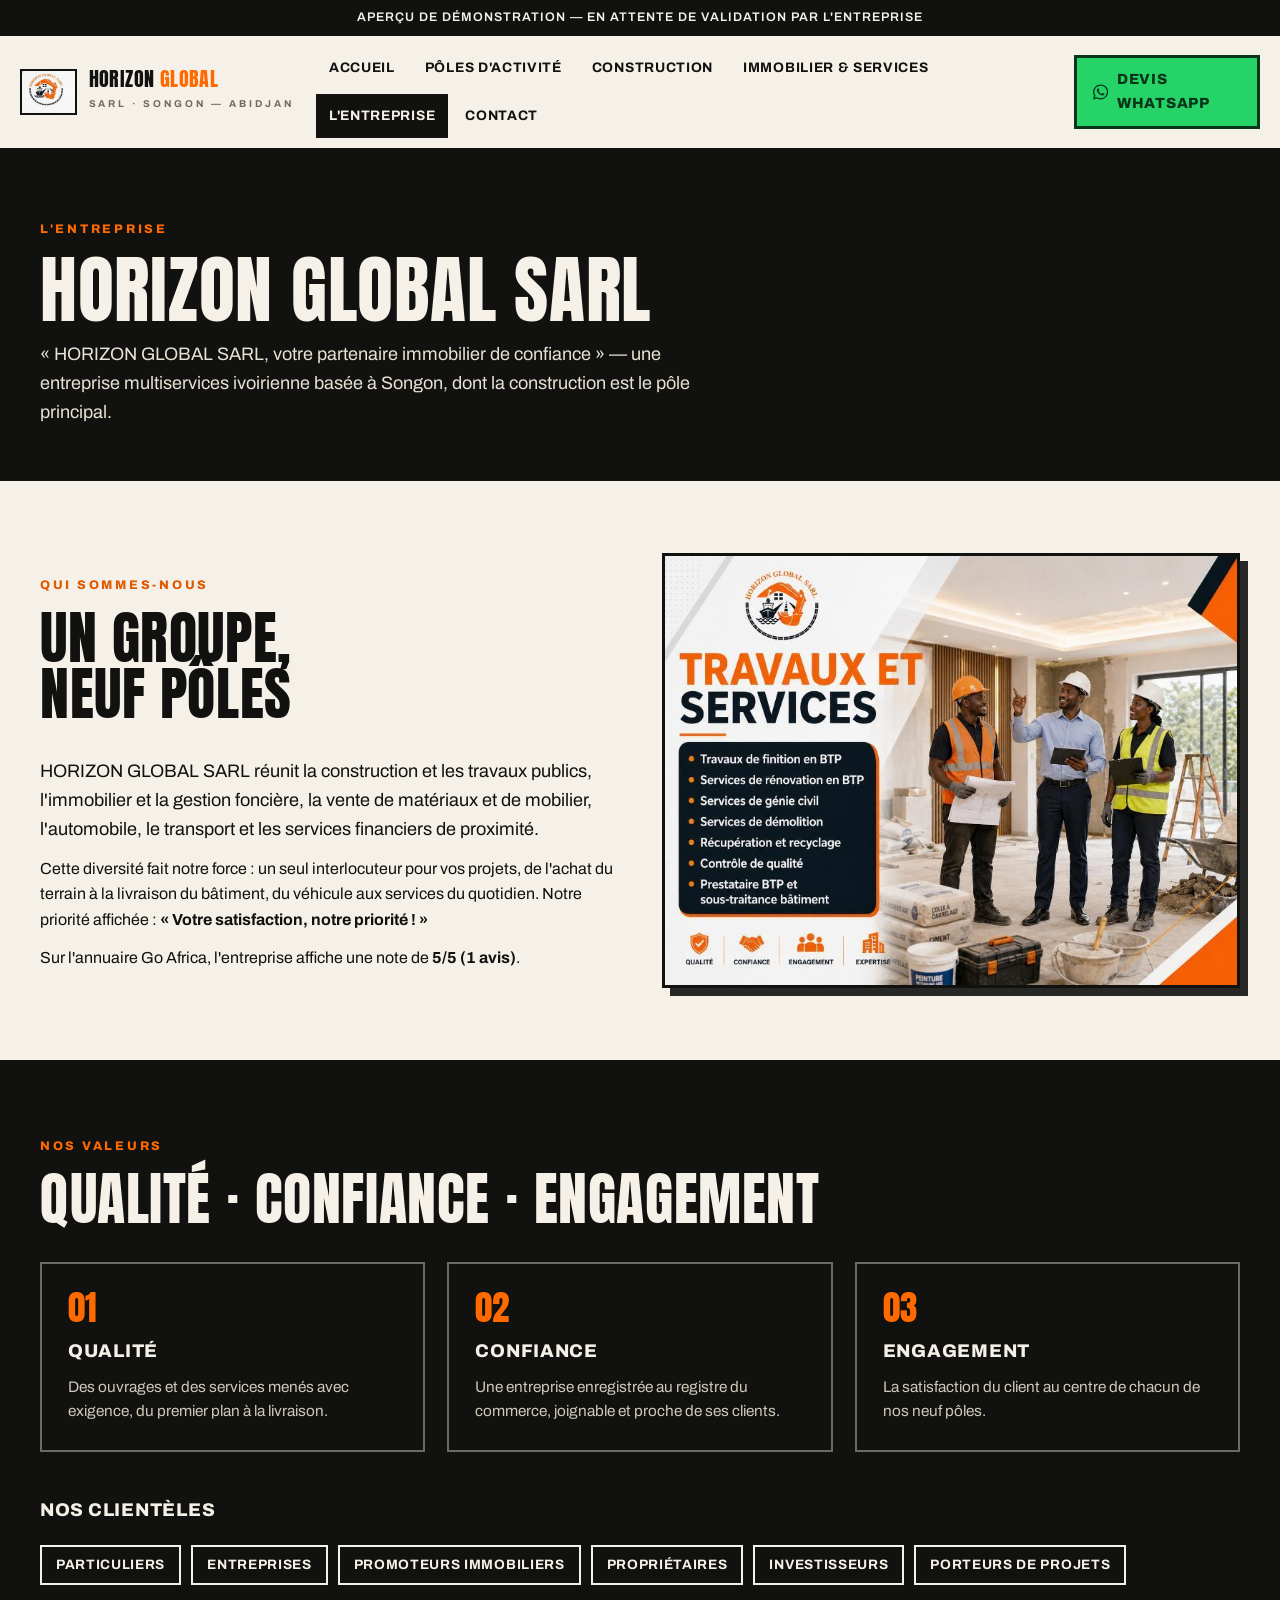
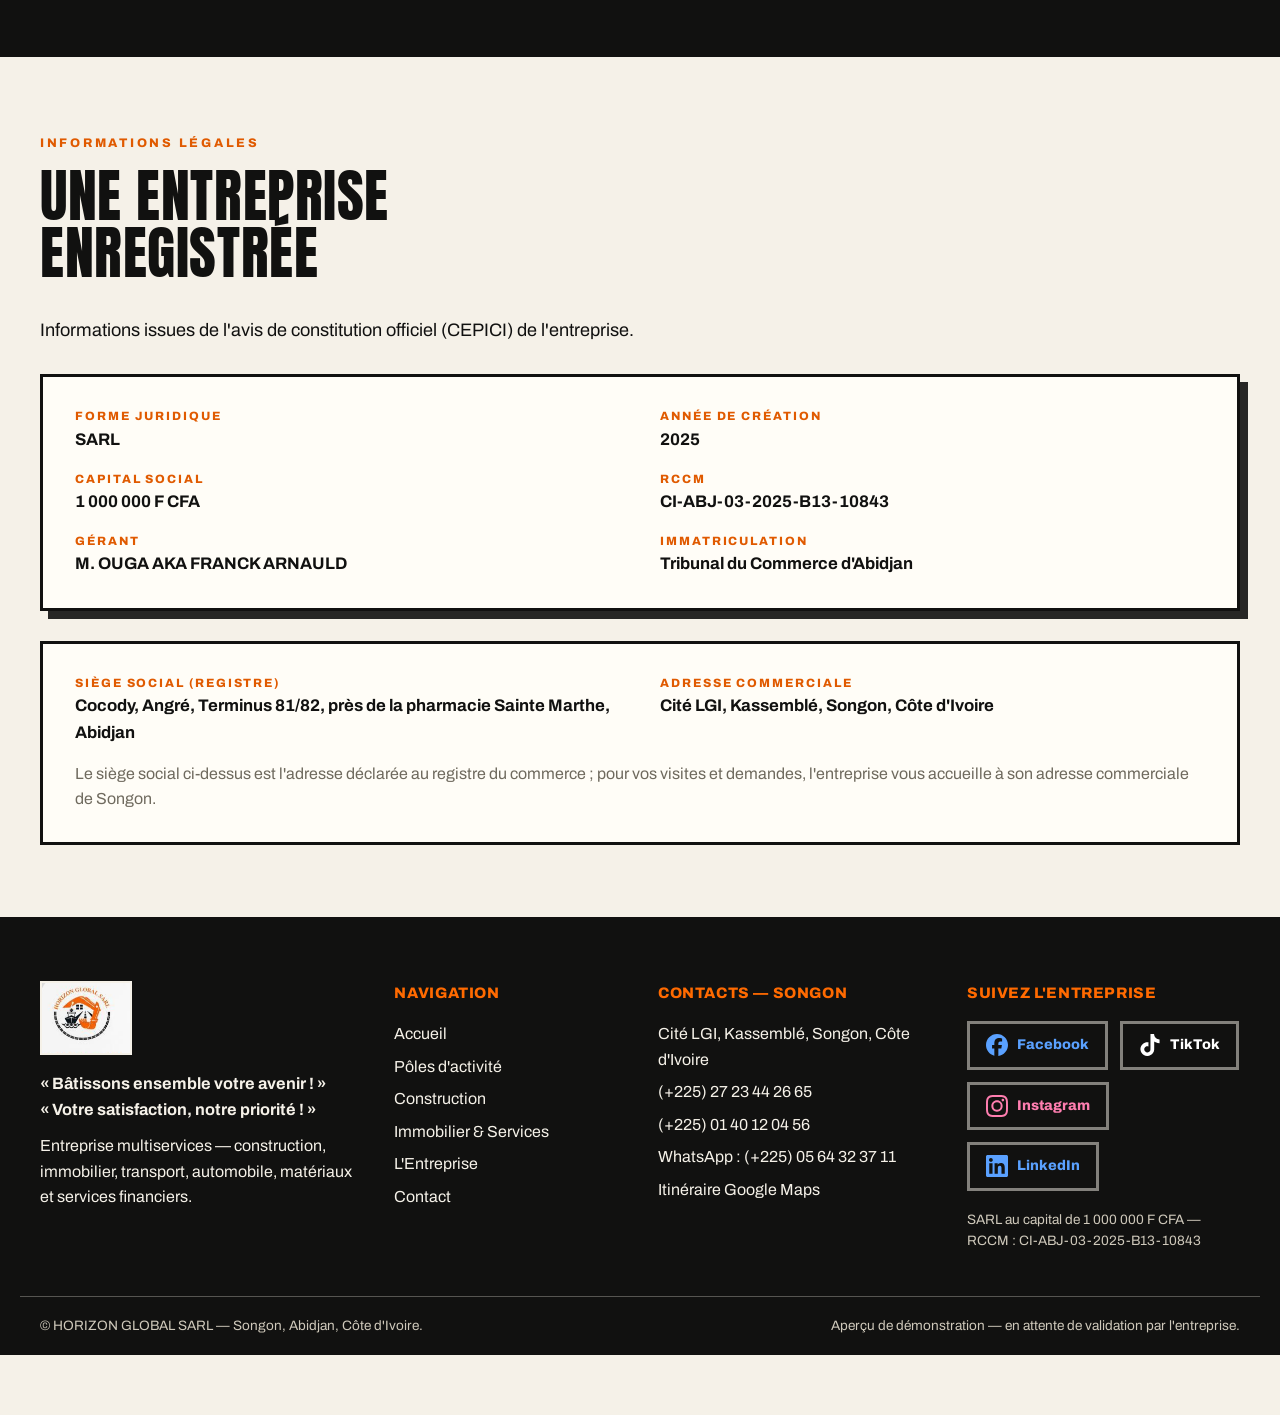
<file: entreprise.html>
<!DOCTYPE html>
<html lang="fr">
<head>
<meta charset="UTF-8">
<meta name="viewport" content="width=device-width, initial-scale=1.0">
<title>L'Entreprise — HORIZON GLOBAL SARL | SARL créée en 2025, Songon, Abidjan</title>
<meta name="description" content="Présentation d'HORIZON GLOBAL SARL : entreprise multiservices créée en 2025, capital 1 000 000 F CFA, RCCM CI-ABJ-03-2025-B13-10843, valeurs qualité, confiance et engagement.">
<link rel="icon" type="image/png" href="assets/images/logo-horizon-global.png">
<link rel="preconnect" href="https://fonts.googleapis.com">
<link rel="preconnect" href="https://fonts.gstatic.com" crossorigin>
<link href="https://fonts.googleapis.com/css2?family=Anton&family=Archivo:wght@400;500;600;700;800&display=swap" rel="stylesheet">
<link rel="stylesheet" href="assets/css/style.css">
</head>
<body>
<div class="demo-banner">Aperçu de démonstration — en attente de validation par l'entreprise</div>
<header class="site-header">
  <a class="brand" href="index.html" aria-label="HORIZON GLOBAL SARL — Accueil">
    <img src="assets/images/logo-horizon-global.png" alt="Logo HORIZON GLOBAL SARL" width="52" height="44">
    <span class="brand-text"><strong>HORIZON <em>GLOBAL</em></strong><small>SARL · SONGON — ABIDJAN</small></span>
  </a>
  <button class="nav-toggle" type="button" aria-expanded="false" aria-controls="nav-principale" aria-label="Ouvrir le menu">
    <span></span><span></span><span></span>
  </button>
  <nav class="main-nav" id="nav-principale" aria-label="Navigation principale"><a href="index.html">Accueil</a><a href="poles.html">Pôles d'activité</a><a href="construction.html">Construction</a><a href="immobilier-services.html">Immobilier & Services</a><a href="entreprise.html" class="actif">L'Entreprise</a><a href="contact.html">Contact</a></nav>
  <a class="btn btn-wa header-cta" href="https://api.whatsapp.com/send?phone=2250564323711" target="_blank" rel="noopener"><svg viewBox="0 0 24 24" width="18" height="18" fill="currentColor" aria-hidden="true" focusable="false"><path d="M17.472 14.382c-.297-.149-1.758-.867-2.03-.967-.273-.099-.471-.148-.67.15-.197.297-.767.966-.94 1.164-.173.199-.347.223-.644.075-.297-.15-1.255-.463-2.39-1.475-.883-.788-1.48-1.761-1.653-2.059-.173-.297-.018-.458.13-.606.134-.133.298-.347.446-.52.149-.174.198-.298.298-.497.099-.198.05-.371-.025-.52-.075-.149-.669-1.612-.916-2.207-.242-.579-.487-.5-.669-.51-.173-.008-.371-.01-.57-.01-.198 0-.52.074-.792.372-.272.297-1.04 1.016-1.04 2.479 0 1.462 1.065 2.875 1.213 3.074.149.198 2.096 3.2 5.077 4.487.709.306 1.262.489 1.694.625.712.227 1.36.195 1.871.118.571-.085 1.758-.719 2.006-1.413.248-.694.248-1.289.173-1.413-.074-.124-.272-.198-.57-.347m-5.421 7.403h-.004a9.87 9.87 0 01-5.031-1.378l-.361-.214-3.741.982.998-3.648-.235-.374a9.86 9.86 0 01-1.51-5.26c.001-5.45 4.436-9.884 9.888-9.884 2.64 0 5.122 1.03 6.988 2.898a9.825 9.825 0 012.893 6.994c-.003 5.45-4.437 9.884-9.885 9.884m8.413-18.297A11.815 11.815 0 0012.05 0C5.495 0 .16 5.335.157 11.892c0 2.096.547 4.142 1.588 5.945L.057 24l6.305-1.654a11.882 11.882 0 005.683 1.448h.005c6.554 0 11.89-5.335 11.893-11.893a11.821 11.821 0 00-3.48-8.413Z"/></svg><span>Devis WhatsApp</span></a>
</header>
<main>

<div class="page-head"><div class="wrap">
  <span class="eyebrow">L'entreprise</span>
  <h1>Horizon Global SARL</h1>
  <p class="lead">« HORIZON GLOBAL SARL, votre partenaire immobilier de confiance » — une entreprise multiservices ivoirienne basée à Songon, dont la construction est le pôle principal.</p>
</div></div>

<section><div class="wrap split">
  <div>
    <span class="eyebrow">Qui sommes-nous</span>
    <h2>Un groupe,<br>neuf pôles</h2>
    <p class="lead">HORIZON GLOBAL SARL réunit la construction et les travaux publics, l'immobilier et la gestion foncière, la vente de matériaux et de mobilier, l'automobile, le transport et les services financiers de proximité.</p>
    <p style="margin-top:12px">Cette diversité fait notre force : un seul interlocuteur pour vos projets, de l'achat du terrain à la livraison du bâtiment, du véhicule aux services du quotidien. Notre priorité affichée : <strong>« Votre satisfaction, notre priorité ! »</strong></p>
    <p style="margin-top:12px">Sur l'annuaire Go Africa, l'entreprise affiche une note de <strong>5/5 (1 avis)</strong>.</p>
  </div>
  <div class="ph"><img src="assets/images/renovation.jpg" alt="Visuel publié par l'entreprise : rénovation, finition et entretien" loading="lazy"></div>
</div></section>

<section class="band-dark"><div class="wrap">
  <span class="eyebrow">Nos valeurs</span>
  <h2>Qualité · Confiance · Engagement</h2>
  <div class="valeurs">
    <div class="valeur"><span class="v-num">01</span><h3>Qualité</h3><p>Des ouvrages et des services menés avec exigence, du premier plan à la livraison.</p></div>
    <div class="valeur"><span class="v-num">02</span><h3>Confiance</h3><p>Une entreprise enregistrée au registre du commerce, joignable et proche de ses clients.</p></div>
    <div class="valeur"><span class="v-num">03</span><h3>Engagement</h3><p>La satisfaction du client au centre de chacun de nos neuf pôles.</p></div>
  </div>
  <h3 style="margin-top:44px;color:var(--papier)">Nos clientèles</h3>
  <div class="chips">
    <span class="chip">Particuliers</span><span class="chip">Entreprises</span><span class="chip">Promoteurs immobiliers</span><span class="chip">Propriétaires</span><span class="chip">Investisseurs</span><span class="chip">Porteurs de projets</span>
  </div>
</div></section>

<section><div class="wrap">
  <span class="eyebrow">Informations légales</span>
  <h2>Une entreprise<br>enregistrée</h2>
  <p class="lead">Informations issues de l'avis de constitution officiel (CEPICI) de l'entreprise.</p>
  <div class="legal-box">
    <dl>
      <div><dt>Forme juridique</dt><dd>SARL</dd></div>
      <div><dt>Année de création</dt><dd>2025</dd></div>
      <div><dt>Capital social</dt><dd>1 000 000 F CFA</dd></div>
      <div><dt>RCCM</dt><dd>CI-ABJ-03-2025-B13-10843</dd></div>
      <div><dt>Gérant</dt><dd>M. OUGA AKA FRANCK ARNAULD</dd></div>
      <div><dt>Immatriculation</dt><dd>Tribunal du Commerce d'Abidjan</dd></div>
    </dl>
  </div>
  <div class="legal-box" style="box-shadow:none">
    <dl>
      <div><dt>Siège social (registre)</dt><dd>Cocody, Angré, Terminus 81/82, près de la pharmacie Sainte Marthe, Abidjan</dd></div>
      <div><dt>Adresse commerciale</dt><dd>Cité LGI, Kassemblé, Songon, Côte d'Ivoire</dd></div>
    </dl>
    <p class="muted" style="margin-top:14px">Le siège social ci-dessus est l'adresse déclarée au registre du commerce ; pour vos visites et demandes, l'entreprise vous accueille à son adresse commerciale de Songon.</p>
  </div>
</div></section>

</main>
<footer class="site-footer">
  <div class="footer-grid">
    <div class="footer-col footer-brand">
      <img src="assets/images/logo-horizon-global.png" alt="Logo HORIZON GLOBAL SARL" width="86" height="74" loading="lazy">
      <p class="footer-baseline">« Bâtissons ensemble votre avenir ! »<br>« Votre satisfaction, notre priorité ! »</p>
      <p>Entreprise multiservices — construction, immobilier, transport, automobile, matériaux et services financiers.</p>
    </div>
    <div class="footer-col">
      <h3>Navigation</h3>
      <ul><li><a href="index.html">Accueil</a></li><li><a href="poles.html">Pôles d'activité</a></li><li><a href="construction.html">Construction</a></li><li><a href="immobilier-services.html">Immobilier & Services</a></li><li><a href="entreprise.html">L'Entreprise</a></li><li><a href="contact.html">Contact</a></li></ul>
    </div>
    <div class="footer-col">
      <h3>Contacts — Songon</h3>
      <ul class="footer-contacts">
        <li>Cité LGI, Kassemblé, Songon, Côte d'Ivoire</li>
        <li><a href="tel:+2252723442665">(+225) 27 23 44 26 65</a></li>
        <li><a href="tel:+2250140120456">(+225) 01 40 12 04 56</a></li>
        <li><a href="https://api.whatsapp.com/send?phone=2250564323711" target="_blank" rel="noopener">WhatsApp : (+225) 05 64 32 37 11</a></li>
        <li><a href="https://www.google.com/maps/dir/?api=1&destination=Cit%C3%A9%20LGI%2C%20Kassembl%C3%A9%2C%20Songon%2C%20C%C3%B4te%20d%27Ivoire" target="_blank" rel="noopener">Itinéraire Google Maps</a></li>
      </ul>
    </div>
    <div class="footer-col">
      <h3>Suivez l'entreprise</h3>
      <div class="socials"><a class="soc soc-fb soc-footer" href="https://facebook.com/people/Horizon-Global-Sarl-business/61591582659764/" target="_blank" rel="noopener" aria-label="Facebook — HORIZON GLOBAL SARL"><svg viewBox="0 0 24 24" width="22" height="22" fill="currentColor" aria-hidden="true" focusable="false"><path d="M9.101 23.691v-7.98H6.627v-3.667h2.474v-1.58c0-4.085 1.848-5.978 5.858-5.978.401 0 .955.042 1.468.103a8.68 8.68 0 0 1 1.141.195v3.325a8.623 8.623 0 0 0-.653-.036 26.805 26.805 0 0 0-.733-.009c-.707 0-1.259.096-1.675.309a1.686 1.686 0 0 0-.679.622c-.258.42-.374.995-.374 1.752v1.297h3.919l-.386 2.103-.287 1.564h-3.246v8.245C19.396 23.238 24 18.179 24 12.044c0-6.627-5.373-12-12-12s-12 5.373-12 12c0 5.628 3.874 10.35 9.101 11.647Z"/></svg><span>Facebook</span></a><a class="soc soc-tt soc-footer" href="https://www.tiktok.com/@horizon.global.sa6" target="_blank" rel="noopener" aria-label="TikTok — HORIZON GLOBAL SARL"><svg viewBox="0 0 24 24" width="22" height="22" fill="currentColor" aria-hidden="true" focusable="false"><path d="M12.525.02c1.31-.02 2.61-.01 3.91-.02.08 1.53.63 3.09 1.75 4.17 1.12 1.11 2.7 1.62 4.24 1.79v4.03c-1.44-.05-2.89-.35-4.2-.97-.57-.26-1.1-.59-1.62-.93-.01 2.92.01 5.84-.02 8.75-.08 1.4-.54 2.79-1.35 3.94-1.31 1.92-3.58 3.17-5.91 3.21-1.43.08-2.86-.31-4.08-1.03-2.02-1.19-3.44-3.37-3.65-5.71-.02-.5-.03-1-.01-1.49.18-1.9 1.12-3.72 2.58-4.96 1.66-1.44 3.98-2.13 6.15-1.72.02 1.48-.04 2.96-.04 4.44-.99-.32-2.15-.23-3.02.37-.63.41-1.11 1.04-1.36 1.75-.21.51-.15 1.07-.14 1.61.24 1.64 1.82 3.02 3.5 2.87 1.12-.01 2.19-.66 2.77-1.61.19-.33.4-.67.41-1.06.1-1.79.06-3.57.07-5.36.01-4.03-.01-8.05.02-12.07z"/></svg><span>TikTok</span></a><a class="soc soc-ig soc-footer" href="https://www.instagram.com/horizonglobal.sarl" target="_blank" rel="noopener" aria-label="Instagram — HORIZON GLOBAL SARL"><svg viewBox="0 0 24 24" width="22" height="22" fill="currentColor" aria-hidden="true" focusable="false"><path d="M7.0301.084c-1.2768.0602-2.1487.264-2.911.5634-.7888.3075-1.4575.72-2.1228 1.3877-.6652.6677-1.075 1.3368-1.3802 2.127-.2954.7638-.4956 1.6365-.552 2.914-.0564 1.2775-.0689 1.6882-.0626 4.947.0062 3.2586.0206 3.6671.0825 4.9473.061 1.2765.264 2.1482.5635 2.9107.308.7889.72 1.4573 1.388 2.1228.6679.6655 1.3365 1.0743 2.1285 1.38.7632.295 1.6361.4961 2.9134.552 1.2773.056 1.6884.069 4.9462.0627 3.2578-.0062 3.668-.0207 4.9478-.0814 1.28-.0607 2.147-.2652 2.9098-.5633.7889-.3086 1.4578-.72 2.1228-1.3881.665-.6682 1.0745-1.3378 1.3795-2.1284.2957-.7632.4966-1.636.552-2.9124.056-1.2809.0692-1.6898.063-4.948-.0063-3.2583-.021-3.6668-.0817-4.9465-.0607-1.2797-.264-2.1487-.5633-2.9117-.3084-.7889-.72-1.4568-1.3876-2.1228C21.2982 1.33 20.628.9208 19.8378.6165 19.074.321 18.2017.1197 16.9244.0645 15.6471.0093 15.236-.005 11.977.0014 8.718.0076 8.31.0215 7.0301.0839m.1402 21.6932c-1.17-.0509-1.8053-.2453-2.2287-.408-.5606-.216-.96-.4771-1.3819-.895-.422-.4178-.6811-.8186-.9-1.378-.1644-.4234-.3624-1.058-.4171-2.228-.0595-1.2645-.072-1.6442-.079-4.848-.007-3.2037.0053-3.583.0607-4.848.05-1.169.2456-1.805.408-2.2282.216-.5613.4762-.96.895-1.3816.4188-.4217.8184-.6814 1.3783-.9003.423-.1651 1.0575-.3614 2.227-.4171 1.2655-.06 1.6447-.072 4.848-.079 3.2033-.007 3.5835.005 4.8495.0608 1.169.0508 1.8053.2445 2.228.408.5608.216.96.4754 1.3816.895.4217.4194.6816.8176.9005 1.3787.1653.4217.3617 1.056.4169 2.2263.0602 1.2655.0739 1.645.0796 4.848.0058 3.203-.0055 3.5834-.061 4.848-.051 1.17-.245 1.8055-.408 2.2294-.216.5604-.4763.96-.8954 1.3814-.419.4215-.8181.6811-1.3783.9-.4224.1649-1.0577.3617-2.2262.4174-1.2656.0595-1.6448.072-4.8493.079-3.2045.007-3.5825-.006-4.848-.0608M16.953 5.5864A1.44 1.44 0 1 0 18.39 4.144a1.44 1.44 0 0 0-1.437 1.4424M5.8385 12.012c.0067 3.4032 2.7706 6.1557 6.173 6.1493 3.4026-.0065 6.157-2.7701 6.1506-6.1733-.0065-3.4032-2.771-6.1565-6.174-6.1498-3.403.0067-6.156 2.771-6.1496 6.1738M8 12.0077a4 4 0 1 1 4.008 3.9921A3.9996 3.9996 0 0 1 8 12.0077"/></svg><span>Instagram</span></a><a class="soc soc-li soc-footer" href="https://www.linkedin.com/in/horizon-globale-sarl-967104416" target="_blank" rel="noopener" aria-label="LinkedIn — HORIZON GLOBAL SARL"><svg viewBox="0 0 24 24" width="22" height="22" fill="currentColor" aria-hidden="true" focusable="false"><path d="M20.447 20.452h-3.554v-5.569c0-1.328-.027-3.037-1.852-3.037-1.853 0-2.136 1.445-2.136 2.939v5.667H9.351V9h3.414v1.561h.046c.477-.9 1.637-1.85 3.37-1.85 3.601 0 4.267 2.37 4.267 5.455v6.286zM5.337 7.433c-1.144 0-2.063-.926-2.063-2.065 0-1.138.92-2.063 2.063-2.063 1.14 0 2.064.925 2.064 2.063 0 1.139-.925 2.065-2.064 2.065zm1.782 13.019H3.555V9h3.564v11.452zM22.225 0H1.771C.792 0 0 .774 0 1.729v20.542C0 23.227.792 24 1.771 24h20.451C23.2 24 24 23.227 24 22.271V1.729C24 .774 23.2 0 22.222 0h.003z"/></svg><span>LinkedIn</span></a></div>
      <p class="footer-legal">SARL au capital de 1 000 000 F CFA — RCCM : CI-ABJ-03-2025-B13-10843</p>
    </div>
  </div>
  <div class="footer-bottom">
    <p>© HORIZON GLOBAL SARL — Songon, Abidjan, Côte d'Ivoire.</p>
    <p class="demo-note">Aperçu de démonstration — en attente de validation par l'entreprise.</p>
  </div>
</footer>
<div class="mobile-bar">
  <a class="mb-call" href="tel:+2252723442665">Appeler</a>
  <a class="mb-wa" href="https://api.whatsapp.com/send?phone=2250564323711" target="_blank" rel="noopener"><svg viewBox="0 0 24 24" width="20" height="20" fill="currentColor" aria-hidden="true" focusable="false"><path d="M17.472 14.382c-.297-.149-1.758-.867-2.03-.967-.273-.099-.471-.148-.67.15-.197.297-.767.966-.94 1.164-.173.199-.347.223-.644.075-.297-.15-1.255-.463-2.39-1.475-.883-.788-1.48-1.761-1.653-2.059-.173-.297-.018-.458.13-.606.134-.133.298-.347.446-.52.149-.174.198-.298.298-.497.099-.198.05-.371-.025-.52-.075-.149-.669-1.612-.916-2.207-.242-.579-.487-.5-.669-.51-.173-.008-.371-.01-.57-.01-.198 0-.52.074-.792.372-.272.297-1.04 1.016-1.04 2.479 0 1.462 1.065 2.875 1.213 3.074.149.198 2.096 3.2 5.077 4.487.709.306 1.262.489 1.694.625.712.227 1.36.195 1.871.118.571-.085 1.758-.719 2.006-1.413.248-.694.248-1.289.173-1.413-.074-.124-.272-.198-.57-.347m-5.421 7.403h-.004a9.87 9.87 0 01-5.031-1.378l-.361-.214-3.741.982.998-3.648-.235-.374a9.86 9.86 0 01-1.51-5.26c.001-5.45 4.436-9.884 9.888-9.884 2.64 0 5.122 1.03 6.988 2.898a9.825 9.825 0 012.893 6.994c-.003 5.45-4.437 9.884-9.885 9.884m8.413-18.297A11.815 11.815 0 0012.05 0C5.495 0 .16 5.335.157 11.892c0 2.096.547 4.142 1.588 5.945L.057 24l6.305-1.654a11.882 11.882 0 005.683 1.448h.005c6.554 0 11.89-5.335 11.893-11.893a11.821 11.821 0 00-3.48-8.413Z"/></svg> WhatsApp</a>
</div>
<script src="assets/js/main.js"></script>
</body>
</html>
</file>
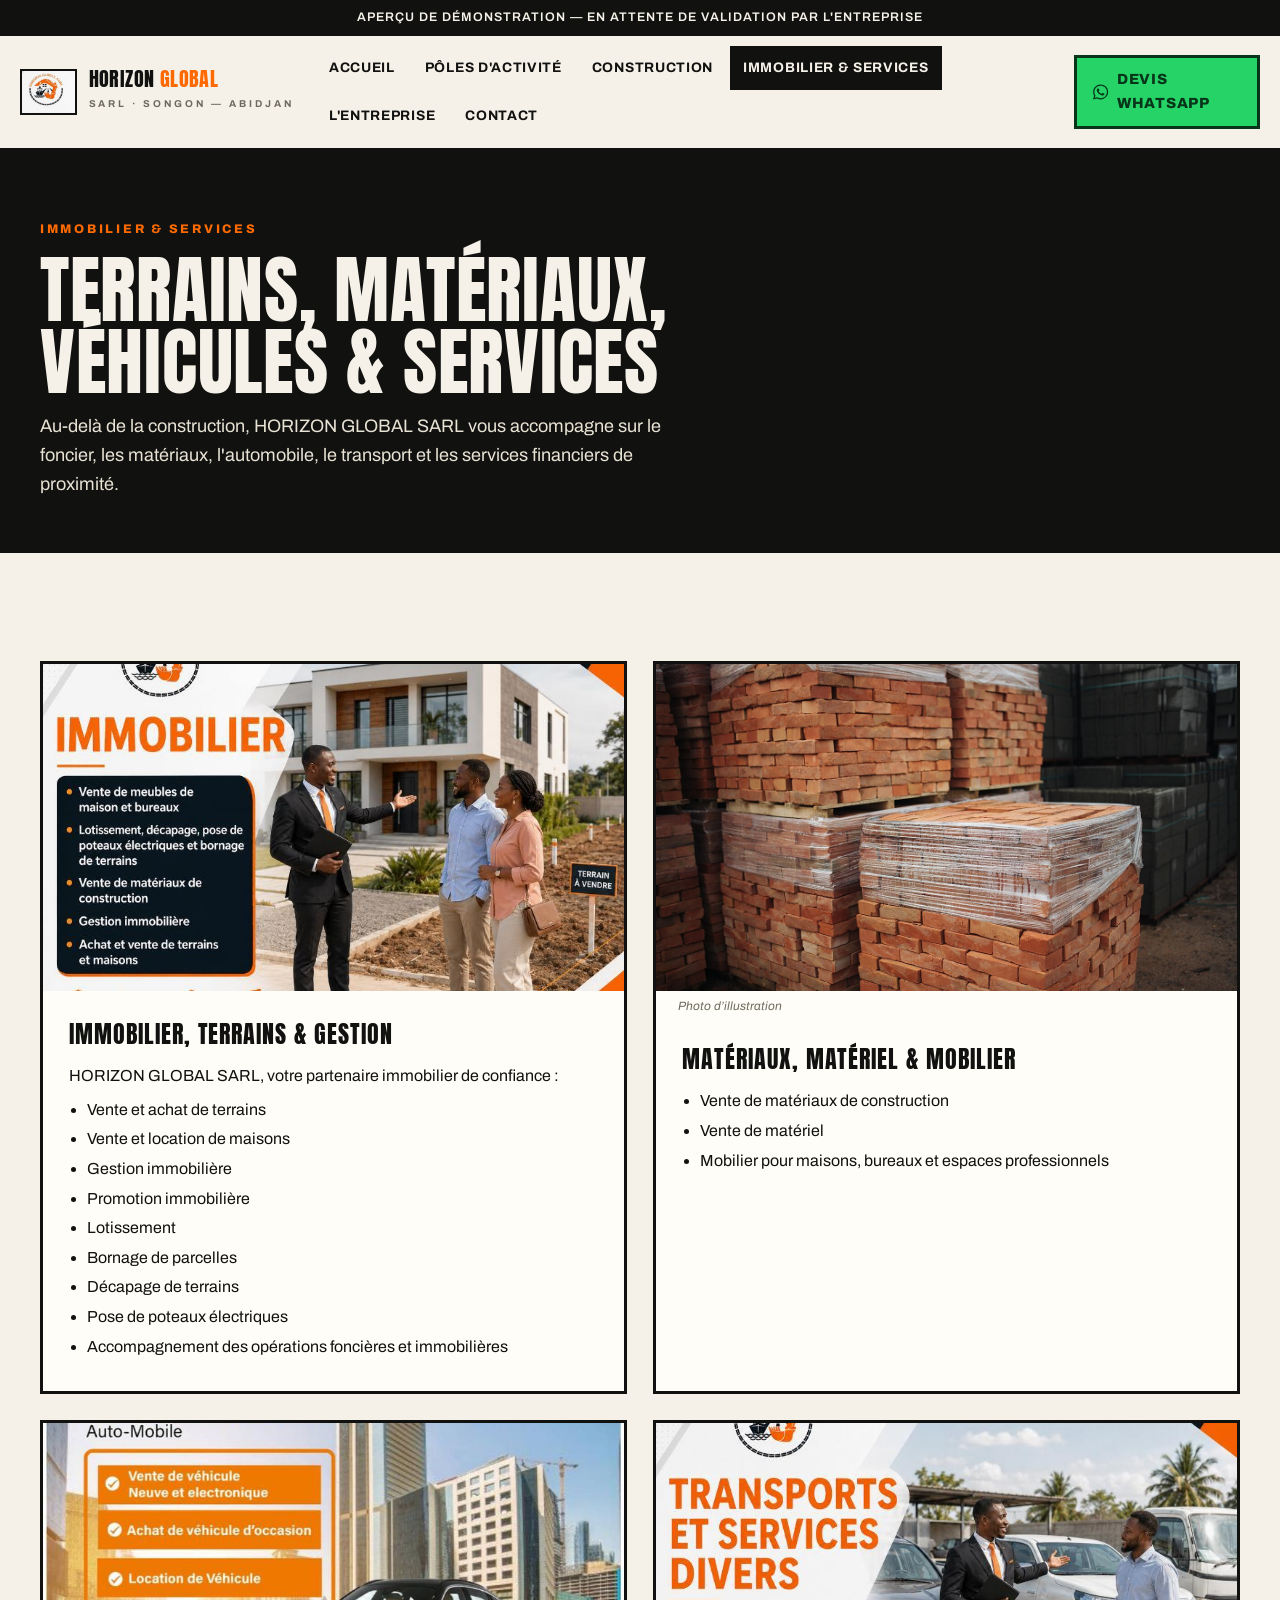
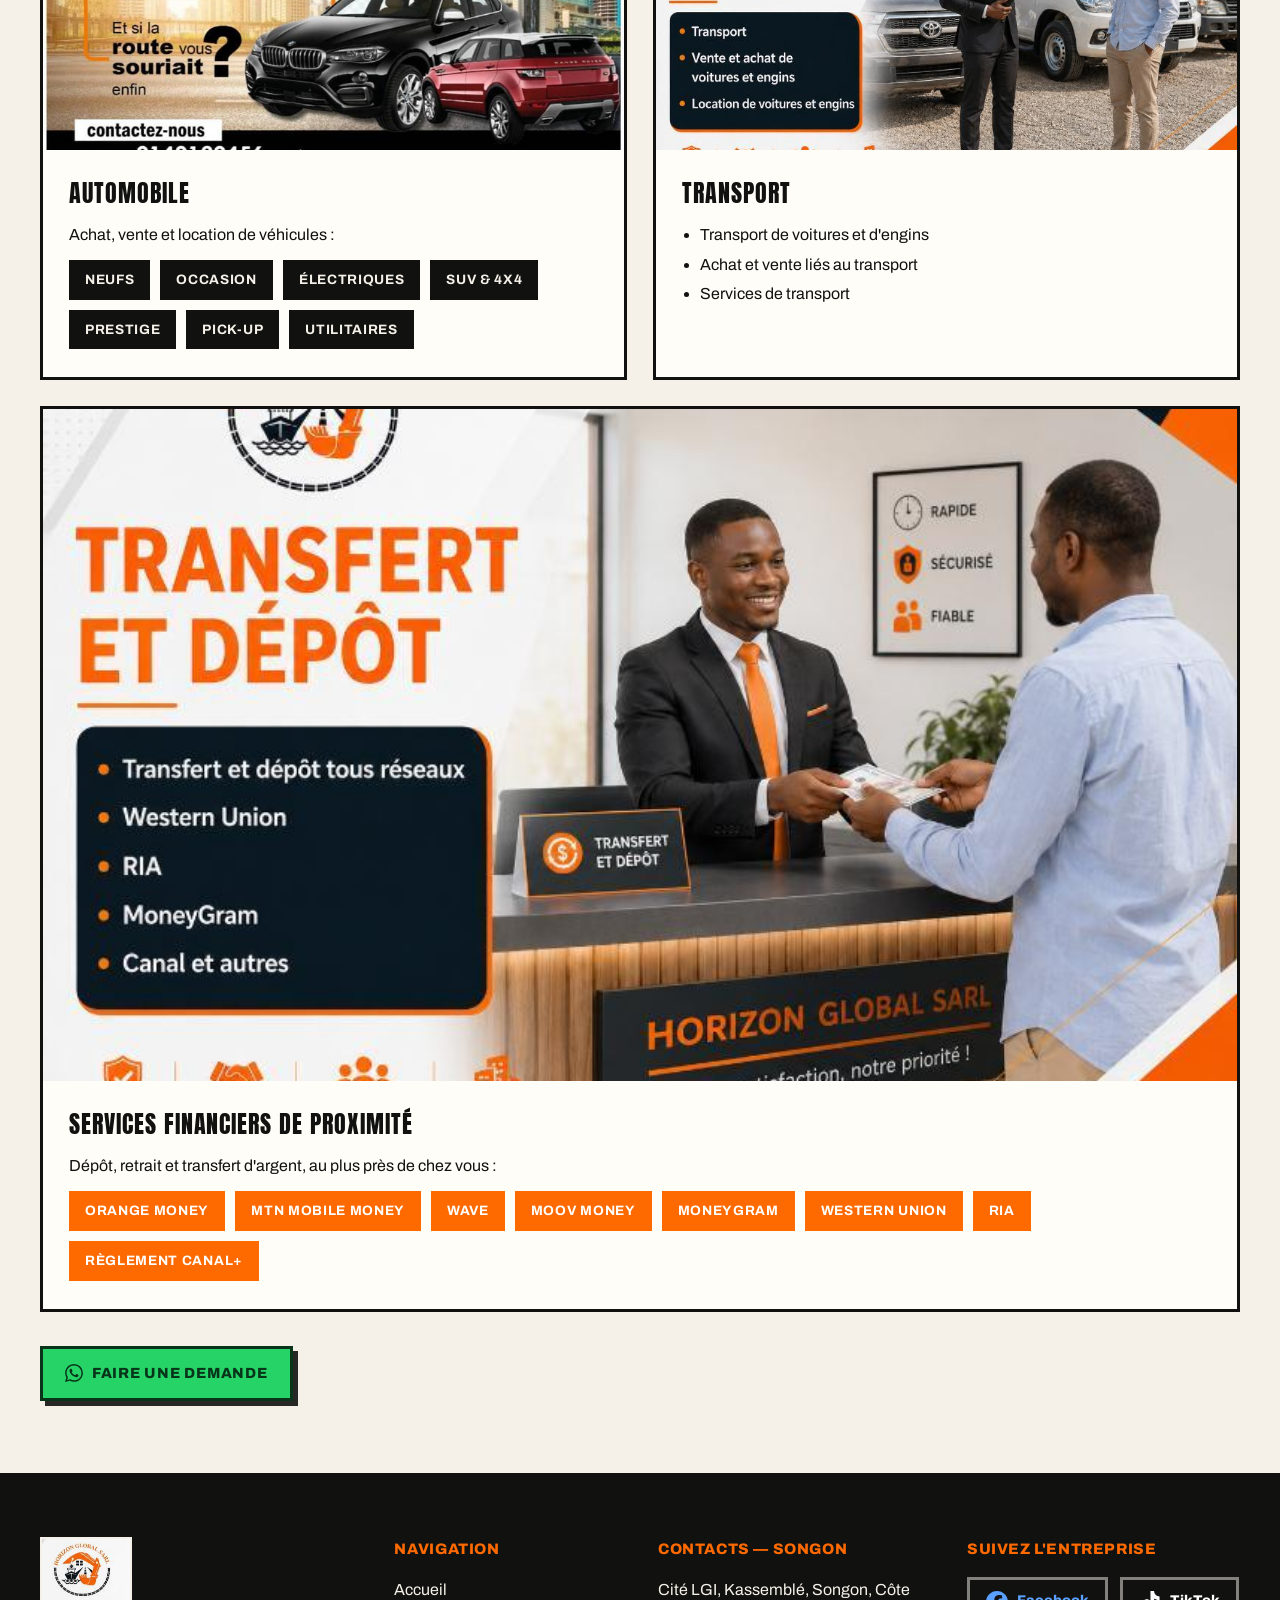
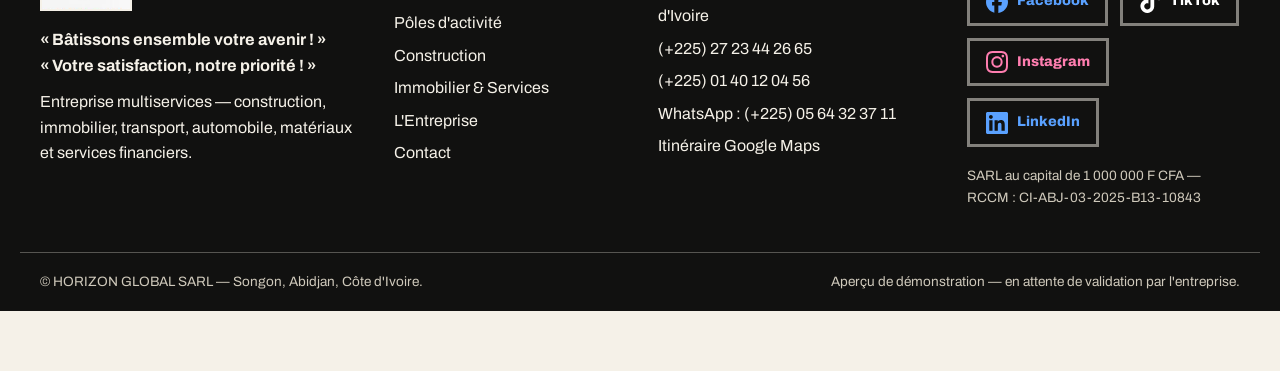
<file: immobilier-services.html>
<!DOCTYPE html>
<html lang="fr">
<head>
<meta charset="UTF-8">
<meta name="viewport" content="width=device-width, initial-scale=1.0">
<title>Immobilier & Services — HORIZON GLOBAL SARL | Terrains, Matériaux, Automobile, Transport, Finance</title>
<meta name="description" content="Immobilier et terrains (lotissement, bornage, gestion), matériaux et mobilier, automobile, transport et services financiers de proximité (Orange Money, Wave, Western Union…) chez HORIZON GLOBAL SARL, Songon.">
<link rel="icon" type="image/png" href="assets/images/logo-horizon-global.png">
<link rel="preconnect" href="https://fonts.googleapis.com">
<link rel="preconnect" href="https://fonts.gstatic.com" crossorigin>
<link href="https://fonts.googleapis.com/css2?family=Anton&family=Archivo:wght@400;500;600;700;800&display=swap" rel="stylesheet">
<link rel="stylesheet" href="assets/css/style.css">
</head>
<body>
<div class="demo-banner">Aperçu de démonstration — en attente de validation par l'entreprise</div>
<header class="site-header">
  <a class="brand" href="index.html" aria-label="HORIZON GLOBAL SARL — Accueil">
    <img src="assets/images/logo-horizon-global.png" alt="Logo HORIZON GLOBAL SARL" width="52" height="44">
    <span class="brand-text"><strong>HORIZON <em>GLOBAL</em></strong><small>SARL · SONGON — ABIDJAN</small></span>
  </a>
  <button class="nav-toggle" type="button" aria-expanded="false" aria-controls="nav-principale" aria-label="Ouvrir le menu">
    <span></span><span></span><span></span>
  </button>
  <nav class="main-nav" id="nav-principale" aria-label="Navigation principale"><a href="index.html">Accueil</a><a href="poles.html">Pôles d'activité</a><a href="construction.html">Construction</a><a href="immobilier-services.html" class="actif">Immobilier & Services</a><a href="entreprise.html">L'Entreprise</a><a href="contact.html">Contact</a></nav>
  <a class="btn btn-wa header-cta" href="https://api.whatsapp.com/send?phone=2250564323711" target="_blank" rel="noopener"><svg viewBox="0 0 24 24" width="18" height="18" fill="currentColor" aria-hidden="true" focusable="false"><path d="M17.472 14.382c-.297-.149-1.758-.867-2.03-.967-.273-.099-.471-.148-.67.15-.197.297-.767.966-.94 1.164-.173.199-.347.223-.644.075-.297-.15-1.255-.463-2.39-1.475-.883-.788-1.48-1.761-1.653-2.059-.173-.297-.018-.458.13-.606.134-.133.298-.347.446-.52.149-.174.198-.298.298-.497.099-.198.05-.371-.025-.52-.075-.149-.669-1.612-.916-2.207-.242-.579-.487-.5-.669-.51-.173-.008-.371-.01-.57-.01-.198 0-.52.074-.792.372-.272.297-1.04 1.016-1.04 2.479 0 1.462 1.065 2.875 1.213 3.074.149.198 2.096 3.2 5.077 4.487.709.306 1.262.489 1.694.625.712.227 1.36.195 1.871.118.571-.085 1.758-.719 2.006-1.413.248-.694.248-1.289.173-1.413-.074-.124-.272-.198-.57-.347m-5.421 7.403h-.004a9.87 9.87 0 01-5.031-1.378l-.361-.214-3.741.982.998-3.648-.235-.374a9.86 9.86 0 01-1.51-5.26c.001-5.45 4.436-9.884 9.888-9.884 2.64 0 5.122 1.03 6.988 2.898a9.825 9.825 0 012.893 6.994c-.003 5.45-4.437 9.884-9.885 9.884m8.413-18.297A11.815 11.815 0 0012.05 0C5.495 0 .16 5.335.157 11.892c0 2.096.547 4.142 1.588 5.945L.057 24l6.305-1.654a11.882 11.882 0 005.683 1.448h.005c6.554 0 11.89-5.335 11.893-11.893a11.821 11.821 0 00-3.48-8.413Z"/></svg><span>Devis WhatsApp</span></a>
</header>
<main>

<div class="page-head"><div class="wrap">
  <span class="eyebrow">Immobilier & services</span>
  <h1>Terrains, matériaux,<br>véhicules & services</h1>
  <p class="lead">Au-delà de la construction, HORIZON GLOBAL SARL vous accompagne sur le foncier, les matériaux, l'automobile, le transport et les services financiers de proximité.</p>
</div></div>

<section><div class="wrap">
  <div class="detail-grid">
    <article class="detail-card">
      <div class="ph"><img src="assets/images/immobilier.jpg" alt="Visuel publié par l'entreprise : immobilier, terrains et gestion immobilière" loading="lazy"></div>
      <div class="dc-body"><h3>Immobilier, terrains & gestion</h3>
        <p>HORIZON GLOBAL SARL, votre partenaire immobilier de confiance :</p>
        <ul><li>Vente et achat de terrains</li><li>Vente et location de maisons</li><li>Gestion immobilière</li><li>Promotion immobilière</li><li>Lotissement</li><li>Bornage de parcelles</li><li>Décapage de terrains</li><li>Pose de poteaux électriques</li><li>Accompagnement des opérations foncières et immobilières</li></ul>
      </div>
    </article>
    <article class="detail-card">
      <div class="ph"><img src="assets/images/materiaux.jpg" alt="Photo d'illustration : matériaux de construction" loading="lazy"></div>
      <p class="illus-caption">Photo d’illustration</p>
      <div class="dc-body"><h3>Matériaux, matériel & mobilier</h3>
        <ul><li>Vente de matériaux de construction</li><li>Vente de matériel</li><li>Mobilier pour maisons, bureaux et espaces professionnels</li></ul>
      </div>
    </article>
    <article class="detail-card">
      <div class="ph"><img src="assets/images/automobile.jpg" alt="Visuel publié par l'entreprise : automobile" loading="lazy"></div>
      <div class="dc-body"><h3>Automobile</h3>
        <p>Achat, vente et location de véhicules :</p>
        <div class="chips" style="margin-top:12px">
          <span class="chip chip-solide">Neufs</span><span class="chip chip-solide">Occasion</span><span class="chip chip-solide">Électriques</span><span class="chip chip-solide">SUV & 4x4</span><span class="chip chip-solide">Prestige</span><span class="chip chip-solide">Pick-up</span><span class="chip chip-solide">Utilitaires</span>
        </div>
      </div>
    </article>
    <article class="detail-card">
      <div class="ph"><img src="assets/images/transport.jpg" alt="Visuel publié par l'entreprise : transport de voitures et d'engins" loading="lazy"></div>
      <div class="dc-body"><h3>Transport</h3>
        <ul><li>Transport de voitures et d'engins</li><li>Achat et vente liés au transport</li><li>Services de transport</li></ul>
      </div>
    </article>
  </div>

  <article class="detail-card" style="margin-top:26px">
    <div class="ph"><img src="assets/images/finance.jpg" alt="Visuel publié par l'entreprise : services financiers de proximité" loading="lazy"></div>
    <div class="dc-body"><h3>Services financiers de proximité</h3>
      <p>Dépôt, retrait et transfert d'argent, au plus près de chez vous :</p>
      <div class="chips" style="margin-top:12px">
        <span class="chip chip-orange">Orange Money</span><span class="chip chip-orange">MTN Mobile Money</span><span class="chip chip-orange">Wave</span><span class="chip chip-orange">Moov Money</span><span class="chip chip-orange">MoneyGram</span><span class="chip chip-orange">Western Union</span><span class="chip chip-orange">RIA</span><span class="chip chip-orange">Règlement Canal+</span>
      </div>
    </div>
  </article>

  <p style="margin-top:34px"><a class="btn btn-wa" href="contact.html#devis"><svg viewBox="0 0 24 24" width="18" height="18" fill="currentColor" aria-hidden="true" focusable="false"><path d="M17.472 14.382c-.297-.149-1.758-.867-2.03-.967-.273-.099-.471-.148-.67.15-.197.297-.767.966-.94 1.164-.173.199-.347.223-.644.075-.297-.15-1.255-.463-2.39-1.475-.883-.788-1.48-1.761-1.653-2.059-.173-.297-.018-.458.13-.606.134-.133.298-.347.446-.52.149-.174.198-.298.298-.497.099-.198.05-.371-.025-.52-.075-.149-.669-1.612-.916-2.207-.242-.579-.487-.5-.669-.51-.173-.008-.371-.01-.57-.01-.198 0-.52.074-.792.372-.272.297-1.04 1.016-1.04 2.479 0 1.462 1.065 2.875 1.213 3.074.149.198 2.096 3.2 5.077 4.487.709.306 1.262.489 1.694.625.712.227 1.36.195 1.871.118.571-.085 1.758-.719 2.006-1.413.248-.694.248-1.289.173-1.413-.074-.124-.272-.198-.57-.347m-5.421 7.403h-.004a9.87 9.87 0 01-5.031-1.378l-.361-.214-3.741.982.998-3.648-.235-.374a9.86 9.86 0 01-1.51-5.26c.001-5.45 4.436-9.884 9.888-9.884 2.64 0 5.122 1.03 6.988 2.898a9.825 9.825 0 012.893 6.994c-.003 5.45-4.437 9.884-9.885 9.884m8.413-18.297A11.815 11.815 0 0012.05 0C5.495 0 .16 5.335.157 11.892c0 2.096.547 4.142 1.588 5.945L.057 24l6.305-1.654a11.882 11.882 0 005.683 1.448h.005c6.554 0 11.89-5.335 11.893-11.893a11.821 11.821 0 00-3.48-8.413Z"/></svg> Faire une demande</a></p>
</div></section>

</main>
<footer class="site-footer">
  <div class="footer-grid">
    <div class="footer-col footer-brand">
      <img src="assets/images/logo-horizon-global.png" alt="Logo HORIZON GLOBAL SARL" width="86" height="74" loading="lazy">
      <p class="footer-baseline">« Bâtissons ensemble votre avenir ! »<br>« Votre satisfaction, notre priorité ! »</p>
      <p>Entreprise multiservices — construction, immobilier, transport, automobile, matériaux et services financiers.</p>
    </div>
    <div class="footer-col">
      <h3>Navigation</h3>
      <ul><li><a href="index.html">Accueil</a></li><li><a href="poles.html">Pôles d'activité</a></li><li><a href="construction.html">Construction</a></li><li><a href="immobilier-services.html">Immobilier & Services</a></li><li><a href="entreprise.html">L'Entreprise</a></li><li><a href="contact.html">Contact</a></li></ul>
    </div>
    <div class="footer-col">
      <h3>Contacts — Songon</h3>
      <ul class="footer-contacts">
        <li>Cité LGI, Kassemblé, Songon, Côte d'Ivoire</li>
        <li><a href="tel:+2252723442665">(+225) 27 23 44 26 65</a></li>
        <li><a href="tel:+2250140120456">(+225) 01 40 12 04 56</a></li>
        <li><a href="https://api.whatsapp.com/send?phone=2250564323711" target="_blank" rel="noopener">WhatsApp : (+225) 05 64 32 37 11</a></li>
        <li><a href="https://www.google.com/maps/dir/?api=1&destination=Cit%C3%A9%20LGI%2C%20Kassembl%C3%A9%2C%20Songon%2C%20C%C3%B4te%20d%27Ivoire" target="_blank" rel="noopener">Itinéraire Google Maps</a></li>
      </ul>
    </div>
    <div class="footer-col">
      <h3>Suivez l'entreprise</h3>
      <div class="socials"><a class="soc soc-fb soc-footer" href="https://facebook.com/people/Horizon-Global-Sarl-business/61591582659764/" target="_blank" rel="noopener" aria-label="Facebook — HORIZON GLOBAL SARL"><svg viewBox="0 0 24 24" width="22" height="22" fill="currentColor" aria-hidden="true" focusable="false"><path d="M9.101 23.691v-7.98H6.627v-3.667h2.474v-1.58c0-4.085 1.848-5.978 5.858-5.978.401 0 .955.042 1.468.103a8.68 8.68 0 0 1 1.141.195v3.325a8.623 8.623 0 0 0-.653-.036 26.805 26.805 0 0 0-.733-.009c-.707 0-1.259.096-1.675.309a1.686 1.686 0 0 0-.679.622c-.258.42-.374.995-.374 1.752v1.297h3.919l-.386 2.103-.287 1.564h-3.246v8.245C19.396 23.238 24 18.179 24 12.044c0-6.627-5.373-12-12-12s-12 5.373-12 12c0 5.628 3.874 10.35 9.101 11.647Z"/></svg><span>Facebook</span></a><a class="soc soc-tt soc-footer" href="https://www.tiktok.com/@horizon.global.sa6" target="_blank" rel="noopener" aria-label="TikTok — HORIZON GLOBAL SARL"><svg viewBox="0 0 24 24" width="22" height="22" fill="currentColor" aria-hidden="true" focusable="false"><path d="M12.525.02c1.31-.02 2.61-.01 3.91-.02.08 1.53.63 3.09 1.75 4.17 1.12 1.11 2.7 1.62 4.24 1.79v4.03c-1.44-.05-2.89-.35-4.2-.97-.57-.26-1.1-.59-1.62-.93-.01 2.92.01 5.84-.02 8.75-.08 1.4-.54 2.79-1.35 3.94-1.31 1.92-3.58 3.17-5.91 3.21-1.43.08-2.86-.31-4.08-1.03-2.02-1.19-3.44-3.37-3.65-5.71-.02-.5-.03-1-.01-1.49.18-1.9 1.12-3.72 2.58-4.96 1.66-1.44 3.98-2.13 6.15-1.72.02 1.48-.04 2.96-.04 4.44-.99-.32-2.15-.23-3.02.37-.63.41-1.11 1.04-1.36 1.75-.21.51-.15 1.07-.14 1.61.24 1.64 1.82 3.02 3.5 2.87 1.12-.01 2.19-.66 2.77-1.61.19-.33.4-.67.41-1.06.1-1.79.06-3.57.07-5.36.01-4.03-.01-8.05.02-12.07z"/></svg><span>TikTok</span></a><a class="soc soc-ig soc-footer" href="https://www.instagram.com/horizonglobal.sarl" target="_blank" rel="noopener" aria-label="Instagram — HORIZON GLOBAL SARL"><svg viewBox="0 0 24 24" width="22" height="22" fill="currentColor" aria-hidden="true" focusable="false"><path d="M7.0301.084c-1.2768.0602-2.1487.264-2.911.5634-.7888.3075-1.4575.72-2.1228 1.3877-.6652.6677-1.075 1.3368-1.3802 2.127-.2954.7638-.4956 1.6365-.552 2.914-.0564 1.2775-.0689 1.6882-.0626 4.947.0062 3.2586.0206 3.6671.0825 4.9473.061 1.2765.264 2.1482.5635 2.9107.308.7889.72 1.4573 1.388 2.1228.6679.6655 1.3365 1.0743 2.1285 1.38.7632.295 1.6361.4961 2.9134.552 1.2773.056 1.6884.069 4.9462.0627 3.2578-.0062 3.668-.0207 4.9478-.0814 1.28-.0607 2.147-.2652 2.9098-.5633.7889-.3086 1.4578-.72 2.1228-1.3881.665-.6682 1.0745-1.3378 1.3795-2.1284.2957-.7632.4966-1.636.552-2.9124.056-1.2809.0692-1.6898.063-4.948-.0063-3.2583-.021-3.6668-.0817-4.9465-.0607-1.2797-.264-2.1487-.5633-2.9117-.3084-.7889-.72-1.4568-1.3876-2.1228C21.2982 1.33 20.628.9208 19.8378.6165 19.074.321 18.2017.1197 16.9244.0645 15.6471.0093 15.236-.005 11.977.0014 8.718.0076 8.31.0215 7.0301.0839m.1402 21.6932c-1.17-.0509-1.8053-.2453-2.2287-.408-.5606-.216-.96-.4771-1.3819-.895-.422-.4178-.6811-.8186-.9-1.378-.1644-.4234-.3624-1.058-.4171-2.228-.0595-1.2645-.072-1.6442-.079-4.848-.007-3.2037.0053-3.583.0607-4.848.05-1.169.2456-1.805.408-2.2282.216-.5613.4762-.96.895-1.3816.4188-.4217.8184-.6814 1.3783-.9003.423-.1651 1.0575-.3614 2.227-.4171 1.2655-.06 1.6447-.072 4.848-.079 3.2033-.007 3.5835.005 4.8495.0608 1.169.0508 1.8053.2445 2.228.408.5608.216.96.4754 1.3816.895.4217.4194.6816.8176.9005 1.3787.1653.4217.3617 1.056.4169 2.2263.0602 1.2655.0739 1.645.0796 4.848.0058 3.203-.0055 3.5834-.061 4.848-.051 1.17-.245 1.8055-.408 2.2294-.216.5604-.4763.96-.8954 1.3814-.419.4215-.8181.6811-1.3783.9-.4224.1649-1.0577.3617-2.2262.4174-1.2656.0595-1.6448.072-4.8493.079-3.2045.007-3.5825-.006-4.848-.0608M16.953 5.5864A1.44 1.44 0 1 0 18.39 4.144a1.44 1.44 0 0 0-1.437 1.4424M5.8385 12.012c.0067 3.4032 2.7706 6.1557 6.173 6.1493 3.4026-.0065 6.157-2.7701 6.1506-6.1733-.0065-3.4032-2.771-6.1565-6.174-6.1498-3.403.0067-6.156 2.771-6.1496 6.1738M8 12.0077a4 4 0 1 1 4.008 3.9921A3.9996 3.9996 0 0 1 8 12.0077"/></svg><span>Instagram</span></a><a class="soc soc-li soc-footer" href="https://www.linkedin.com/in/horizon-globale-sarl-967104416" target="_blank" rel="noopener" aria-label="LinkedIn — HORIZON GLOBAL SARL"><svg viewBox="0 0 24 24" width="22" height="22" fill="currentColor" aria-hidden="true" focusable="false"><path d="M20.447 20.452h-3.554v-5.569c0-1.328-.027-3.037-1.852-3.037-1.853 0-2.136 1.445-2.136 2.939v5.667H9.351V9h3.414v1.561h.046c.477-.9 1.637-1.85 3.37-1.85 3.601 0 4.267 2.37 4.267 5.455v6.286zM5.337 7.433c-1.144 0-2.063-.926-2.063-2.065 0-1.138.92-2.063 2.063-2.063 1.14 0 2.064.925 2.064 2.063 0 1.139-.925 2.065-2.064 2.065zm1.782 13.019H3.555V9h3.564v11.452zM22.225 0H1.771C.792 0 0 .774 0 1.729v20.542C0 23.227.792 24 1.771 24h20.451C23.2 24 24 23.227 24 22.271V1.729C24 .774 23.2 0 22.222 0h.003z"/></svg><span>LinkedIn</span></a></div>
      <p class="footer-legal">SARL au capital de 1 000 000 F CFA — RCCM : CI-ABJ-03-2025-B13-10843</p>
    </div>
  </div>
  <div class="footer-bottom">
    <p>© HORIZON GLOBAL SARL — Songon, Abidjan, Côte d'Ivoire.</p>
    <p class="demo-note">Aperçu de démonstration — en attente de validation par l'entreprise.</p>
  </div>
</footer>
<div class="mobile-bar">
  <a class="mb-call" href="tel:+2252723442665">Appeler</a>
  <a class="mb-wa" href="https://api.whatsapp.com/send?phone=2250564323711" target="_blank" rel="noopener"><svg viewBox="0 0 24 24" width="20" height="20" fill="currentColor" aria-hidden="true" focusable="false"><path d="M17.472 14.382c-.297-.149-1.758-.867-2.03-.967-.273-.099-.471-.148-.67.15-.197.297-.767.966-.94 1.164-.173.199-.347.223-.644.075-.297-.15-1.255-.463-2.39-1.475-.883-.788-1.48-1.761-1.653-2.059-.173-.297-.018-.458.13-.606.134-.133.298-.347.446-.52.149-.174.198-.298.298-.497.099-.198.05-.371-.025-.52-.075-.149-.669-1.612-.916-2.207-.242-.579-.487-.5-.669-.51-.173-.008-.371-.01-.57-.01-.198 0-.52.074-.792.372-.272.297-1.04 1.016-1.04 2.479 0 1.462 1.065 2.875 1.213 3.074.149.198 2.096 3.2 5.077 4.487.709.306 1.262.489 1.694.625.712.227 1.36.195 1.871.118.571-.085 1.758-.719 2.006-1.413.248-.694.248-1.289.173-1.413-.074-.124-.272-.198-.57-.347m-5.421 7.403h-.004a9.87 9.87 0 01-5.031-1.378l-.361-.214-3.741.982.998-3.648-.235-.374a9.86 9.86 0 01-1.51-5.26c.001-5.45 4.436-9.884 9.888-9.884 2.64 0 5.122 1.03 6.988 2.898a9.825 9.825 0 012.893 6.994c-.003 5.45-4.437 9.884-9.885 9.884m8.413-18.297A11.815 11.815 0 0012.05 0C5.495 0 .16 5.335.157 11.892c0 2.096.547 4.142 1.588 5.945L.057 24l6.305-1.654a11.882 11.882 0 005.683 1.448h.005c6.554 0 11.89-5.335 11.893-11.893a11.821 11.821 0 00-3.48-8.413Z"/></svg> WhatsApp</a>
</div>
<script src="assets/js/main.js"></script>
</body>
</html>
</file>
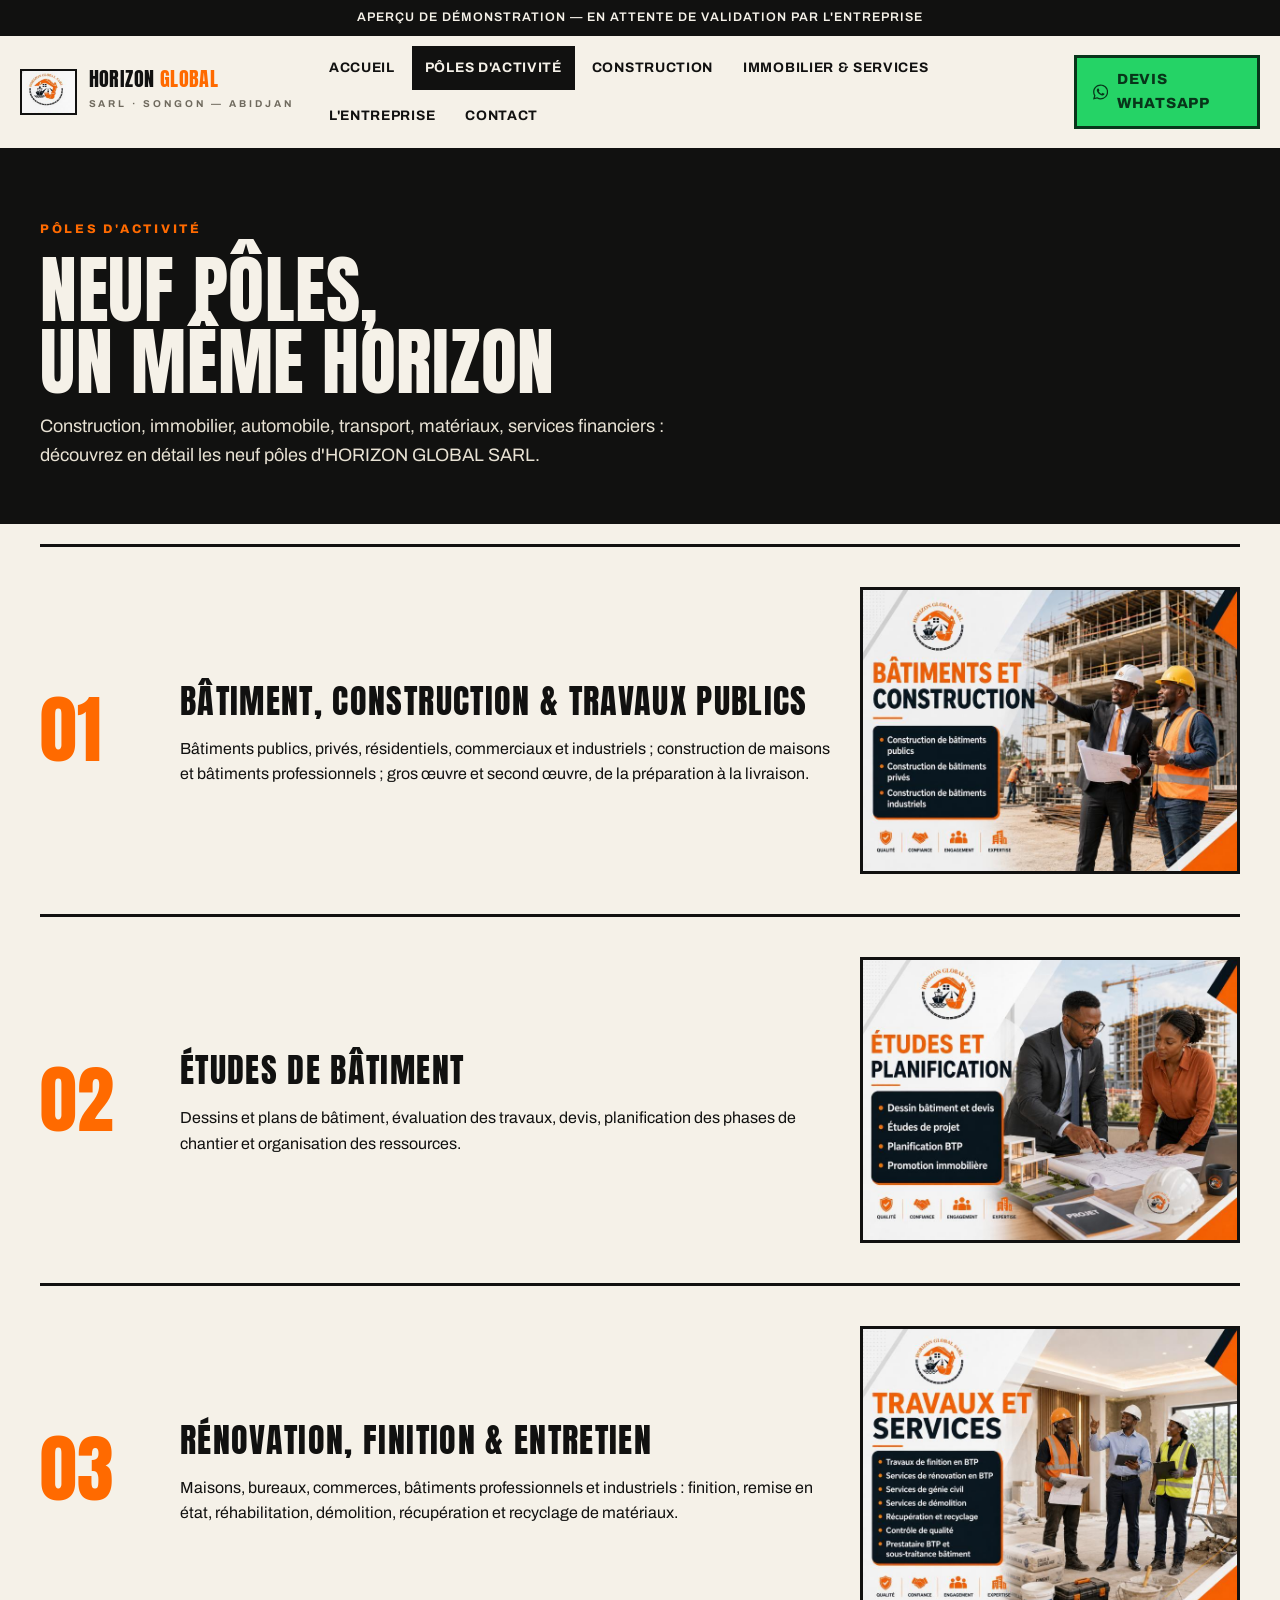
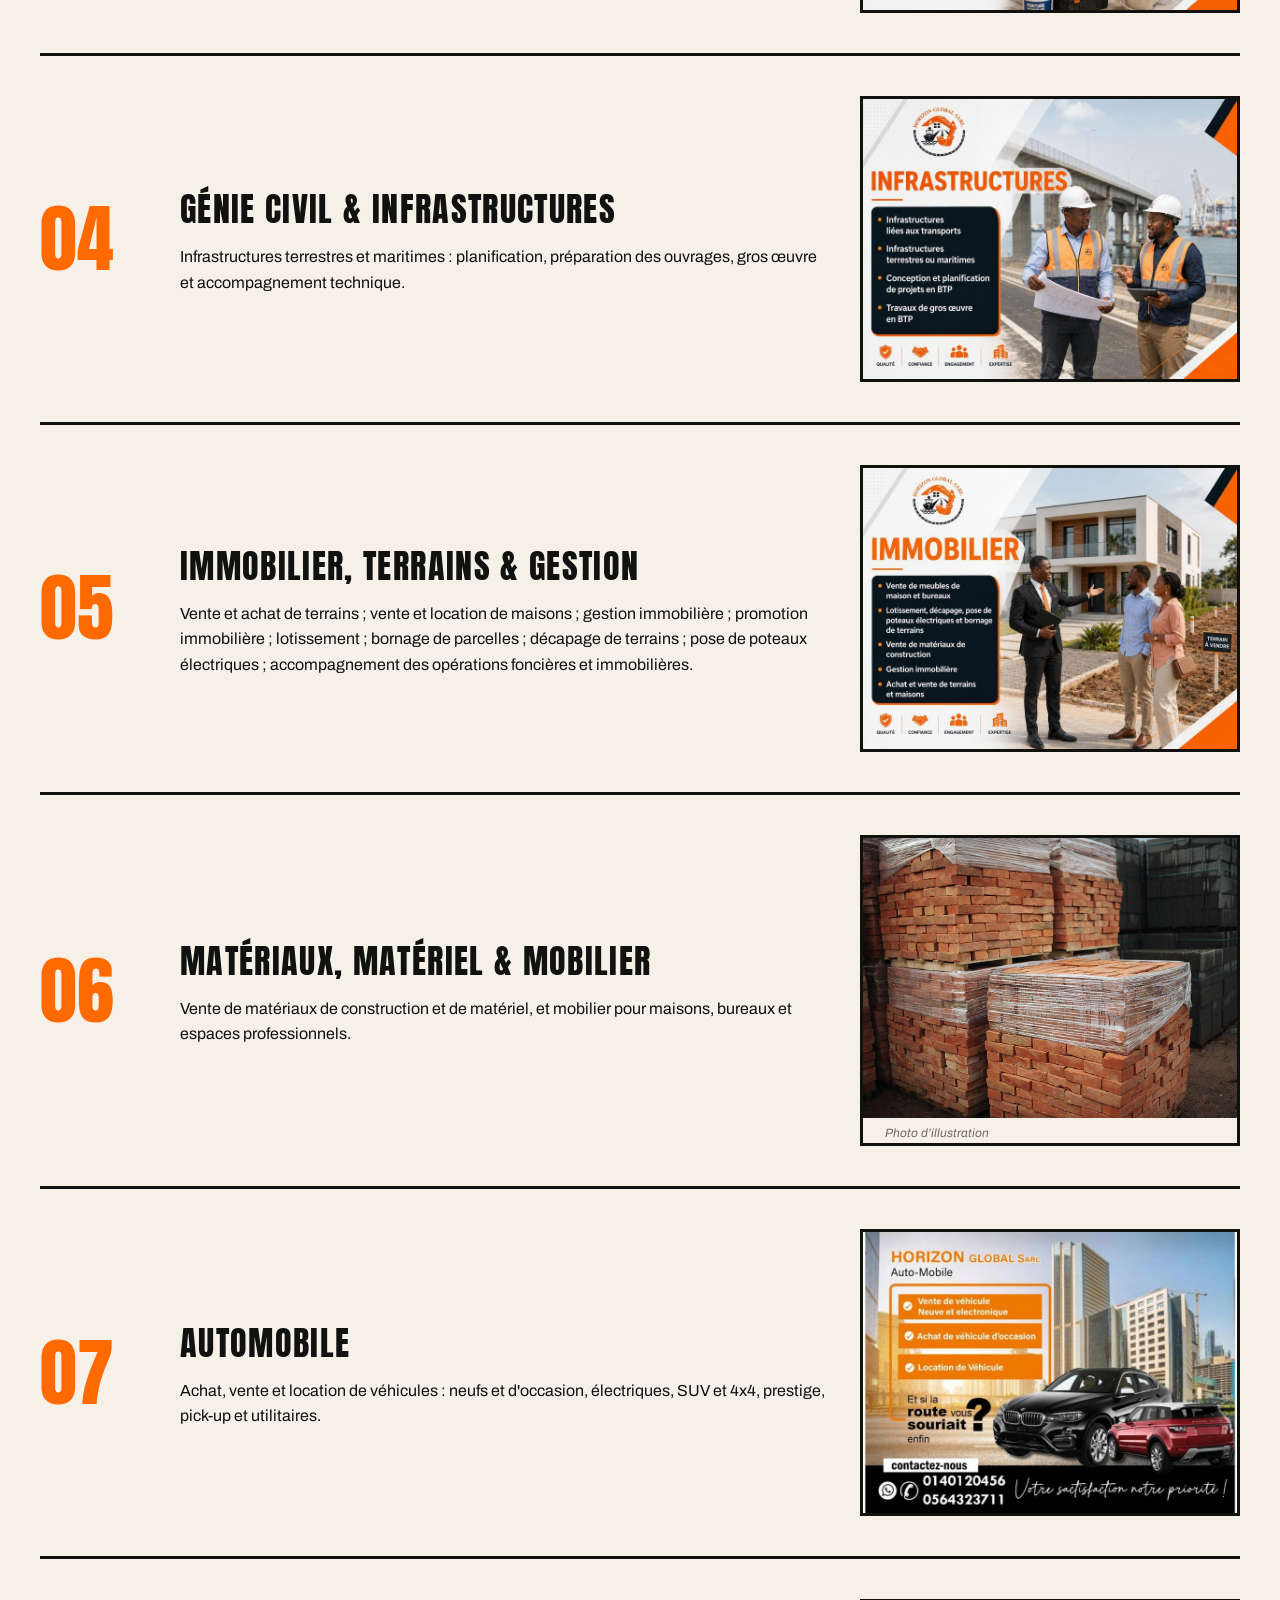
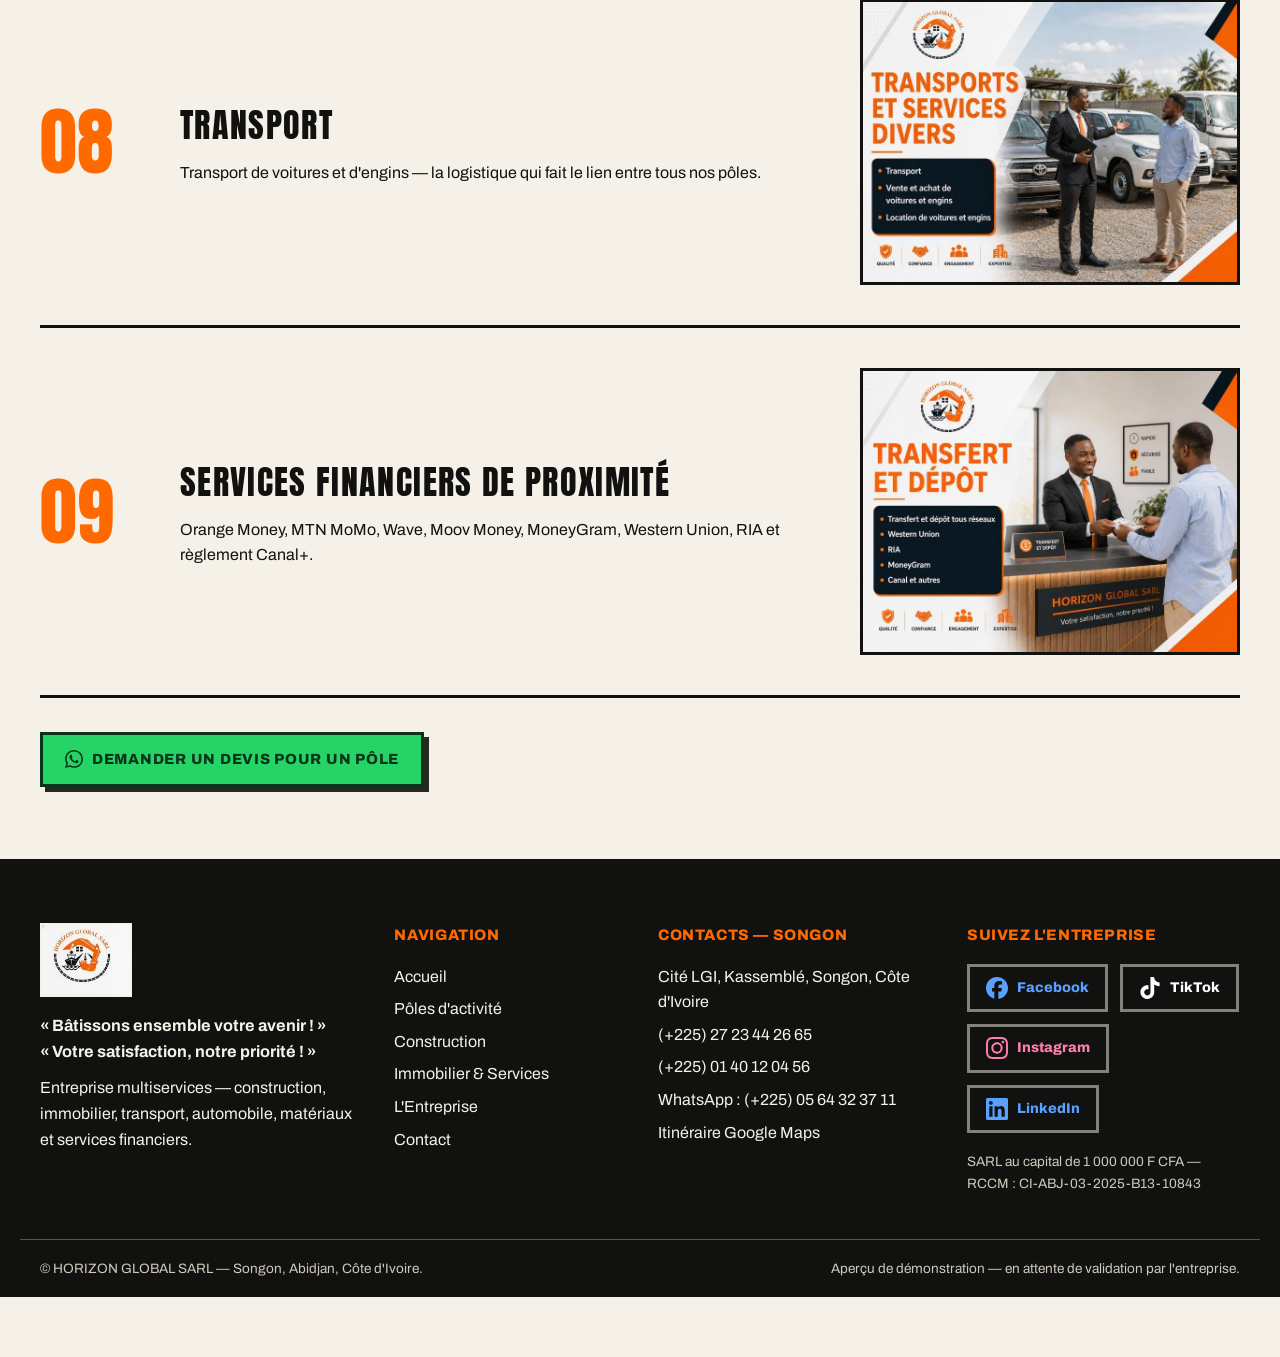
<file: poles.html>
<!DOCTYPE html>
<html lang="fr">
<head>
<meta charset="UTF-8">
<meta name="viewport" content="width=device-width, initial-scale=1.0">
<title>Nos 9 pôles d'activité — HORIZON GLOBAL SARL | Songon, Abidjan</title>
<meta name="description" content="Les neuf pôles d'HORIZON GLOBAL SARL : bâtiment/TP, études, rénovation, génie civil, immobilier et gestion foncière, matériaux et mobilier, automobile, transport, services financiers de proximité.">
<link rel="icon" type="image/png" href="assets/images/logo-horizon-global.png">
<link rel="preconnect" href="https://fonts.googleapis.com">
<link rel="preconnect" href="https://fonts.gstatic.com" crossorigin>
<link href="https://fonts.googleapis.com/css2?family=Anton&family=Archivo:wght@400;500;600;700;800&display=swap" rel="stylesheet">
<link rel="stylesheet" href="assets/css/style.css">
</head>
<body>
<div class="demo-banner">Aperçu de démonstration — en attente de validation par l'entreprise</div>
<header class="site-header">
  <a class="brand" href="index.html" aria-label="HORIZON GLOBAL SARL — Accueil">
    <img src="assets/images/logo-horizon-global.png" alt="Logo HORIZON GLOBAL SARL" width="52" height="44">
    <span class="brand-text"><strong>HORIZON <em>GLOBAL</em></strong><small>SARL · SONGON — ABIDJAN</small></span>
  </a>
  <button class="nav-toggle" type="button" aria-expanded="false" aria-controls="nav-principale" aria-label="Ouvrir le menu">
    <span></span><span></span><span></span>
  </button>
  <nav class="main-nav" id="nav-principale" aria-label="Navigation principale"><a href="index.html">Accueil</a><a href="poles.html" class="actif">Pôles d'activité</a><a href="construction.html">Construction</a><a href="immobilier-services.html">Immobilier & Services</a><a href="entreprise.html">L'Entreprise</a><a href="contact.html">Contact</a></nav>
  <a class="btn btn-wa header-cta" href="https://api.whatsapp.com/send?phone=2250564323711" target="_blank" rel="noopener"><svg viewBox="0 0 24 24" width="18" height="18" fill="currentColor" aria-hidden="true" focusable="false"><path d="M17.472 14.382c-.297-.149-1.758-.867-2.03-.967-.273-.099-.471-.148-.67.15-.197.297-.767.966-.94 1.164-.173.199-.347.223-.644.075-.297-.15-1.255-.463-2.39-1.475-.883-.788-1.48-1.761-1.653-2.059-.173-.297-.018-.458.13-.606.134-.133.298-.347.446-.52.149-.174.198-.298.298-.497.099-.198.05-.371-.025-.52-.075-.149-.669-1.612-.916-2.207-.242-.579-.487-.5-.669-.51-.173-.008-.371-.01-.57-.01-.198 0-.52.074-.792.372-.272.297-1.04 1.016-1.04 2.479 0 1.462 1.065 2.875 1.213 3.074.149.198 2.096 3.2 5.077 4.487.709.306 1.262.489 1.694.625.712.227 1.36.195 1.871.118.571-.085 1.758-.719 2.006-1.413.248-.694.248-1.289.173-1.413-.074-.124-.272-.198-.57-.347m-5.421 7.403h-.004a9.87 9.87 0 01-5.031-1.378l-.361-.214-3.741.982.998-3.648-.235-.374a9.86 9.86 0 01-1.51-5.26c.001-5.45 4.436-9.884 9.888-9.884 2.64 0 5.122 1.03 6.988 2.898a9.825 9.825 0 012.893 6.994c-.003 5.45-4.437 9.884-9.885 9.884m8.413-18.297A11.815 11.815 0 0012.05 0C5.495 0 .16 5.335.157 11.892c0 2.096.547 4.142 1.588 5.945L.057 24l6.305-1.654a11.882 11.882 0 005.683 1.448h.005c6.554 0 11.89-5.335 11.893-11.893a11.821 11.821 0 00-3.48-8.413Z"/></svg><span>Devis WhatsApp</span></a>
</header>
<main>

<div class="page-head"><div class="wrap">
  <span class="eyebrow">Pôles d'activité</span>
  <h1>Neuf pôles,<br>un même horizon</h1>
  <p class="lead">Construction, immobilier, automobile, transport, matériaux, services financiers : découvrez en détail les neuf pôles d'HORIZON GLOBAL SARL.</p>
</div></div>
<section style="padding-top:20px"><div class="wrap">
  <article class="pole-row" id="pole-01">
    <div class="big-num">01</div>
    <div><h3>Bâtiment, construction & travaux publics</h3><p>Bâtiments publics, privés, résidentiels, commerciaux et industriels ; construction de maisons et bâtiments professionnels ; gros œuvre et second œuvre, de la préparation à la livraison.</p></div>
    <div class="ph"><img src="assets/images/btp.jpg" alt="Visuel publié par l'entreprise : bâtiment, construction et travaux publics" loading="lazy"></div>
  </article>
  <article class="pole-row" id="pole-02">
    <div class="big-num">02</div>
    <div><h3>Études de bâtiment</h3><p>Dessins et plans de bâtiment, évaluation des travaux, devis, planification des phases de chantier et organisation des ressources.</p></div>
    <div class="ph"><img src="assets/images/etudes.jpg" alt="Visuel publié par l'entreprise : études de bâtiment" loading="lazy"></div>
  </article>
  <article class="pole-row" id="pole-03">
    <div class="big-num">03</div>
    <div><h3>Rénovation, finition & entretien</h3><p>Maisons, bureaux, commerces, bâtiments professionnels et industriels : finition, remise en état, réhabilitation, démolition, récupération et recyclage de matériaux.</p></div>
    <div class="ph"><img src="assets/images/renovation.jpg" alt="Visuel publié par l'entreprise : rénovation, finition et entretien" loading="lazy"></div>
  </article>
  <article class="pole-row" id="pole-04">
    <div class="big-num">04</div>
    <div><h3>Génie civil & infrastructures</h3><p>Infrastructures terrestres et maritimes : planification, préparation des ouvrages, gros œuvre et accompagnement technique.</p></div>
    <div class="ph"><img src="assets/images/genie-civil.jpg" alt="Visuel publié par l'entreprise : génie civil et infrastructures" loading="lazy"></div>
  </article>
  <article class="pole-row" id="pole-05">
    <div class="big-num">05</div>
    <div><h3>Immobilier, terrains & gestion</h3><p>Vente et achat de terrains ; vente et location de maisons ; gestion immobilière ; promotion immobilière ; lotissement ; bornage de parcelles ; décapage de terrains ; pose de poteaux électriques ; accompagnement des opérations foncières et immobilières.</p></div>
    <div class="ph"><img src="assets/images/immobilier.jpg" alt="Visuel publié par l'entreprise : immobilier, terrains et gestion immobilière" loading="lazy"></div>
  </article>
  <article class="pole-row" id="pole-06">
    <div class="big-num">06</div>
    <div><h3>Matériaux, matériel & mobilier</h3><p>Vente de matériaux de construction et de matériel, et mobilier pour maisons, bureaux et espaces professionnels.</p></div>
    <div class="ph"><img src="assets/images/materiaux.jpg" alt="Photo d'illustration : matériaux de construction" loading="lazy"><p class="illus-caption">Photo d’illustration</p></div>
  </article>
  <article class="pole-row" id="pole-07">
    <div class="big-num">07</div>
    <div><h3>Automobile</h3><p>Achat, vente et location de véhicules : neufs et d'occasion, électriques, SUV et 4x4, prestige, pick-up et utilitaires.</p></div>
    <div class="ph"><img src="assets/images/automobile.jpg" alt="Visuel publié par l'entreprise : automobile" loading="lazy"></div>
  </article>
  <article class="pole-row" id="pole-08">
    <div class="big-num">08</div>
    <div><h3>Transport</h3><p>Transport de voitures et d'engins — la logistique qui fait le lien entre tous nos pôles.</p></div>
    <div class="ph"><img src="assets/images/transport.jpg" alt="Visuel publié par l'entreprise : transport de voitures et d'engins" loading="lazy"></div>
  </article>
  <article class="pole-row" id="pole-09">
    <div class="big-num">09</div>
    <div><h3>Services financiers de proximité</h3><p>Orange Money, MTN MoMo, Wave, Moov Money, MoneyGram, Western Union, RIA et règlement Canal+.</p></div>
    <div class="ph"><img src="assets/images/finance.jpg" alt="Visuel publié par l'entreprise : services financiers de proximité" loading="lazy"></div>
  </article>
  <p style="margin-top:34px"><a class="btn btn-wa" href="contact.html#devis"><svg viewBox="0 0 24 24" width="18" height="18" fill="currentColor" aria-hidden="true" focusable="false"><path d="M17.472 14.382c-.297-.149-1.758-.867-2.03-.967-.273-.099-.471-.148-.67.15-.197.297-.767.966-.94 1.164-.173.199-.347.223-.644.075-.297-.15-1.255-.463-2.39-1.475-.883-.788-1.48-1.761-1.653-2.059-.173-.297-.018-.458.13-.606.134-.133.298-.347.446-.52.149-.174.198-.298.298-.497.099-.198.05-.371-.025-.52-.075-.149-.669-1.612-.916-2.207-.242-.579-.487-.5-.669-.51-.173-.008-.371-.01-.57-.01-.198 0-.52.074-.792.372-.272.297-1.04 1.016-1.04 2.479 0 1.462 1.065 2.875 1.213 3.074.149.198 2.096 3.2 5.077 4.487.709.306 1.262.489 1.694.625.712.227 1.36.195 1.871.118.571-.085 1.758-.719 2.006-1.413.248-.694.248-1.289.173-1.413-.074-.124-.272-.198-.57-.347m-5.421 7.403h-.004a9.87 9.87 0 01-5.031-1.378l-.361-.214-3.741.982.998-3.648-.235-.374a9.86 9.86 0 01-1.51-5.26c.001-5.45 4.436-9.884 9.888-9.884 2.64 0 5.122 1.03 6.988 2.898a9.825 9.825 0 012.893 6.994c-.003 5.45-4.437 9.884-9.885 9.884m8.413-18.297A11.815 11.815 0 0012.05 0C5.495 0 .16 5.335.157 11.892c0 2.096.547 4.142 1.588 5.945L.057 24l6.305-1.654a11.882 11.882 0 005.683 1.448h.005c6.554 0 11.89-5.335 11.893-11.893a11.821 11.821 0 00-3.48-8.413Z"/></svg> Demander un devis pour un pôle</a></p>
</div></section>

</main>
<footer class="site-footer">
  <div class="footer-grid">
    <div class="footer-col footer-brand">
      <img src="assets/images/logo-horizon-global.png" alt="Logo HORIZON GLOBAL SARL" width="86" height="74" loading="lazy">
      <p class="footer-baseline">« Bâtissons ensemble votre avenir ! »<br>« Votre satisfaction, notre priorité ! »</p>
      <p>Entreprise multiservices — construction, immobilier, transport, automobile, matériaux et services financiers.</p>
    </div>
    <div class="footer-col">
      <h3>Navigation</h3>
      <ul><li><a href="index.html">Accueil</a></li><li><a href="poles.html">Pôles d'activité</a></li><li><a href="construction.html">Construction</a></li><li><a href="immobilier-services.html">Immobilier & Services</a></li><li><a href="entreprise.html">L'Entreprise</a></li><li><a href="contact.html">Contact</a></li></ul>
    </div>
    <div class="footer-col">
      <h3>Contacts — Songon</h3>
      <ul class="footer-contacts">
        <li>Cité LGI, Kassemblé, Songon, Côte d'Ivoire</li>
        <li><a href="tel:+2252723442665">(+225) 27 23 44 26 65</a></li>
        <li><a href="tel:+2250140120456">(+225) 01 40 12 04 56</a></li>
        <li><a href="https://api.whatsapp.com/send?phone=2250564323711" target="_blank" rel="noopener">WhatsApp : (+225) 05 64 32 37 11</a></li>
        <li><a href="https://www.google.com/maps/dir/?api=1&destination=Cit%C3%A9%20LGI%2C%20Kassembl%C3%A9%2C%20Songon%2C%20C%C3%B4te%20d%27Ivoire" target="_blank" rel="noopener">Itinéraire Google Maps</a></li>
      </ul>
    </div>
    <div class="footer-col">
      <h3>Suivez l'entreprise</h3>
      <div class="socials"><a class="soc soc-fb soc-footer" href="https://facebook.com/people/Horizon-Global-Sarl-business/61591582659764/" target="_blank" rel="noopener" aria-label="Facebook — HORIZON GLOBAL SARL"><svg viewBox="0 0 24 24" width="22" height="22" fill="currentColor" aria-hidden="true" focusable="false"><path d="M9.101 23.691v-7.98H6.627v-3.667h2.474v-1.58c0-4.085 1.848-5.978 5.858-5.978.401 0 .955.042 1.468.103a8.68 8.68 0 0 1 1.141.195v3.325a8.623 8.623 0 0 0-.653-.036 26.805 26.805 0 0 0-.733-.009c-.707 0-1.259.096-1.675.309a1.686 1.686 0 0 0-.679.622c-.258.42-.374.995-.374 1.752v1.297h3.919l-.386 2.103-.287 1.564h-3.246v8.245C19.396 23.238 24 18.179 24 12.044c0-6.627-5.373-12-12-12s-12 5.373-12 12c0 5.628 3.874 10.35 9.101 11.647Z"/></svg><span>Facebook</span></a><a class="soc soc-tt soc-footer" href="https://www.tiktok.com/@horizon.global.sa6" target="_blank" rel="noopener" aria-label="TikTok — HORIZON GLOBAL SARL"><svg viewBox="0 0 24 24" width="22" height="22" fill="currentColor" aria-hidden="true" focusable="false"><path d="M12.525.02c1.31-.02 2.61-.01 3.91-.02.08 1.53.63 3.09 1.75 4.17 1.12 1.11 2.7 1.62 4.24 1.79v4.03c-1.44-.05-2.89-.35-4.2-.97-.57-.26-1.1-.59-1.62-.93-.01 2.92.01 5.84-.02 8.75-.08 1.4-.54 2.79-1.35 3.94-1.31 1.92-3.58 3.17-5.91 3.21-1.43.08-2.86-.31-4.08-1.03-2.02-1.19-3.44-3.37-3.65-5.71-.02-.5-.03-1-.01-1.49.18-1.9 1.12-3.72 2.58-4.96 1.66-1.44 3.98-2.13 6.15-1.72.02 1.48-.04 2.96-.04 4.44-.99-.32-2.15-.23-3.02.37-.63.41-1.11 1.04-1.36 1.75-.21.51-.15 1.07-.14 1.61.24 1.64 1.82 3.02 3.5 2.87 1.12-.01 2.19-.66 2.77-1.61.19-.33.4-.67.41-1.06.1-1.79.06-3.57.07-5.36.01-4.03-.01-8.05.02-12.07z"/></svg><span>TikTok</span></a><a class="soc soc-ig soc-footer" href="https://www.instagram.com/horizonglobal.sarl" target="_blank" rel="noopener" aria-label="Instagram — HORIZON GLOBAL SARL"><svg viewBox="0 0 24 24" width="22" height="22" fill="currentColor" aria-hidden="true" focusable="false"><path d="M7.0301.084c-1.2768.0602-2.1487.264-2.911.5634-.7888.3075-1.4575.72-2.1228 1.3877-.6652.6677-1.075 1.3368-1.3802 2.127-.2954.7638-.4956 1.6365-.552 2.914-.0564 1.2775-.0689 1.6882-.0626 4.947.0062 3.2586.0206 3.6671.0825 4.9473.061 1.2765.264 2.1482.5635 2.9107.308.7889.72 1.4573 1.388 2.1228.6679.6655 1.3365 1.0743 2.1285 1.38.7632.295 1.6361.4961 2.9134.552 1.2773.056 1.6884.069 4.9462.0627 3.2578-.0062 3.668-.0207 4.9478-.0814 1.28-.0607 2.147-.2652 2.9098-.5633.7889-.3086 1.4578-.72 2.1228-1.3881.665-.6682 1.0745-1.3378 1.3795-2.1284.2957-.7632.4966-1.636.552-2.9124.056-1.2809.0692-1.6898.063-4.948-.0063-3.2583-.021-3.6668-.0817-4.9465-.0607-1.2797-.264-2.1487-.5633-2.9117-.3084-.7889-.72-1.4568-1.3876-2.1228C21.2982 1.33 20.628.9208 19.8378.6165 19.074.321 18.2017.1197 16.9244.0645 15.6471.0093 15.236-.005 11.977.0014 8.718.0076 8.31.0215 7.0301.0839m.1402 21.6932c-1.17-.0509-1.8053-.2453-2.2287-.408-.5606-.216-.96-.4771-1.3819-.895-.422-.4178-.6811-.8186-.9-1.378-.1644-.4234-.3624-1.058-.4171-2.228-.0595-1.2645-.072-1.6442-.079-4.848-.007-3.2037.0053-3.583.0607-4.848.05-1.169.2456-1.805.408-2.2282.216-.5613.4762-.96.895-1.3816.4188-.4217.8184-.6814 1.3783-.9003.423-.1651 1.0575-.3614 2.227-.4171 1.2655-.06 1.6447-.072 4.848-.079 3.2033-.007 3.5835.005 4.8495.0608 1.169.0508 1.8053.2445 2.228.408.5608.216.96.4754 1.3816.895.4217.4194.6816.8176.9005 1.3787.1653.4217.3617 1.056.4169 2.2263.0602 1.2655.0739 1.645.0796 4.848.0058 3.203-.0055 3.5834-.061 4.848-.051 1.17-.245 1.8055-.408 2.2294-.216.5604-.4763.96-.8954 1.3814-.419.4215-.8181.6811-1.3783.9-.4224.1649-1.0577.3617-2.2262.4174-1.2656.0595-1.6448.072-4.8493.079-3.2045.007-3.5825-.006-4.848-.0608M16.953 5.5864A1.44 1.44 0 1 0 18.39 4.144a1.44 1.44 0 0 0-1.437 1.4424M5.8385 12.012c.0067 3.4032 2.7706 6.1557 6.173 6.1493 3.4026-.0065 6.157-2.7701 6.1506-6.1733-.0065-3.4032-2.771-6.1565-6.174-6.1498-3.403.0067-6.156 2.771-6.1496 6.1738M8 12.0077a4 4 0 1 1 4.008 3.9921A3.9996 3.9996 0 0 1 8 12.0077"/></svg><span>Instagram</span></a><a class="soc soc-li soc-footer" href="https://www.linkedin.com/in/horizon-globale-sarl-967104416" target="_blank" rel="noopener" aria-label="LinkedIn — HORIZON GLOBAL SARL"><svg viewBox="0 0 24 24" width="22" height="22" fill="currentColor" aria-hidden="true" focusable="false"><path d="M20.447 20.452h-3.554v-5.569c0-1.328-.027-3.037-1.852-3.037-1.853 0-2.136 1.445-2.136 2.939v5.667H9.351V9h3.414v1.561h.046c.477-.9 1.637-1.85 3.37-1.85 3.601 0 4.267 2.37 4.267 5.455v6.286zM5.337 7.433c-1.144 0-2.063-.926-2.063-2.065 0-1.138.92-2.063 2.063-2.063 1.14 0 2.064.925 2.064 2.063 0 1.139-.925 2.065-2.064 2.065zm1.782 13.019H3.555V9h3.564v11.452zM22.225 0H1.771C.792 0 0 .774 0 1.729v20.542C0 23.227.792 24 1.771 24h20.451C23.2 24 24 23.227 24 22.271V1.729C24 .774 23.2 0 22.222 0h.003z"/></svg><span>LinkedIn</span></a></div>
      <p class="footer-legal">SARL au capital de 1 000 000 F CFA — RCCM : CI-ABJ-03-2025-B13-10843</p>
    </div>
  </div>
  <div class="footer-bottom">
    <p>© HORIZON GLOBAL SARL — Songon, Abidjan, Côte d'Ivoire.</p>
    <p class="demo-note">Aperçu de démonstration — en attente de validation par l'entreprise.</p>
  </div>
</footer>
<div class="mobile-bar">
  <a class="mb-call" href="tel:+2252723442665">Appeler</a>
  <a class="mb-wa" href="https://api.whatsapp.com/send?phone=2250564323711" target="_blank" rel="noopener"><svg viewBox="0 0 24 24" width="20" height="20" fill="currentColor" aria-hidden="true" focusable="false"><path d="M17.472 14.382c-.297-.149-1.758-.867-2.03-.967-.273-.099-.471-.148-.67.15-.197.297-.767.966-.94 1.164-.173.199-.347.223-.644.075-.297-.15-1.255-.463-2.39-1.475-.883-.788-1.48-1.761-1.653-2.059-.173-.297-.018-.458.13-.606.134-.133.298-.347.446-.52.149-.174.198-.298.298-.497.099-.198.05-.371-.025-.52-.075-.149-.669-1.612-.916-2.207-.242-.579-.487-.5-.669-.51-.173-.008-.371-.01-.57-.01-.198 0-.52.074-.792.372-.272.297-1.04 1.016-1.04 2.479 0 1.462 1.065 2.875 1.213 3.074.149.198 2.096 3.2 5.077 4.487.709.306 1.262.489 1.694.625.712.227 1.36.195 1.871.118.571-.085 1.758-.719 2.006-1.413.248-.694.248-1.289.173-1.413-.074-.124-.272-.198-.57-.347m-5.421 7.403h-.004a9.87 9.87 0 01-5.031-1.378l-.361-.214-3.741.982.998-3.648-.235-.374a9.86 9.86 0 01-1.51-5.26c.001-5.45 4.436-9.884 9.888-9.884 2.64 0 5.122 1.03 6.988 2.898a9.825 9.825 0 012.893 6.994c-.003 5.45-4.437 9.884-9.885 9.884m8.413-18.297A11.815 11.815 0 0012.05 0C5.495 0 .16 5.335.157 11.892c0 2.096.547 4.142 1.588 5.945L.057 24l6.305-1.654a11.882 11.882 0 005.683 1.448h.005c6.554 0 11.89-5.335 11.893-11.893a11.821 11.821 0 00-3.48-8.413Z"/></svg> WhatsApp</a>
</div>
<script src="assets/js/main.js"></script>
</body>
</html>
</file>
<file: assets/css/style.css>
/* HORIZON GLOBAL SARL — design moderne : noir / blanc cassé / orange chantier
   Typographies : Anton (titres massifs condensés) + Archivo (textes) */
:root{
  --noir:#111110;
  --noir-2:#1a1a18;
  --papier:#f5f1e8;
  --blanc:#fffdf7;
  --orange:#ff6a00;
  --orange-fonce:#e05a00;
  --wa:#25d366;
  --wa-fonce:#1eb857;
  --gris:#6f6a5e;
  --ligne:#111110;
  --ombre:8px 8px 0 rgba(17,17,16,.9);
}
*{margin:0;padding:0;box-sizing:border-box}
html{scroll-behavior:smooth}
body{
  font-family:"Archivo",system-ui,-apple-system,"Segoe UI",sans-serif;
  background:var(--papier);color:var(--noir);line-height:1.6;
  padding-bottom:60px; /* place pour la barre mobile */
}
img{max-width:100%;display:block}
a{color:inherit}
h1,h2,.display{
  font-family:"Anton",Impact,sans-serif;font-weight:400;
  text-transform:uppercase;line-height:.98;letter-spacing:.01em;
}
h2{font-size:clamp(2rem,5.2vw,3.6rem);margin-bottom:.6em}
h3{font-size:1.15rem;font-weight:800;text-transform:uppercase;letter-spacing:.04em}
.wrap{max-width:1240px;margin:0 auto;padding:0 20px}
section{padding:72px 0}
.eyebrow{
  display:inline-block;font-weight:800;font-size:.78rem;letter-spacing:.22em;
  text-transform:uppercase;color:var(--orange-fonce);margin-bottom:14px;
}
.lead{font-size:1.13rem;max-width:65ch}
.muted{color:var(--gris)}

/* Bandeau démo */
.demo-banner{
  background:var(--noir);color:var(--papier);text-align:center;
  font-size:.78rem;font-weight:600;letter-spacing:.08em;text-transform:uppercase;
  padding:8px 12px;
}

/* En-tête */
.site-header{
  position:sticky;top:0;z-index:50;display:flex;align-items:center;gap:22px;
  background:var(--papier);border-bottom:3px solid var(--noir);padding:10px 20px;
}
.brand{display:flex;align-items:center;gap:12px;text-decoration:none;flex-shrink:0}
.brand img{height:46px;width:auto;background:#fff;border:2px solid var(--noir)}
.brand-text strong{
  font-family:"Anton",Impact,sans-serif;font-weight:400;font-size:1.28rem;
  letter-spacing:.02em;display:block;line-height:1;text-transform:uppercase;
}
.brand-text strong em{font-style:normal;color:var(--orange)}
.brand-text small{font-size:.62rem;font-weight:700;letter-spacing:.3em;color:var(--gris)}
.main-nav{display:flex;gap:4px;margin-left:auto;flex-wrap:wrap}
.main-nav a{
  text-decoration:none;font-weight:700;font-size:.86rem;text-transform:uppercase;
  letter-spacing:.05em;padding:9px 11px;border:2px solid transparent;
}
.main-nav a:hover{border-color:var(--noir)}
.main-nav a.actif{background:var(--noir);color:var(--papier)}
.nav-toggle{
  display:none;margin-left:auto;background:var(--noir);border:0;cursor:pointer;
  width:46px;height:42px;padding:10px;
}
.nav-toggle span{display:block;height:3px;background:var(--papier);margin:5px 0}
.btn{
  display:inline-flex;align-items:center;gap:9px;text-decoration:none;cursor:pointer;
  font-weight:800;font-size:.92rem;text-transform:uppercase;letter-spacing:.05em;
  padding:13px 22px;border:3px solid var(--noir);background:var(--blanc);color:var(--noir);
  transition:transform .12s ease, box-shadow .12s ease;box-shadow:5px 5px 0 rgba(17,17,16,.9);
}
.btn:hover{transform:translate(-2px,-2px);box-shadow:7px 7px 0 rgba(17,17,16,.9)}
.btn-orange{background:var(--orange);color:#fff}
.btn-dark{background:var(--noir);color:var(--papier)}
.btn-wa{background:var(--wa);color:#08351a;border-color:#08351a}
.btn-wa:hover{background:var(--wa-fonce)}
.header-cta{box-shadow:none;padding:10px 16px}

/* Hero */
.hero{
  position:relative;background:var(--noir);color:var(--papier);
  padding:0;overflow:hidden;
}
.hero-bg{position:absolute;inset:0}
.hero-bg img{width:100%;height:100%;object-fit:cover;opacity:.5}
.hero-inner{position:relative;padding:110px 0 90px}
.hero h1{font-size:clamp(2.9rem,8.5vw,6.8rem);max-width:12ch}
.hero h1 .hl{color:var(--orange)}
.hero .baseline{
  margin-top:22px;font-size:clamp(1.05rem,2.4vw,1.45rem);font-weight:600;max-width:56ch;
}
.hero-ctas{display:flex;gap:16px;flex-wrap:wrap;margin-top:34px}
.hero-stats{
  position:relative;border-top:3px solid rgba(245,241,232,.35);
  display:grid;grid-template-columns:repeat(4,1fr);
}
.hero-stats .stat{padding:22px 20px;border-right:1px solid rgba(245,241,232,.25)}
.hero-stats .stat:last-child{border-right:0}
.hero-stats .num{
  font-family:"Anton",Impact,sans-serif;font-size:clamp(2rem,4.5vw,3.4rem);
  color:var(--orange);line-height:1;display:block;
}
.hero-stats .lbl{font-size:.78rem;font-weight:700;letter-spacing:.14em;text-transform:uppercase}

/* Bande défilante */
.marquee{
  background:var(--orange);color:#fff;border-top:3px solid var(--noir);
  border-bottom:3px solid var(--noir);overflow:hidden;padding:12px 0;
}
.marquee-track{
  display:flex;gap:0;white-space:nowrap;width:max-content;
  animation:defile 26s linear infinite;
  font-family:"Anton",Impact,sans-serif;font-size:1.25rem;text-transform:uppercase;letter-spacing:.06em;
}
.marquee-track span{padding:0 18px}
@keyframes defile{from{transform:translateX(0)}to{transform:translateX(-50%)}}
@media (prefers-reduced-motion: reduce){
  .marquee-track{animation:none}
  html{scroll-behavior:auto}
}

/* Grille des pôles (accueil) */
.poles-grid{
  display:grid;grid-template-columns:repeat(12,1fr);gap:22px;margin-top:38px;
}
.pole-card{
  grid-column:span 4;background:var(--blanc);border:3px solid var(--noir);
  text-decoration:none;display:flex;flex-direction:column;overflow:hidden;
  transition:transform .12s ease, box-shadow .12s ease;
}
.pole-card:nth-child(1){grid-column:span 7}
.pole-card:nth-child(2){grid-column:span 5}
.pole-card:nth-child(6){grid-column:span 7}
.pole-card:nth-child(7){grid-column:span 5}
.pole-card:nth-child(9){grid-column:span 8}
.pole-card:hover{transform:translate(-3px,-3px);box-shadow:var(--ombre)}
.pole-card .ph{aspect-ratio:16/9;overflow:hidden;background:#ddd}
.pole-card .ph img{width:100%;height:100%;object-fit:cover}
.pole-card .pc-body{padding:20px 22px 24px}
.pole-card .pc-num{
  font-family:"Anton",Impact,sans-serif;color:var(--orange);font-size:1rem;letter-spacing:.1em;
}
.pole-card h3{font-size:1.28rem;margin:4px 0 8px;font-family:"Anton",Impact,sans-serif;font-weight:400;letter-spacing:.02em}
.pole-card p{font-size:.95rem;color:#3c3a35}
.pole-card .pc-link{margin-top:12px;font-weight:800;font-size:.82rem;text-transform:uppercase;letter-spacing:.08em;color:var(--orange-fonce)}
.illus-caption{font-size:.75rem;color:var(--gris);font-style:italic;padding:6px 22px 0}

/* Bandes sombres / valeurs */
.band-dark{background:var(--noir);color:var(--papier)}
.band-dark .eyebrow{color:var(--orange)}
.valeurs{display:grid;grid-template-columns:repeat(3,1fr);gap:22px;margin-top:34px}
.valeur{border:2px solid rgba(245,241,232,.4);padding:26px}
.valeur .v-num{font-family:"Anton",Impact,sans-serif;font-size:2.2rem;color:var(--orange);line-height:1}
.valeur h3{margin:8px 0;color:var(--papier)}
.valeur p{color:#cfc9bb;font-size:.96rem}
.chips{display:flex;flex-wrap:wrap;gap:10px;margin-top:20px}
.chip{
  border:2px solid currentColor;padding:7px 14px;font-weight:700;font-size:.85rem;
  text-transform:uppercase;letter-spacing:.05em;
}
.band-dark .chip{color:var(--papier)}
.chip-solide{background:var(--noir);color:var(--papier);border-color:var(--noir)}
.chip-orange{background:var(--orange);color:#fff;border-color:var(--orange)}

/* Split éditorial */
.split{display:grid;grid-template-columns:1fr 1fr;gap:44px;align-items:center}
.split .ph{border:3px solid var(--noir);box-shadow:var(--ombre)}
.split .ph img{width:100%;height:100%;object-fit:cover;aspect-ratio:4/3}

/* Liste éditoriale des pôles */
.pole-row{
  display:grid;grid-template-columns:110px 1fr 380px;gap:30px;align-items:center;
  padding:40px 0;border-bottom:3px solid var(--noir);
}
.pole-row:first-of-type{border-top:3px solid var(--noir)}
.pole-row .big-num{
  font-family:"Anton",Impact,sans-serif;font-size:clamp(3rem,6vw,4.6rem);
  color:var(--orange);line-height:1;
}
.pole-row h3{font-family:"Anton",Impact,sans-serif;font-weight:400;font-size:clamp(1.5rem,3vw,2.1rem);margin-bottom:8px}
.pole-row .ph{border:3px solid var(--noir)}
.pole-row .ph img{width:100%;aspect-ratio:4/3;object-fit:cover}
.pole-row ul{margin:10px 0 0 18px}
.pole-row li{margin:3px 0}

/* Blocs détail */
.detail-grid{display:grid;grid-template-columns:1fr 1fr;gap:26px;margin-top:36px}
.detail-card{background:var(--blanc);border:3px solid var(--noir);padding:0;overflow:hidden}
.detail-card .ph img{width:100%;aspect-ratio:16/9;object-fit:cover}
.detail-card .dc-body{padding:24px 26px 28px}
.detail-card h3{font-family:"Anton",Impact,sans-serif;font-weight:400;font-size:1.5rem;margin-bottom:10px}
.detail-card ul{margin:8px 0 0 18px}
.detail-card li{margin:4px 0}

/* Étapes (construction) */
.steps{display:grid;grid-template-columns:repeat(4,1fr);gap:20px;margin-top:34px}
.step{border:3px solid var(--noir);background:var(--blanc);padding:24px}
.step .s-num{font-family:"Anton",Impact,sans-serif;font-size:2.4rem;color:var(--orange);line-height:1}
.step h3{margin:8px 0 6px;font-size:1rem}
.step p{font-size:.93rem;color:#3c3a35}

/* Bloc légal */
.legal-box{background:var(--blanc);border:3px solid var(--noir);box-shadow:var(--ombre);padding:30px 32px;margin-top:30px}
.legal-box dl{display:grid;grid-template-columns:repeat(2,1fr);gap:16px 40px}
.legal-box dt{font-size:.75rem;font-weight:800;letter-spacing:.16em;text-transform:uppercase;color:var(--orange-fonce)}
.legal-box dd{font-weight:700;font-size:1.05rem}

/* Contact */
.contact-grid{display:grid;grid-template-columns:1fr 1fr;gap:44px;align-items:start}
.contact-card{border:3px solid var(--noir);background:var(--blanc);padding:28px;margin-bottom:24px}
.contact-card h3{font-family:"Anton",Impact,sans-serif;font-weight:400;font-size:1.4rem;margin-bottom:12px}
.tel-big{display:block;font-weight:800;font-size:1.25rem;text-decoration:none;margin:6px 0}
.tel-big:hover{color:var(--orange-fonce)}
.tag-secondaire{
  display:inline-block;background:var(--noir);color:var(--papier);font-size:.7rem;
  font-weight:800;letter-spacing:.14em;text-transform:uppercase;padding:4px 10px;margin-bottom:10px;
}
.socials{display:flex;flex-wrap:wrap;gap:12px}
.soc{
  display:inline-flex;align-items:center;gap:9px;text-decoration:none;
  font-weight:800;font-size:.88rem;padding:10px 16px;border:3px solid var(--noir);
  background:var(--blanc);color:var(--noir);
}
.soc svg{flex-shrink:0}
.soc-fb{color:#1877f2}.soc-tt{color:#000}.soc-ig{color:#d62976}.soc-li{color:#0a66c2}
.soc-footer{border-color:rgba(245,241,232,.5);background:transparent}
.soc-footer.soc-fb{color:#5aa1ff}.soc-footer.soc-tt{color:#fff}.soc-footer.soc-ig{color:#ff7eb0}.soc-footer.soc-li{color:#5aa1ff}
form.devis{display:grid;gap:16px}
form.devis label{font-weight:800;font-size:.85rem;text-transform:uppercase;letter-spacing:.06em;display:block;margin-bottom:6px}
form.devis input,form.devis select,form.devis textarea{
  width:100%;padding:13px 14px;border:3px solid var(--noir);background:var(--papier);
  font:inherit;font-size:1rem;color:var(--noir);
}
form.devis input:focus,form.devis select:focus,form.devis textarea:focus{outline:3px solid var(--orange);outline-offset:1px}
.form-note{font-size:.85rem;color:var(--gris)}

/* Bande CTA */
.cta-band{background:var(--orange);border-top:3px solid var(--noir);border-bottom:3px solid var(--noir);color:#fff}
.cta-band h2{color:#fff}
.cta-band .cta-nums{display:flex;gap:14px;flex-wrap:wrap;margin-top:22px}
.cta-band .cta-nums a{
  background:var(--noir);color:var(--papier);text-decoration:none;font-weight:800;
  padding:13px 20px;font-size:1.02rem;border:3px solid var(--noir);
}

/* Pied de page */
.site-footer{background:var(--noir);color:var(--papier);padding:64px 0 0}
.footer-grid{
  max-width:1240px;margin:0 auto;padding:0 20px 44px;
  display:grid;grid-template-columns:1.4fr 1fr 1.2fr 1.2fr;gap:36px;
}
.footer-col h3{color:var(--orange);margin-bottom:16px;font-size:.95rem}
.footer-col ul{list-style:none}
.footer-col li{margin:7px 0}
.footer-col a{text-decoration:none}
.footer-col a:hover{color:var(--orange)}
.footer-brand img{background:#fff;border:2px solid var(--papier);height:74px;width:auto;margin-bottom:16px}
.footer-baseline{font-weight:700;font-size:1.02rem;margin-bottom:10px}
.footer-legal{margin-top:18px;font-size:.85rem;color:#cfc9bb}
.footer-bottom{
  border-top:1px solid rgba(245,241,232,.3);padding:18px 20px;
  display:flex;justify-content:space-between;gap:14px;flex-wrap:wrap;
  max-width:1240px;margin:0 auto;font-size:.85rem;color:#cfc9bb;
}

/* Barre mobile fixe */
.mobile-bar{
  position:fixed;left:0;right:0;bottom:0;z-index:60;display:none;
  border-top:3px solid var(--noir);
}
.mobile-bar a{
  flex:1;text-align:center;text-decoration:none;font-weight:800;
  text-transform:uppercase;letter-spacing:.06em;padding:15px 8px;font-size:.98rem;
  display:flex;align-items:center;justify-content:center;gap:8px;
}
.mb-call{background:var(--noir);color:var(--papier)}
.mb-wa{background:var(--wa);color:#08351a}

/* En-tête de page intérieure */
.page-head{background:var(--noir);color:var(--papier);padding:64px 0 54px}
.page-head h1{font-size:clamp(2.4rem,6.5vw,4.6rem)}
.page-head .lead{color:#e8e2d4;margin-top:14px}
.page-head .eyebrow{color:var(--orange)}

/* Responsive */
@media (max-width:1080px){
  .pole-row{grid-template-columns:80px 1fr 300px}
  .footer-grid{grid-template-columns:1fr 1fr}
}
@media (max-width:900px){
  .main-nav{
    display:none;position:absolute;top:100%;left:0;right:0;background:var(--papier);
    flex-direction:column;border-bottom:3px solid var(--noir);padding:10px 16px 16px;
  }
  .main-nav.ouvert{display:flex}
  .nav-toggle{display:block}
  .header-cta{display:none}
  .split,.contact-grid,.detail-grid{grid-template-columns:1fr}
  .valeurs,.steps{grid-template-columns:1fr 1fr}
  .hero-stats{grid-template-columns:1fr 1fr}
  .hero-stats .stat{border-bottom:1px solid rgba(245,241,232,.25)}
  .pole-card,.pole-card:nth-child(1),.pole-card:nth-child(2),
  .pole-card:nth-child(6),.pole-card:nth-child(7){grid-column:span 12}
  .pole-row{grid-template-columns:1fr;gap:14px}
  .legal-box dl{grid-template-columns:1fr}
}
@media (max-width:640px){
  section{padding:52px 0}
  .valeurs,.steps{grid-template-columns:1fr}
  .footer-grid{grid-template-columns:1fr}
  .mobile-bar{display:flex}
  .hero-inner{padding:70px 0 60px}
}
</file>
